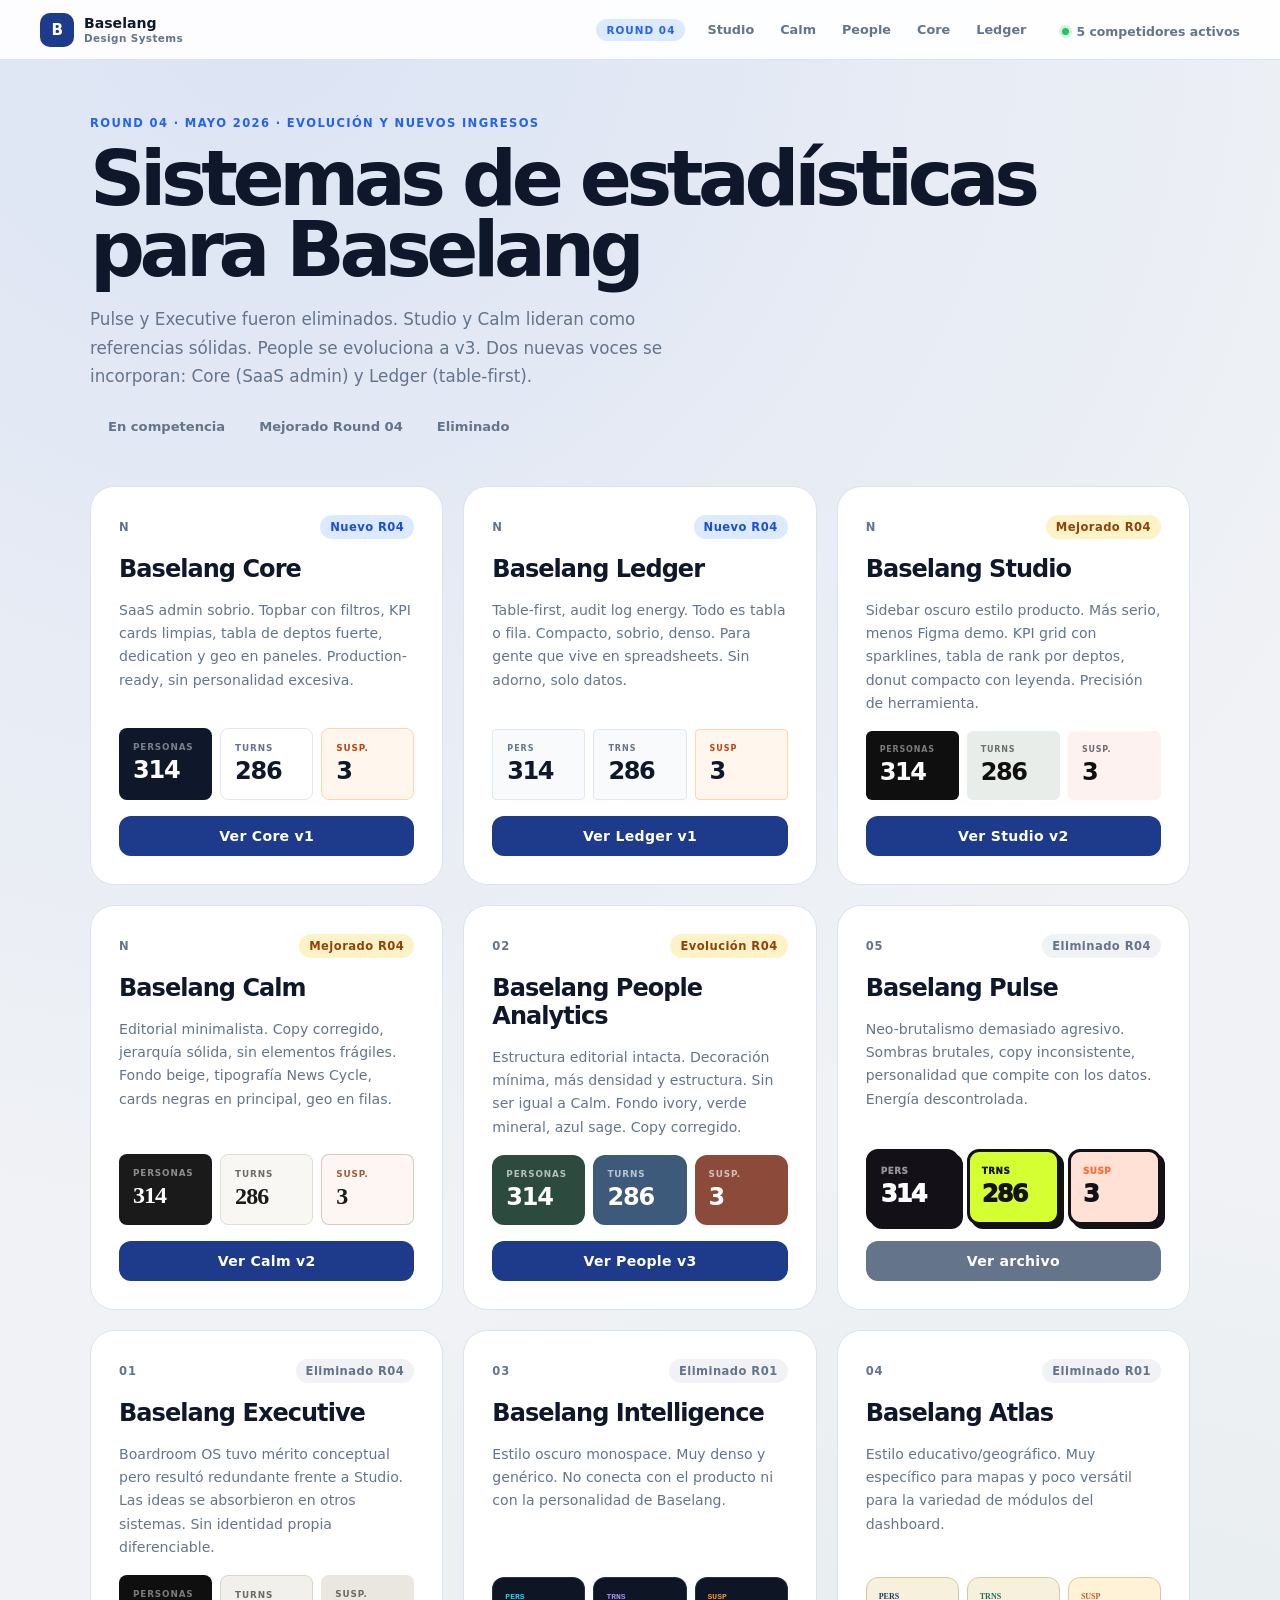
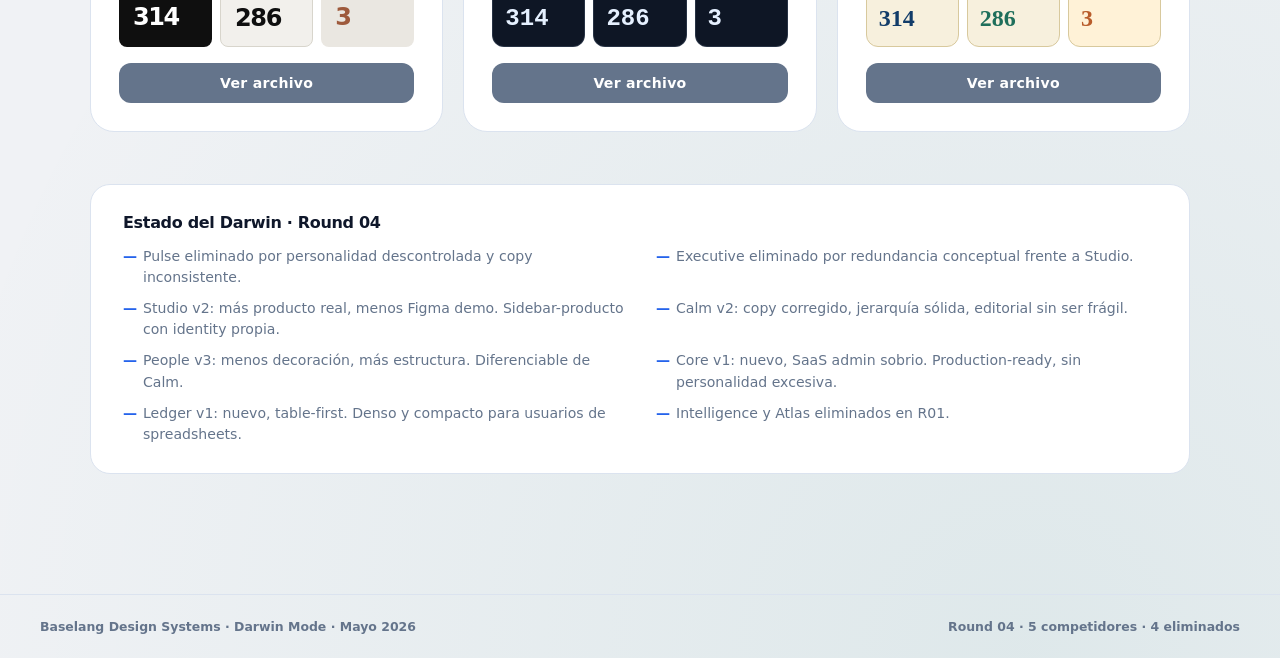
<file: index.html>
<!doctype html>
<html lang="es">
  <head>
    <meta charset="utf-8" />
    <meta name="viewport" content="width=device-width, initial-scale=1" />
    <title>Baselang Statistics — Darwin Mode</title>
    <link rel="stylesheet" href="styles/main.css" />
  </head>
  <body>
    <nav class="site-nav">
      <div class="nav-brand">
        <a href="index.html" class="nav-logo">B</a>
        <div class="nav-text">
          <span class="nav-title">Baselang</span>
          <span class="nav-sub">Design Systems</span>
        </div>
      </div>
      <div class="nav-links">
        <span class="nav-round">Round 04</span>
        <a href="studio.html" class="nav-link">Studio</a>
        <a href="calm.html" class="nav-link">Calm</a>
        <a href="people-analytics.html" class="nav-link">People</a>
        <a href="core.html" class="nav-link">Core</a>
        <a href="ledger.html" class="nav-link">Ledger</a>
      </div>
      <div class="nav-right">
        <span class="nav-status">
          <span class="nav-dot"></span>
          5 competidores activos
        </span>
      </div>
    </nav>

    <main class="site-main">
      <section class="sel-intro">
        <p class="sel-eyebrow">Round 04 · Mayo 2026 · Evolución y nuevos ingresos</p>
        <h1>Sistemas de estadísticas<br />para Baselang</h1>
        <p class="sel-lead">
          Pulse y Executive fueron eliminados. Studio y Calm lideran como referencias sólidas.
          People se evoluciona a v3. Dos nuevas voces se incorporan: Core (SaaS admin) y Ledger (table-first).
        </p>
        <div class="sel-legend">
          <span class="legend-item alive"><span class="legend-dot"></span>En competencia</span>
          <span class="legend-item imp"><span class="legend-dot"></span>Mejorado Round 04</span>
          <span class="legend-item dead"><span class="legend-dot"></span>Eliminado</span>
        </div>
      </section>

      <section class="sel-grid">
        <article class="sel-card sel-alive">
          <div class="sel-card-top">
            <span class="sel-card-num">N</span>
            <span class="sel-card-state sel-new">Nuevo R04</span>
          </div>
          <h2>Baselang Core</h2>
          <p>SaaS admin sobrio. Topbar con filtros, KPI cards limpias, tabla de deptos fuerte, dedication y geo en paneles. Production-ready, sin personalidad excesiva.</p>
          <div class="sel-card-preview">
            <div class="preview-block" style="background:#0f172a;color:white;border-radius:8px;padding:14px">
              <span style="font-size:0.55rem;font-weight:700;letter-spacing:0.1em;color:rgba(255,255,255,0.45)">PERSONAS</span>
              <strong style="font-size:1.5rem;font-weight:700;letter-spacing:-0.05em">314</strong>
            </div>
            <div class="preview-block" style="background:#ffffff;border:1px solid #e2e8f0;border-radius:8px;padding:14px">
              <span style="font-size:0.55rem;font-weight:700;letter-spacing:0.1em;color:#64748b">TURNS</span>
              <strong style="font-size:1.5rem;font-weight:700;letter-spacing:-0.05em;color:#0f172a">286</strong>
            </div>
            <div class="preview-block" style="background:#fff7ed;border:1px solid #fed7aa;border-radius:8px;padding:14px">
              <span style="font-size:0.55rem;font-weight:700;letter-spacing:0.1em;color:#c2410c">SUSP.</span>
              <strong style="font-size:1.5rem;font-weight:700;letter-spacing:-0.05em;color:#0f172a">3</strong>
            </div>
          </div>
          <a href="core.html" class="sel-card-cta">Ver Core v1</a>
        </article>

        <article class="sel-card sel-alive">
          <div class="sel-card-top">
            <span class="sel-card-num">N</span>
            <span class="sel-card-state sel-new">Nuevo R04</span>
          </div>
          <h2>Baselang Ledger</h2>
          <p>Table-first, audit log energy. Todo es tabla o fila. Compacto, sobrio, denso. Para gente que vive en spreadsheets. Sin adorno, solo datos.</p>
          <div class="sel-card-preview">
            <div class="preview-block" style="background:#f8fafc;border:1px solid #e2e8f0;border-radius:4px;padding:14px">
              <span style="font-size:0.5rem;font-weight:800;letter-spacing:0.12em;color:#64748b">PERS</span>
              <strong style="font-size:1.5rem;font-weight:800;letter-spacing:-0.06em;color:#0f172a">314</strong>
            </div>
            <div class="preview-block" style="background:#f8fafc;border:1px solid #e2e8f0;border-radius:4px;padding:14px">
              <span style="font-size:0.5rem;font-weight:800;letter-spacing:0.12em;color:#64748b">TRNS</span>
              <strong style="font-size:1.5rem;font-weight:800;letter-spacing:-0.06em;color:#0f172a">286</strong>
            </div>
            <div class="preview-block" style="background:#fff7ed;border:1px solid #fed7aa;border-radius:4px;padding:14px">
              <span style="font-size:0.5rem;font-weight:800;letter-spacing:0.12em;color:#c2410c">SUSP</span>
              <strong style="font-size:1.5rem;font-weight:800;letter-spacing:-0.06em;color:#0f172a">3</strong>
            </div>
          </div>
          <a href="ledger.html" class="sel-card-cta">Ver Ledger v1</a>
        </article>

        <article class="sel-card sel-alive sel-imp">
          <div class="sel-card-top">
            <span class="sel-card-num">N</span>
            <span class="sel-card-state sel-imp">Mejorado R04</span>
          </div>
          <h2>Baselang Studio</h2>
          <p>Sidebar oscuro estilo producto. Más serio, menos Figma demo. KPI grid con sparklines, tabla de rank por deptos, donut compacto con leyenda. Precisión de herramienta.</p>
          <div class="sel-card-preview">
            <div class="preview-block" style="background:#0f0f0f;color:white;border-radius:6px;padding:14px">
              <span style="font-size:0.5rem;font-weight:800;color:rgba(255,255,255,0.45);letter-spacing:0.1em">PERSONAS</span>
              <strong style="font-size:1.5rem;font-weight:800;letter-spacing:-0.06em">314</strong>
            </div>
            <div class="preview-block" style="background:#e8ede9;border-radius:6px;padding:14px">
              <span style="font-size:0.5rem;font-weight:800;color:#6e6e6e;letter-spacing:0.1em">TURNS</span>
              <strong style="font-size:1.5rem;font-weight:800;letter-spacing:-0.06em;color:#0f0f0f">286</strong>
            </div>
            <div class="preview-block" style="background:#fef2f0;border-radius:6px;padding:14px">
              <span style="font-size:0.5rem;font-weight:800;color:#6e6e6e;letter-spacing:0.1em">SUSP.</span>
              <strong style="font-size:1.5rem;font-weight:800;letter-spacing:-0.06em;color:#0f0f0f">3</strong>
            </div>
          </div>
          <a href="studio.html" class="sel-card-cta">Ver Studio v2</a>
        </article>

        <article class="sel-card sel-alive sel-imp">
          <div class="sel-card-top">
            <span class="sel-card-num">N</span>
            <span class="sel-card-state sel-imp">Mejorado R04</span>
          </div>
          <h2>Baselang Calm</h2>
          <p>Editorial minimalista. Copy corregido, jerarquía sólida, sin elementos frágiles. Fondo beige, tipografía News Cycle, cards negras en principal, geo en filas.</p>
          <div class="sel-card-preview">
            <div class="preview-block" style="background:#1a1a1a;color:white;border-radius:8px;padding:14px">
              <span style="font-size:0.55rem;font-weight:700;letter-spacing:0.1em;color:rgba(255,255,255,0.5)">PERSONAS</span>
              <strong style="font-size:1.5rem;font-weight:700;letter-spacing:-0.04em;font-family:Georgia,serif">314</strong>
            </div>
            <div class="preview-block" style="background:#f8f7f4;border:1px solid #e0ddd6;border-radius:8px;padding:14px">
              <span style="font-size:0.55rem;font-weight:700;letter-spacing:0.1em;color:#6b6b6b">TURNS</span>
              <strong style="font-size:1.5rem;font-weight:700;letter-spacing:-0.04em;font-family:Georgia,serif;color:#1a1a1a">286</strong>
            </div>
            <div class="preview-block" style="background:#fdf6f3;border:1px solid rgba(158,90,60,0.3);border-radius:8px;padding:14px">
              <span style="font-size:0.55rem;font-weight:700;letter-spacing:0.1em;color:#9e5a3c">SUSP.</span>
              <strong style="font-size:1.5rem;font-weight:700;letter-spacing:-0.04em;font-family:Georgia,serif;color:#1a1a1a">3</strong>
            </div>
          </div>
          <a href="calm.html" class="sel-card-cta">Ver Calm v2</a>
        </article>

        <article class="sel-card sel-alive sel-imp">
          <div class="sel-card-top">
            <span class="sel-card-num">02</span>
            <span class="sel-card-state sel-imp">Evolución R04</span>
          </div>
          <h2>Baselang People Analytics</h2>
          <p>Estructura editorial intacta. Decoración mínima, más densidad y estructura. Sin ser igual a Calm. Fondo ivory, verde mineral, azul sage. Copy corregido.</p>
          <div class="sel-card-preview">
            <div class="preview-block" style="background:#2d4a3e;color:white;border-radius:12px;padding:14px">
              <span style="font-size:0.55rem;font-weight:800;letter-spacing:0.1em;opacity:0.65">PERSONAS</span>
              <strong style="font-size:1.5rem;font-weight:700;letter-spacing:-0.05em">314</strong>
            </div>
            <div class="preview-block" style="background:#3d5a7a;color:white;border-radius:12px;padding:14px">
              <span style="font-size:0.55rem;font-weight:800;letter-spacing:0.1em;opacity:0.65">TURNS</span>
              <strong style="font-size:1.5rem;font-weight:700;letter-spacing:-0.05em">286</strong>
            </div>
            <div class="preview-block" style="background:#8b4a3a;color:white;border-radius:12px;padding:14px">
              <span style="font-size:0.55rem;font-weight:800;letter-spacing:0.1em;opacity:0.65">SUSP.</span>
              <strong style="font-size:1.5rem;font-weight:700;letter-spacing:-0.05em">3</strong>
            </div>
          </div>
          <a href="people-analytics.html" class="sel-card-cta">Ver People v3</a>
        </article>

        <article class="sel-card sel-dead">
          <div class="sel-card-top">
            <span class="sel-card-num">05</span>
            <span class="sel-card-state">Eliminado R04</span>
          </div>
          <h2>Baselang Pulse</h2>
          <p>Neo-brutalismo demasiado agresivo. Sombras brutales, copy inconsistente, personalidad que compite con los datos. Energía descontrolada.</p>
          <div class="sel-card-preview">
            <div class="preview-block" style="background:#141018;color:white;border:3px solid #141018;box-shadow:4px 4px 0 #141018">
              <span style="font-size:0.55rem;font-weight:950;letter-spacing:0.06em;color:rgba(255,255,255,0.55)">PERS</span>
              <strong style="font-size:1.5rem;font-weight:950;letter-spacing:-0.07em">314</strong>
            </div>
            <div class="preview-block" style="background:#d6ff31;border:3px solid #141018;box-shadow:4px 4px 0 #141018">
              <span style="font-size:0.55rem;font-weight:950;letter-spacing:0.06em;color:#141018">TRNS</span>
              <strong style="font-size:1.5rem;font-weight:950;letter-spacing:-0.07em;color:#141018">286</strong>
            </div>
            <div class="preview-block" style="background:#ffe2d5;border:3px solid #141018;box-shadow:4px 4px 0 #141018">
              <span style="font-size:0.55rem;font-weight:950;letter-spacing:0.06em;color:#ff6b35">SUSP</span>
              <strong style="font-size:1.5rem;font-weight:950;letter-spacing:-0.07em;color:#141018">3</strong>
            </div>
          </div>
          <a href="archived/pulse.html" class="sel-card-cta sel-card-archived">Ver archivo</a>
        </article>

        <article class="sel-card sel-dead">
          <div class="sel-card-top">
            <span class="sel-card-num">01</span>
            <span class="sel-card-state">Eliminado R04</span>
          </div>
          <h2>Baselang Executive</h2>
          <p>Boardroom OS tuvo mérito conceptual pero resultó redundante frente a Studio. Las ideas se absorbieron en otros sistemas. Sin identidad propia diferenciable.</p>
          <div class="sel-card-preview">
            <div class="preview-block" style="background:#0f0f0f;color:white;border-radius:8px;padding:14px">
              <span style="font-size:0.55rem;font-weight:800;letter-spacing:0.1em;color:rgba(255,255,255,0.45)">PERSONAS</span>
              <strong style="font-size:1.5rem;font-weight:900;letter-spacing:-0.06em">314</strong>
            </div>
            <div class="preview-block" style="background:#f2f0ec;border:1px solid #d8d5cc;border-radius:8px;padding:14px">
              <span style="font-size:0.55rem;font-weight:800;letter-spacing:0.1em;color:#6e6a62">TURNS</span>
              <strong style="font-size:1.5rem;font-weight:900;letter-spacing:-0.06em;color:#0f0f0f">286</strong>
            </div>
            <div class="preview-block" style="background:#eae7e1;border-radius:8px;padding:14px">
              <span style="font-size:0.55rem;font-weight:800;letter-spacing:0.1em;color:#6e6a62">SUSP.</span>
              <strong style="font-size:1.5rem;font-weight:900;letter-spacing:-0.06em;color:#9e5a3c">3</strong>
            </div>
          </div>
          <a href="archived/executive.html" class="sel-card-cta sel-card-archived">Ver archivo</a>
        </article>

        <article class="sel-card sel-dead">
          <div class="sel-card-top">
            <span class="sel-card-num">03</span>
            <span class="sel-card-state">Eliminado R01</span>
          </div>
          <h2>Baselang Intelligence</h2>
          <p>Estilo oscuro monospace. Muy denso y genérico. No conecta con el producto ni con la personalidad de Baselang.</p>
          <div class="sel-card-preview">
            <div class="preview-block" style="background:#0e1625;border:1px solid rgba(141,162,189,0.2)">
              <span style="font-size:0.5rem;font-weight:800;color:#22d3ee;font-family:monospace">PERS</span>
              <strong style="font-size:1.5rem;font-weight:800;color:#e5f0ff;font-family:monospace">314</strong>
            </div>
            <div class="preview-block" style="background:#0e1625;border:1px solid rgba(141,162,189,0.2)">
              <span style="font-size:0.5rem;font-weight:800;color:#a78bfa;font-family:monospace">TRNS</span>
              <strong style="font-size:1.5rem;font-weight:800;color:#e5f0ff;font-family:monospace">286</strong>
            </div>
            <div class="preview-block" style="background:#0e1625;border:1px solid rgba(141,162,189,0.2)">
              <span style="font-size:0.5rem;font-weight:800;color:#fb923c;font-family:monospace">SUSP</span>
              <strong style="font-size:1.5rem;font-weight:800;color:#e5f0ff;font-family:monospace">3</strong>
            </div>
          </div>
          <a href="archived/intelligence.html" class="sel-card-cta sel-card-archived">Ver archivo</a>
        </article>

        <article class="sel-card sel-dead">
          <div class="sel-card-top">
            <span class="sel-card-num">04</span>
            <span class="sel-card-state">Eliminado R01</span>
          </div>
          <h2>Baselang Atlas</h2>
          <p>Estilo educativo/geográfico. Muy específico para mapas y poco versátil para la variedad de módulos del dashboard.</p>
          <div class="sel-card-preview">
            <div class="preview-block" style="background:#f7f0dd;border:1px solid #d8c99d">
              <span style="font-size:0.5rem;font-weight:900;color:#123c69;font-family:serif">PERS</span>
              <strong style="font-size:1.5rem;font-weight:700;color:#123c69;font-family:serif">314</strong>
            </div>
            <div class="preview-block" style="background:#f7f0dd;border:1px solid #d8c99d">
              <span style="font-size:0.5rem;font-weight:900;color:#1f6f5b;font-family:serif">TRNS</span>
              <strong style="font-size:1.5rem;font-weight:700;color:#1f6f5b;font-family:serif">286</strong>
            </div>
            <div class="preview-block" style="background:#fff2d7;border:1px solid #d8c99d">
              <span style="font-size:0.5rem;font-weight:900;color:#b95d2b;font-family:serif">SUSP</span>
              <strong style="font-size:1.5rem;font-weight:700;color:#b95d2b;font-family:serif">3</strong>
            </div>
          </div>
          <a href="archived/atlas.html" class="sel-card-cta sel-card-archived">Ver archivo</a>
        </article>
      </section>

      <section class="sel-rules">
        <h3>Estado del Darwin · Round 04</h3>
        <ul>
          <li>Pulse eliminado por personalidad descontrolada y copy inconsistente.</li>
          <li>Executive eliminado por redundancia conceptual frente a Studio.</li>
          <li>Studio v2: más producto real, menos Figma demo. Sidebar-producto con identity propia.</li>
          <li>Calm v2: copy corregido, jerarquía sólida, editorial sin ser frágil.</li>
          <li>People v3: menos decoración, más estructura. Diferenciable de Calm.</li>
          <li>Core v1: nuevo, SaaS admin sobrio. Production-ready, sin personalidad excesiva.</li>
          <li>Ledger v1: nuevo, table-first. Denso y compacto para usuarios de spreadsheets.</li>
          <li>Intelligence y Atlas eliminados en R01.</li>
        </ul>
      </section>
    </main>

    <footer class="site-footer">
      <span>Baselang Design Systems · Darwin Mode · Mayo 2026</span>
      <span>Round 04 · 5 competidores · 4 eliminados</span>
    </footer>
  </body>
</html>
</file>
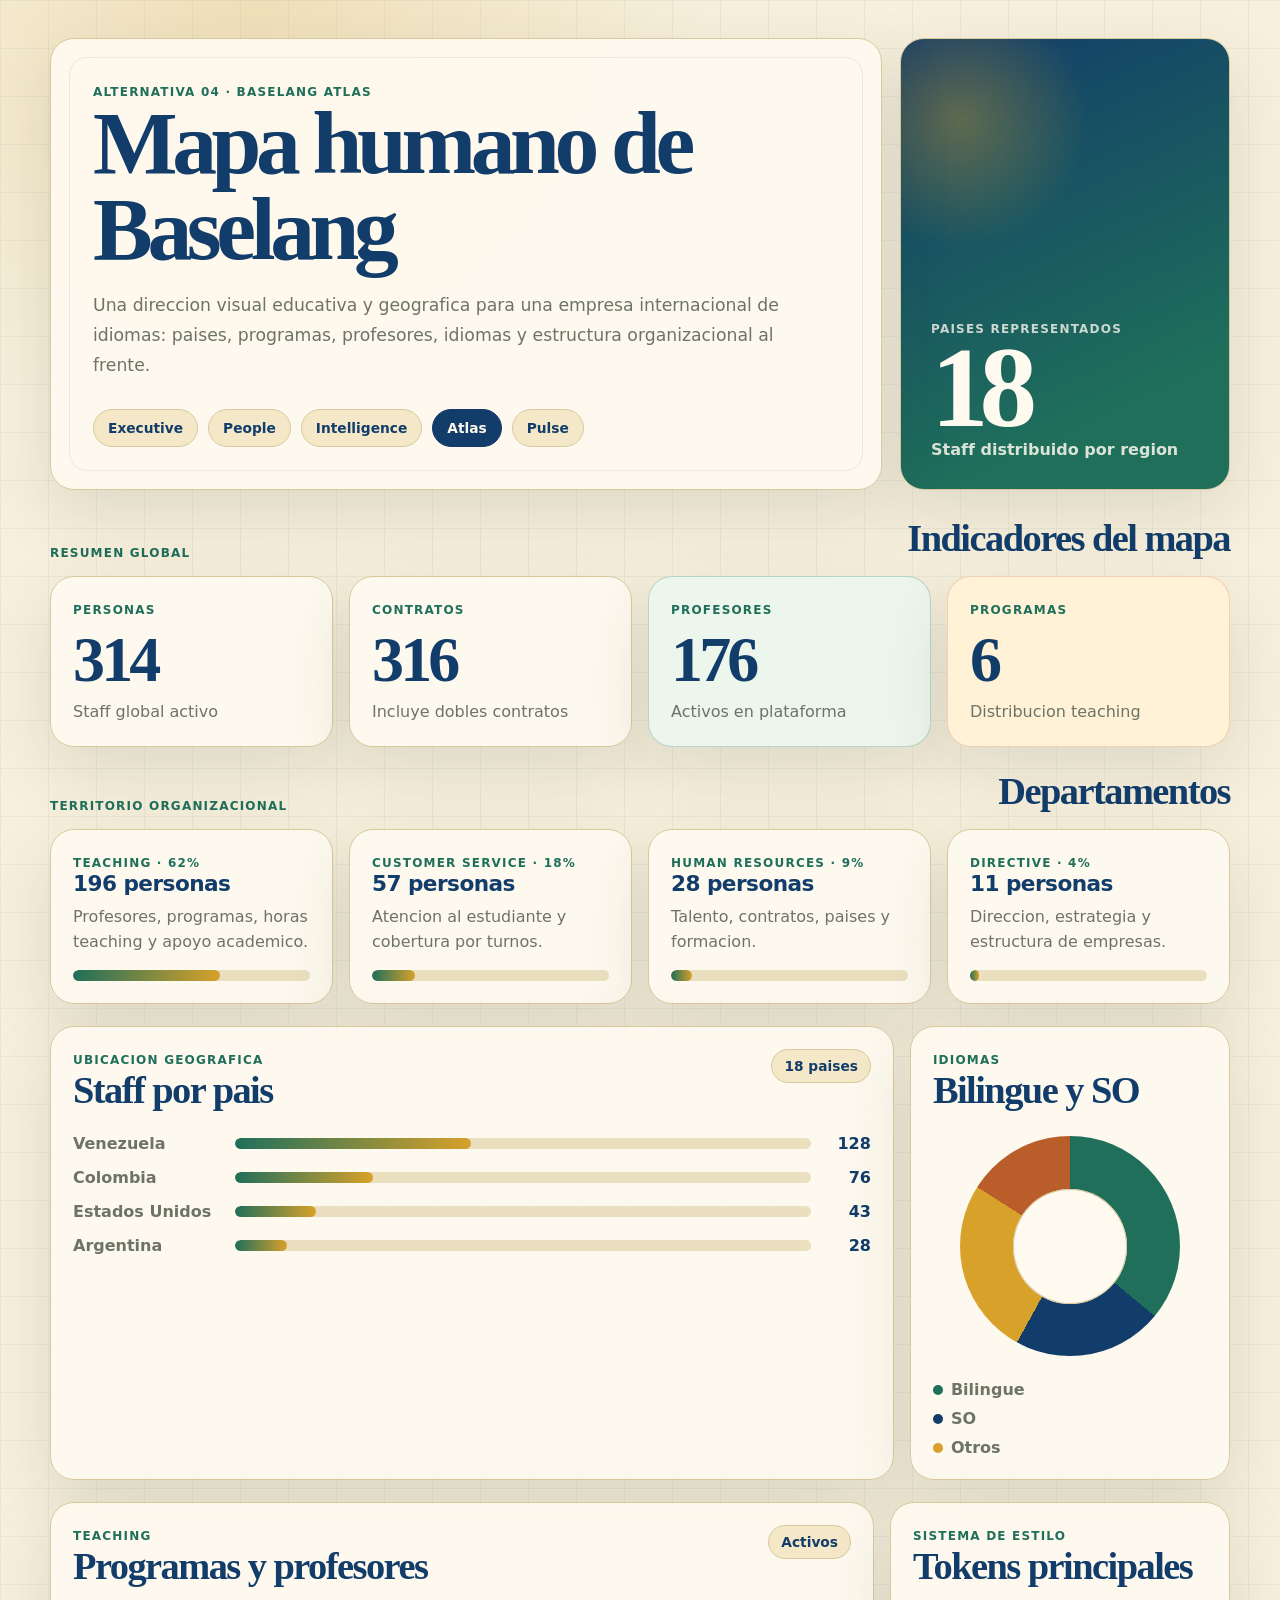
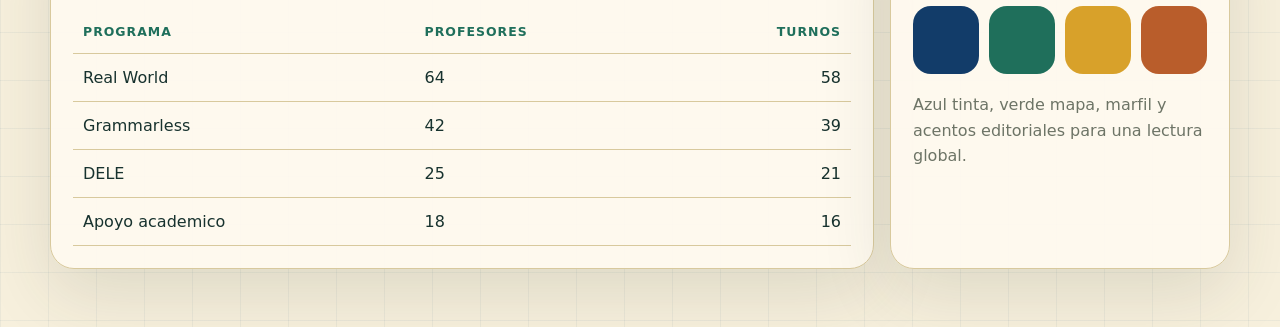
<file: atlas.html>
<!doctype html>
<html lang="es">
  <head>
    <meta charset="utf-8" />
    <meta name="viewport" content="width=device-width, initial-scale=1" />
    <title>Baselang Atlas</title>
    <link rel="stylesheet" href="styles/atlas.css" />
  </head>
  <body>
    <main class="page-shell">
      <header class="hero">
        <div class="hero-content">
          <p class="eyebrow">Alternativa 04 · Baselang Atlas</p>
          <h1>Mapa humano de Baselang</h1>
          <p class="lead">
            Una direccion visual educativa y geografica para una empresa internacional de idiomas:
            paises, programas, profesores, idiomas y estructura organizacional al frente.
          </p>
          <nav class="switcher" aria-label="Alternativas de estilo">
            <a href="executive.html">Executive</a>
            <a href="people-analytics.html">People</a>
            <a href="intelligence.html">Intelligence</a>
            <a class="active" href="atlas.html">Atlas</a>
            <a href="pulse.html">Pulse</a>
          </nav>
        </div>
        <aside class="hero-panel">
          <span class="panel-label">Paises representados</span>
          <strong class="panel-number">18</strong>
          <span class="panel-caption">Staff distribuido por region</span>
        </aside>
      </header>

      <section class="section">
        <div class="section-heading"><p class="section-kicker">Resumen global</p><h2>Indicadores del mapa</h2></div>
        <div class="grid kpi-grid">
          <article class="metric-card"><span class="metric-label">Personas</span><strong class="metric-value">314</strong><span class="metric-note">Staff global activo</span></article>
          <article class="metric-card"><span class="metric-label">Contratos</span><strong class="metric-value">316</strong><span class="metric-note">Incluye dobles contratos</span></article>
          <article class="metric-card accent"><span class="metric-label">Profesores</span><strong class="metric-value">176</strong><span class="metric-note">Activos en plataforma</span></article>
          <article class="metric-card warn"><span class="metric-label">Programas</span><strong class="metric-value">6</strong><span class="metric-note">Distribucion teaching</span></article>
        </div>
      </section>

      <section class="section">
        <div class="section-heading"><p class="section-kicker">Territorio organizacional</p><h2>Departamentos</h2></div>
        <div class="grid department-grid">
          <article class="department-card"><span class="department-meta">Teaching · 62%</span><h3>196 personas</h3><p>Profesores, programas, horas teaching y apoyo academico.</p><div class="progress"><span style="--value: 62%"></span></div></article>
          <article class="department-card"><span class="department-meta">Customer Service · 18%</span><h3>57 personas</h3><p>Atencion al estudiante y cobertura por turnos.</p><div class="progress"><span style="--value: 18%"></span></div></article>
          <article class="department-card"><span class="department-meta">Human Resources · 9%</span><h3>28 personas</h3><p>Talento, contratos, paises y formacion.</p><div class="progress"><span style="--value: 9%"></span></div></article>
          <article class="department-card"><span class="department-meta">Directive · 4%</span><h3>11 personas</h3><p>Direccion, estrategia y estructura de empresas.</p><div class="progress"><span style="--value: 4%"></span></div></article>
        </div>
      </section>

      <section class="section analytics-layout">
        <article class="chart-card wide">
          <div class="chart-header"><div><p class="section-kicker">Ubicacion geografica</p><h2>Staff por pais</h2></div><span class="badge">18 paises</span></div>
          <div class="bars">
            <div class="bar-row"><span class="bar-label">Venezuela</span><div class="bar-track"><span style="--value: 41%"></span></div><strong>128</strong></div>
            <div class="bar-row"><span class="bar-label">Colombia</span><div class="bar-track"><span style="--value: 24%"></span></div><strong>76</strong></div>
            <div class="bar-row"><span class="bar-label">Estados Unidos</span><div class="bar-track"><span style="--value: 14%"></span></div><strong>43</strong></div>
            <div class="bar-row"><span class="bar-label">Argentina</span><div class="bar-track"><span style="--value: 9%"></span></div><strong>28</strong></div>
          </div>
        </article>
        <article class="chart-card">
          <p class="section-kicker">Idiomas</p>
          <h2>Bilingue y SO</h2>
          <div class="donut" aria-label="Bilingue 36%, SO 22%, otros 42%"></div>
          <div class="donut-legend"><span><i class="dot one"></i>Bilingue</span><span><i class="dot two"></i>SO</span><span><i class="dot three"></i>Otros</span></div>
        </article>
      </section>

      <section class="section split">
        <article class="table-card">
          <div class="chart-header"><div><p class="section-kicker">Teaching</p><h2>Programas y profesores</h2></div><span class="badge">Activos</span></div>
          <table class="data-table">
            <thead><tr><th>Programa</th><th>Profesores</th><th>Turnos</th></tr></thead>
            <tbody>
              <tr><td>Real World</td><td>64</td><td>58</td></tr>
              <tr><td>Grammarless</td><td>42</td><td>39</td></tr>
              <tr><td>DELE</td><td>25</td><td>21</td></tr>
              <tr><td>Apoyo academico</td><td>18</td><td>16</td></tr>
            </tbody>
          </table>
        </article>
        <article class="chart-card">
          <p class="section-kicker">Sistema de estilo</p>
          <h2>Tokens principales</h2>
          <div class="swatches"><span class="swatch primary"></span><span class="swatch secondary"></span><span class="swatch accent-swatch"></span><span class="swatch warning-swatch"></span></div>
          <p class="token-copy">Azul tinta, verde mapa, marfil y acentos editoriales para una lectura global.</p>
        </article>
      </section>
    </main>
  </body>
</html>
</file>
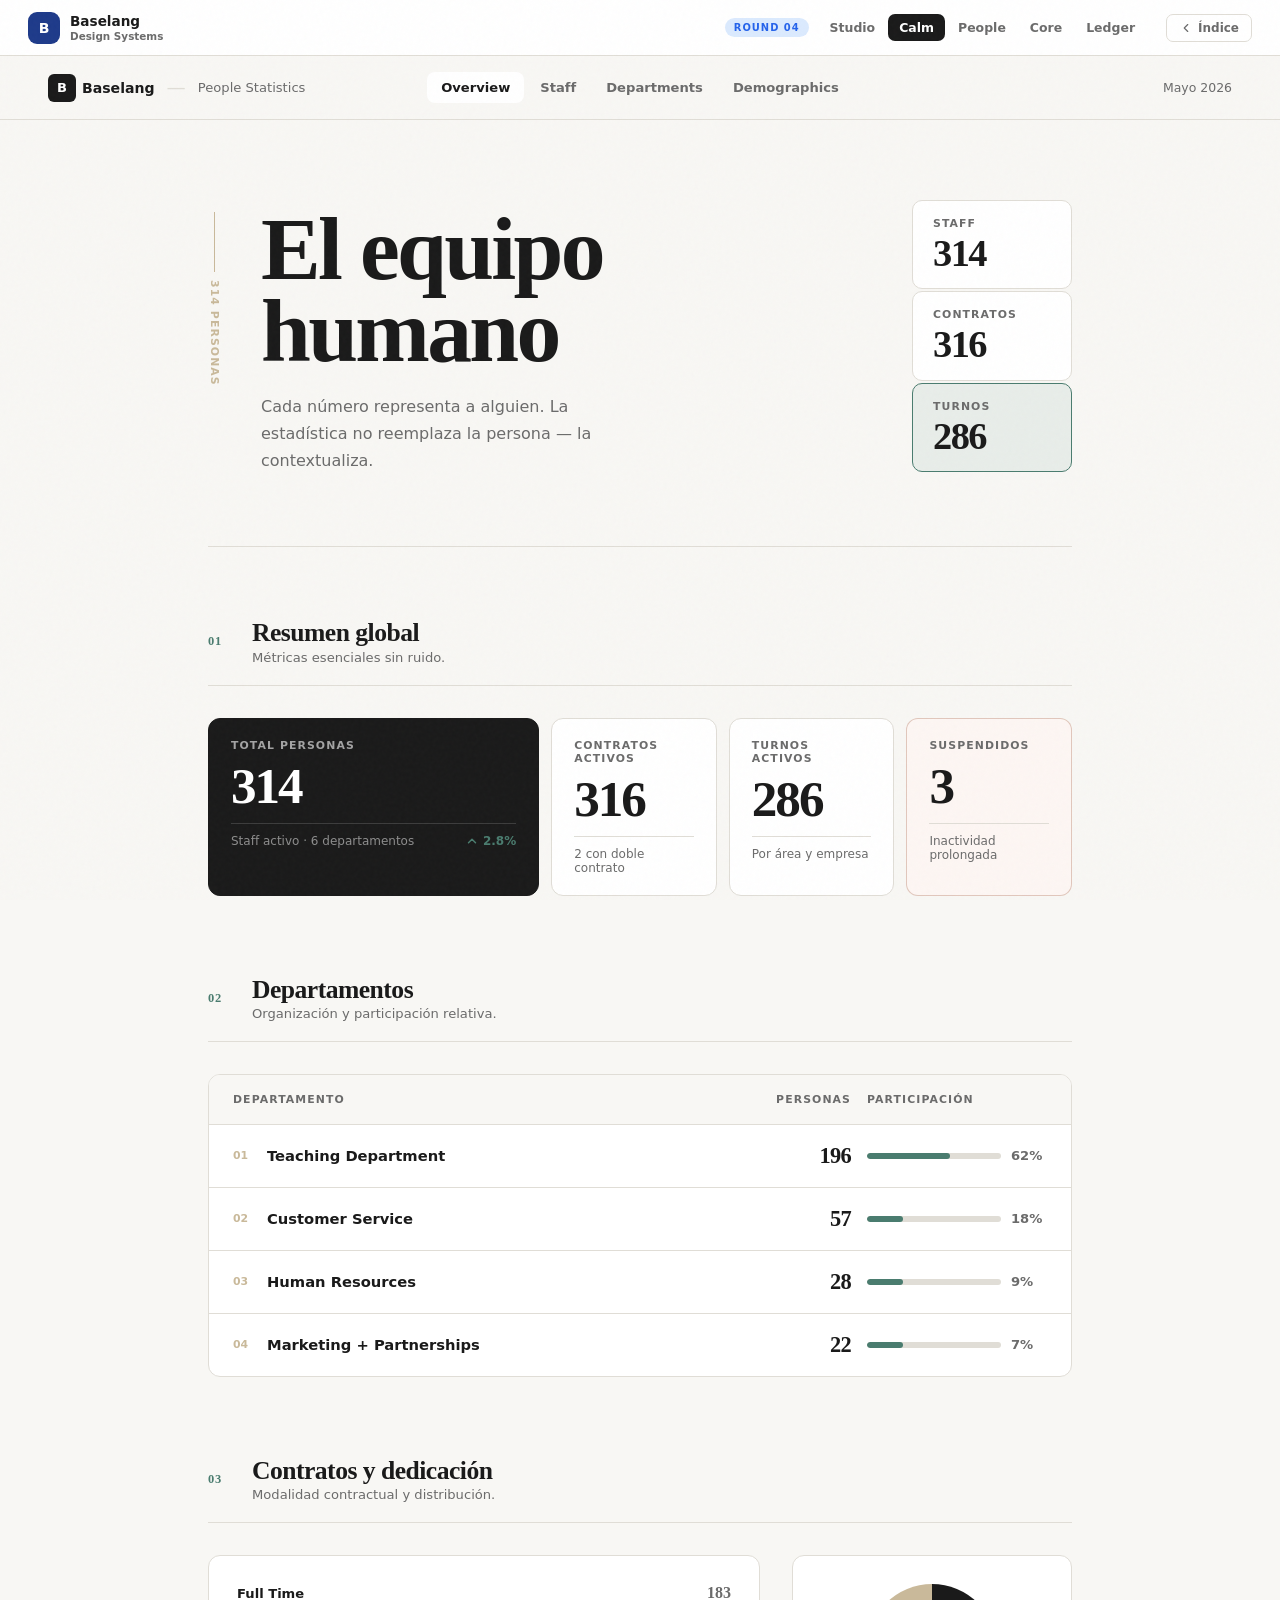
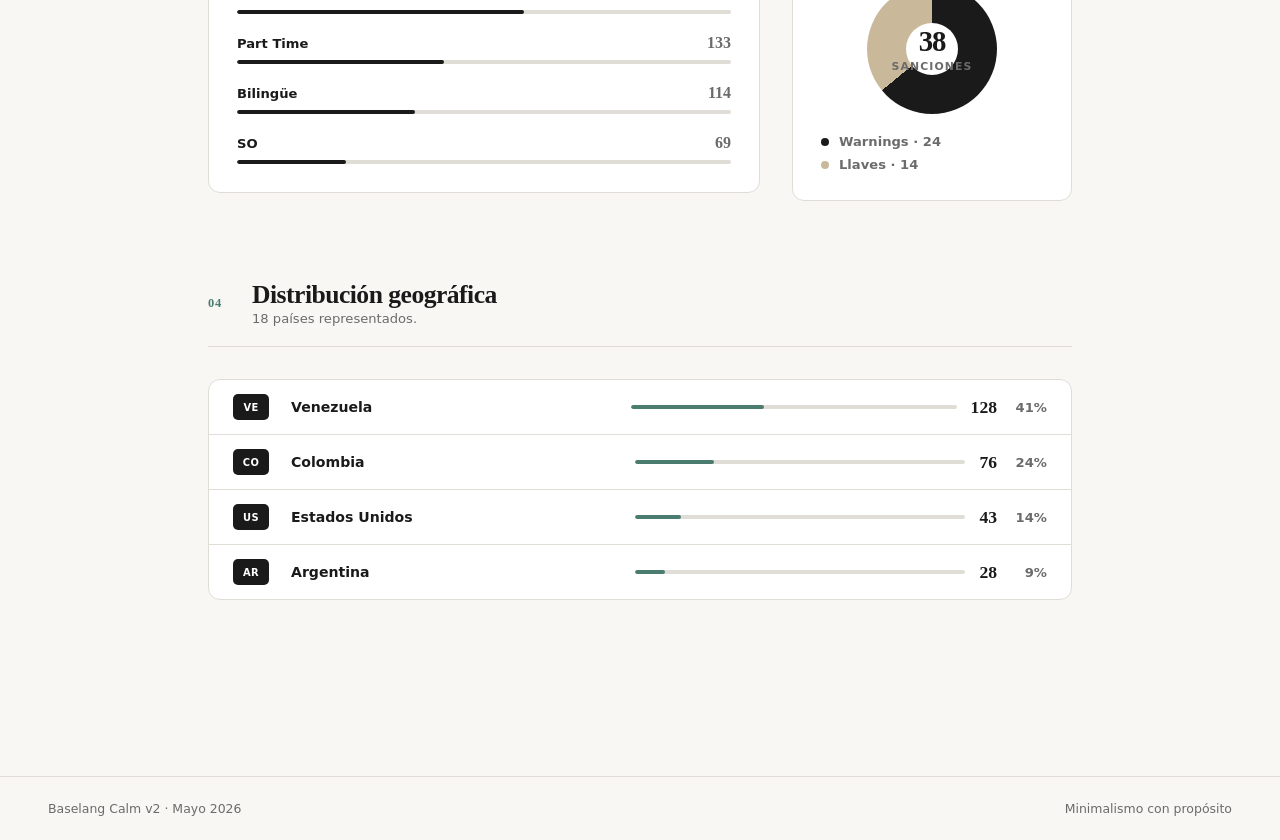
<file: calm.html>
<!doctype html>
<html lang="es">
  <head>
    <meta charset="utf-8" />
    <meta name="viewport" content="width=device-width, initial-scale=1" />
    <title>Baselang Calm</title>
    <link rel="stylesheet" href="styles/calm.css" />
  </head>
  <body>
    <div class="noise-layer"></div>

    <nav class="site-nav">
      <div class="nav-brand">
        <a href="index.html" class="nav-logo">B</a>
        <div class="nav-text">
          <span class="nav-title">Baselang</span>
          <span class="nav-sub">Design Systems</span>
        </div>
      </div>
      <div class="nav-links">
        <span class="nav-round">Round 04</span>
        <a href="studio.html" class="nav-link">Studio</a>
        <a href="calm.html" class="nav-link active">Calm</a>
        <a href="people-analytics.html" class="nav-link">People</a>
        <a href="core.html" class="nav-link">Core</a>
        <a href="ledger.html" class="nav-link">Ledger</a>
      </div>
      <div class="nav-right">
        <a href="index.html" class="nav-back">
          <svg width="14" height="14" viewBox="0 0 24 24" fill="none" stroke="currentColor" stroke-width="2" stroke-linecap="round" stroke-linejoin="round"><polyline points="15,18 9,12 15,6"/></svg>
          Índice
        </a>
      </div>
    </nav>

    <header class="masthead">
      <div class="masthead-left">
        <div class="wordmark">
          <span class="wm-b">B</span>
          <span class="wm-name">Baselang</span>
        </div>
        <span class="masthead-sep">—</span>
        <span class="masthead-sub">People Statistics</span>
      </div>
      <nav class="masthead-nav">
        <a href="#" class="mnav active">Overview</a>
        <a href="#" class="mnav">Staff</a>
        <a href="#" class="mnav">Departments</a>
        <a href="#" class="mnav">Demographics</a>
      </nav>
      <div class="masthead-right">
        <time class="masthead-time">Mayo 2026</time>
      </div>
    </header>

    <main class="viewport">
      <section class="hero-scene">
        <div class="hero-annotation">
          <span class="ha-line"></span>
          <span class="ha-label">314 personas</span>
        </div>
        <div class="hero-text">
          <h1 class="hero-title">El equipo<br />humano</h1>
          <p class="hero-sub">
            Cada número representa a alguien. La estadística no reemplaza la persona —
            la contextualiza.
          </p>
        </div>
        <div class="hero-nums">
          <div class="hn-block">
            <span class="hn-label">Staff</span>
            <strong class="hn-val">314</strong>
          </div>
          <div class="hn-block">
            <span class="hn-label">Contratos</span>
            <strong class="hn-val">316</strong>
          </div>
          <div class="hn-block hn-accent">
            <span class="hn-label">Turnos</span>
            <strong class="hn-val">286</strong>
          </div>
        </div>
      </section>

      <section class="scene">
        <div class="scene-label">
          <span class="sl-num">01</span>
          <div class="sl-text">
            <h2 class="sl-title">Resumen global</h2>
            <p class="sl-sub">Métricas esenciales sin ruido.</p>
          </div>
        </div>

        <div class="cards-calm">
          <article class="ccard ccard-main">
            <span class="ccard-kicker">Total personas</span>
            <strong class="ccard-big">314</strong>
            <div class="ccard-foot">
              <span class="ccard-meta">Staff activo · 6 departamentos</span>
              <div class="ccard-trend up">
                <svg width="14" height="14" viewBox="0 0 24 24" fill="none" stroke="currentColor" stroke-width="2.5" stroke-linecap="round" stroke-linejoin="round"><polyline points="18,15 12,9 6,15"/></svg>
                2.8%
              </div>
            </div>
          </article>

          <article class="ccard">
            <span class="ccard-kicker">Contratos activos</span>
            <strong class="ccard-big">316</strong>
            <div class="ccard-foot">
              <span class="ccard-meta">2 con doble contrato</span>
            </div>
          </article>

          <article class="ccard">
            <span class="ccard-kicker">Turnos activos</span>
            <strong class="ccard-big">286</strong>
            <div class="ccard-foot">
              <span class="ccard-meta">Por área y empresa</span>
            </div>
          </article>

          <article class="ccard ccard-warn">
            <span class="ccard-kicker">Suspendidos</span>
            <strong class="ccard-big">3</strong>
            <div class="ccard-foot">
              <span class="ccard-meta">Inactividad prolongada</span>
            </div>
          </article>
        </div>
      </section>

      <section class="scene">
        <div class="scene-label">
          <span class="sl-num">02</span>
          <div class="sl-text">
            <h2 class="sl-title">Departamentos</h2>
            <p class="sl-sub">Organización y participación relativa.</p>
          </div>
        </div>

        <div class="dept-calm">
          <div class="dc-row dc-head">
            <span>Departamento</span>
            <span>Personas</span>
            <span>Participación</span>
          </div>
          <article class="dc-row">
            <div class="dc-name">
              <span class="dc-rank">01</span>
              <span class="dc-label">Teaching Department</span>
            </div>
            <strong class="dc-val">196</strong>
            <div class="dc-pct">
              <div class="dc-bar"><span style="--w:62%"></span></div>
              <span>62%</span>
            </div>
          </article>
          <article class="dc-row">
            <div class="dc-name">
              <span class="dc-rank">02</span>
              <span class="dc-label">Customer Service</span>
            </div>
            <strong class="dc-val">57</strong>
            <div class="dc-pct">
              <div class="dc-bar"><span style="--w:18%"></span></div>
              <span>18%</span>
            </div>
          </article>
          <article class="dc-row">
            <div class="dc-name">
              <span class="dc-rank">03</span>
              <span class="dc-label">Human Resources</span>
            </div>
            <strong class="dc-val">28</strong>
            <div class="dc-pct">
              <div class="dc-bar"><span style="--w:9%"></span></div>
              <span>9%</span>
            </div>
          </article>
          <article class="dc-row">
            <div class="dc-name">
              <span class="dc-rank">04</span>
              <span class="dc-label">Marketing + Partnerships</span>
            </div>
            <strong class="dc-val">22</strong>
            <div class="dc-pct">
              <div class="dc-bar"><span style="--w:7%"></span></div>
              <span>7%</span>
            </div>
          </article>
        </div>
      </section>

      <section class="scene">
        <div class="scene-label">
          <span class="sl-num">03</span>
          <div class="sl-text">
            <h2 class="sl-title">Contratos y dedicación</h2>
            <p class="sl-sub">Modalidad contractual y distribución.</p>
          </div>
        </div>

        <div class="split-calm">
          <div class="bars-calm">
            <div class="bc-item">
              <div class="bc-head">
                <span class="bc-label">Full Time</span>
                <strong class="bc-val">183</strong>
              </div>
              <div class="bc-track"><span style="--w:58%"></span></div>
            </div>
            <div class="bc-item">
              <div class="bc-head">
                <span class="bc-label">Part Time</span>
                <strong class="bc-val">133</strong>
              </div>
              <div class="bc-track"><span style="--w:42%"></span></div>
            </div>
            <div class="bc-item">
              <div class="bc-head">
                <span class="bc-label">Bilingüe</span>
                <strong class="bc-val">114</strong>
              </div>
              <div class="bc-track"><span style="--w:36%"></span></div>
            </div>
            <div class="bc-item">
              <div class="bc-head">
                <span class="bc-label">SO</span>
                <strong class="bc-val">69</strong>
              </div>
              <div class="bc-track"><span style="--w:22%"></span></div>
            </div>
          </div>

          <div class="sancion-calm">
            <div class="sc-circle">
              <div class="sc-donut"></div>
              <div class="sc-inner">
                <strong>38</strong>
                <span>Sanciones</span>
              </div>
            </div>
            <div class="sc-legend">
              <div class="sc-l"><span class="sc-dot s-a"></span>Warnings · 24</div>
              <div class="sc-l"><span class="sc-dot s-b"></span>Llaves · 14</div>
            </div>
          </div>
        </div>
      </section>

      <section class="scene">
        <div class="scene-label">
          <span class="sl-num">04</span>
          <div class="sl-text">
            <h2 class="sl-title">Distribución geográfica</h2>
            <p class="sl-sub">18 países representados.</p>
          </div>
        </div>

        <div class="geo-list">
          <article class="gl-row">
            <span class="gl-flag">VE</span>
            <span class="gl-country">Venezuela</span>
            <div class="gl-bar"><span style="--w:41%"></span></div>
            <strong class="gl-n">128</strong>
            <span class="gl-pct">41%</span>
          </article>
          <article class="gl-row">
            <span class="gl-flag">CO</span>
            <span class="gl-country">Colombia</span>
            <div class="gl-bar"><span style="--w:24%"></span></div>
            <strong class="gl-n">76</strong>
            <span class="gl-pct">24%</span>
          </article>
          <article class="gl-row">
            <span class="gl-flag">US</span>
            <span class="gl-country">Estados Unidos</span>
            <div class="gl-bar"><span style="--w:14%"></span></div>
            <strong class="gl-n">43</strong>
            <span class="gl-pct">14%</span>
          </article>
          <article class="gl-row">
            <span class="gl-flag">AR</span>
            <span class="gl-country">Argentina</span>
            <div class="gl-bar"><span style="--w:9%"></span></div>
            <strong class="gl-n">28</strong>
            <span class="gl-pct">9%</span>
          </article>
        </div>
      </section>
    </main>

    <footer class="quiet-footer">
      <span>Baselang Calm v2 · Mayo 2026</span>
      <span>Minimalismo con propósito</span>
    </footer>
  </body>
</html>
</file>
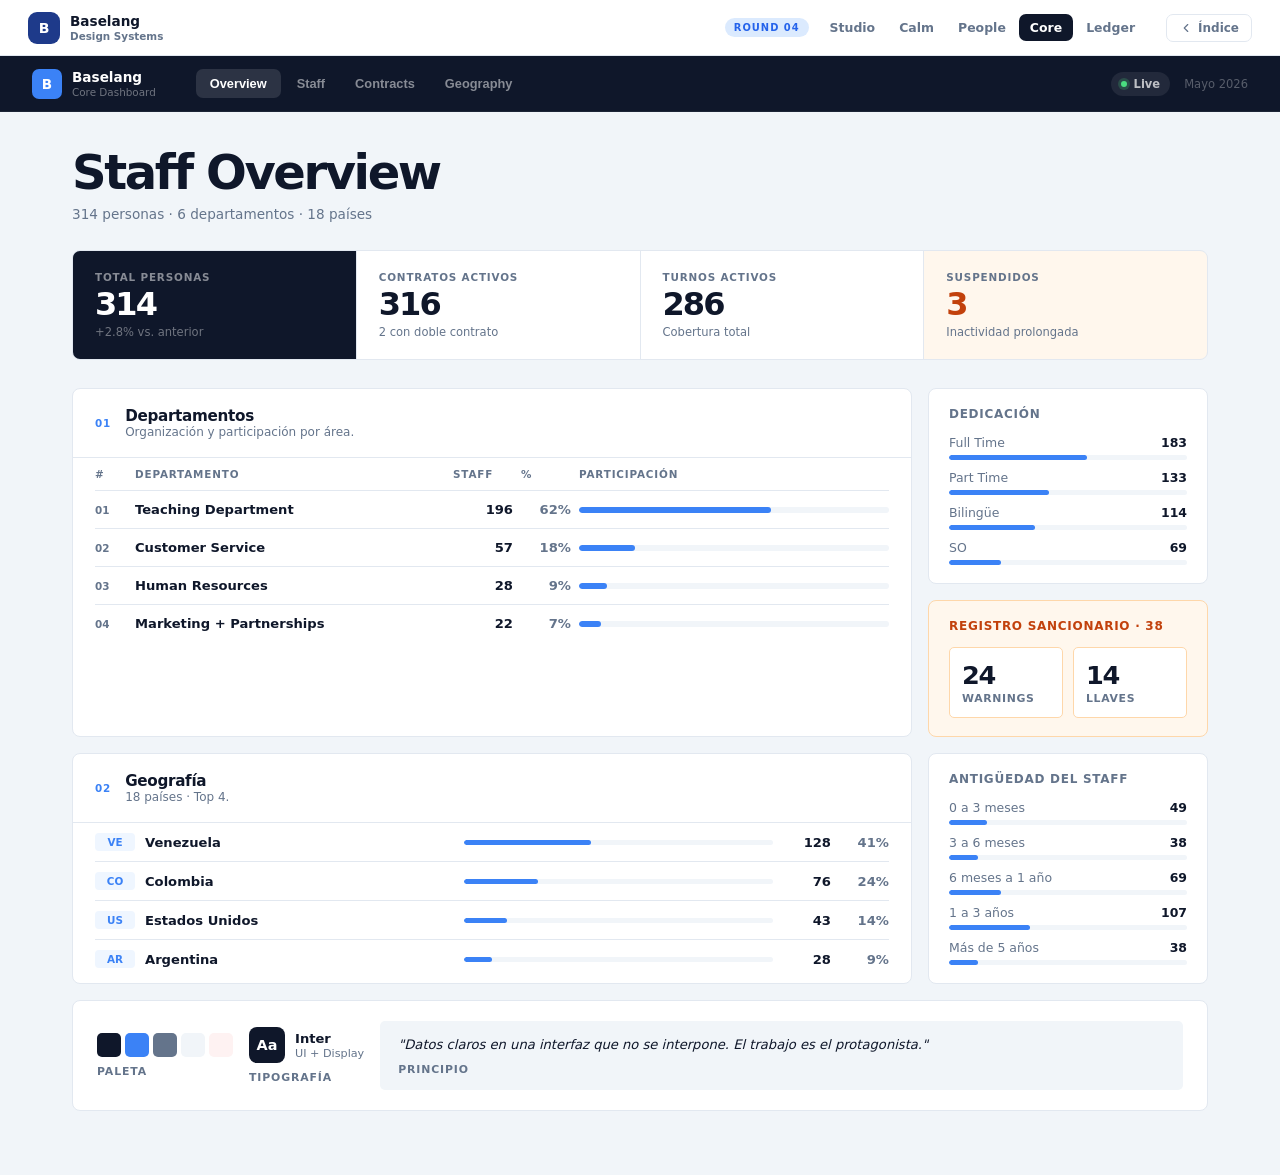
<file: core.html>
<!doctype html>
<html lang="es">
  <head>
    <meta charset="utf-8" />
    <meta name="viewport" content="width=device-width, initial-scale=1" />
    <title>Baselang Core</title>
    <link rel="stylesheet" href="styles/core.css" />
  </head>
  <body>
    <nav class="site-nav">
      <div class="nav-brand">
        <a href="index.html" class="nav-logo">B</a>
        <div class="nav-text">
          <span class="nav-title">Baselang</span>
          <span class="nav-sub">Design Systems</span>
        </div>
      </div>
      <div class="nav-links">
        <span class="nav-round">Round 04</span>
        <a href="studio.html" class="nav-link">Studio</a>
        <a href="calm.html" class="nav-link">Calm</a>
        <a href="people-analytics.html" class="nav-link">People</a>
        <a href="core.html" class="nav-link active">Core</a>
        <a href="ledger.html" class="nav-link">Ledger</a>
      </div>
      <div class="nav-right">
        <a href="index.html" class="nav-back">
          <svg width="14" height="14" viewBox="0 0 24 24" fill="none" stroke="currentColor" stroke-width="2" stroke-linecap="round" stroke-linejoin="round"><polyline points="15,18 9,12 15,6"/></svg>
          Índice
        </a>
      </div>
    </nav>

    <header class="topbar">
      <div class="tb-brand">
        <div class="tbb-logo">B</div>
        <div class="tbb-text">
          <span class="tbb-name">Baselang</span>
          <span class="tbb-sub">Core Dashboard</span>
        </div>
      </div>
      <div class="tb-filters">
        <button class="tf-btn tf-active">Overview</button>
        <button class="tf-btn">Staff</button>
        <button class="tf-btn">Contracts</button>
        <button class="tf-btn">Geography</button>
      </div>
      <div class="tb-meta">
        <span class="tbm-live">
          <span class="tbm-dot"></span>
          Live
        </span>
        <span class="tbm-date">Mayo 2026</span>
      </div>
    </header>

    <div class="page-wrap">
      <main class="core-main">
        <div class="cm-head">
          <h1 class="cm-title">Staff Overview</h1>
          <p class="cm-sub">314 personas · 6 departamentos · 18 países</p>
        </div>

        <div class="kpi-ribbon">
          <div class="kr-item kr-primary">
            <span class="kr-label">Total personas</span>
            <strong class="kr-val">314</strong>
            <span class="kr-meta">+2.8% vs. anterior</span>
          </div>
          <div class="kr-item">
            <span class="kr-label">Contratos activos</span>
            <strong class="kr-val">316</strong>
            <span class="kr-meta">2 con doble contrato</span>
          </div>
          <div class="kr-item">
            <span class="kr-label">Turnos activos</span>
            <strong class="kr-val">286</strong>
            <span class="kr-meta">Cobertura total</span>
          </div>
          <div class="kr-item kr-warn">
            <span class="kr-label">Suspendidos</span>
            <strong class="kr-val">3</strong>
            <span class="kr-meta">Inactividad prolongada</span>
          </div>
        </div>

        <div class="data-row">
          <div class="data-panel">
            <div class="dp-head">
              <span class="dp-n">01</span>
              <div class="dp-htext">
                <h2>Departamentos</h2>
                <p>Organización y participación por área.</p>
              </div>
            </div>
            <div class="dept-table">
              <div class="dt-header">
                <span>#</span>
                <span>Departamento</span>
                <span>Staff</span>
                <span>%</span>
                <span>Participación</span>
              </div>
              <div class="dt-row">
                <span class="dt-rank">01</span>
                <span class="dt-name">Teaching Department</span>
                <strong class="dt-n">196</strong>
                <span class="dt-pct">62%</span>
                <div class="dt-bar-cell">
                  <div class="dt-bar"><span style="--v:62%"></span></div>
                </div>
              </div>
              <div class="dt-row">
                <span class="dt-rank">02</span>
                <span class="dt-name">Customer Service</span>
                <strong class="dt-n">57</strong>
                <span class="dt-pct">18%</span>
                <div class="dt-bar-cell">
                  <div class="dt-bar"><span style="--v:18%"></span></div>
                </div>
              </div>
              <div class="dt-row">
                <span class="dt-rank">03</span>
                <span class="dt-name">Human Resources</span>
                <strong class="dt-n">28</strong>
                <span class="dt-pct">9%</span>
                <div class="dt-bar-cell">
                  <div class="dt-bar"><span style="--v:9%"></span></div>
                </div>
              </div>
              <div class="dt-row">
                <span class="dt-rank">04</span>
                <span class="dt-name">Marketing + Partnerships</span>
                <strong class="dt-n">22</strong>
                <span class="dt-pct">7%</span>
                <div class="dt-bar-cell">
                  <div class="dt-bar"><span style="--v:7%"></span></div>
                </div>
              </div>
            </div>
          </div>

          <div class="side-panels">
            <div class="sp-card">
              <div class="sp-title">Dedicación</div>
              <div class="sp-bars">
                <div class="spb-item">
                  <div class="spb-meta"><span>Full Time</span><strong>183</strong></div>
                  <div class="spb-track"><span style="--w:58%"></span></div>
                </div>
                <div class="spb-item">
                  <div class="spb-meta"><span>Part Time</span><strong>133</strong></div>
                  <div class="spb-track"><span style="--w:42%"></span></div>
                </div>
                <div class="spb-item">
                  <div class="spb-meta"><span>Bilingüe</span><strong>114</strong></div>
                  <div class="spb-track"><span style="--w:36%"></span></div>
                </div>
                <div class="spb-item">
                  <div class="spb-meta"><span>SO</span><strong>69</strong></div>
                  <div class="spb-track"><span style="--w:22%"></span></div>
                </div>
              </div>
            </div>

            <div class="sp-card sp-warn">
              <div class="sp-title">Registro sancionario · 38</div>
              <div class="sp-sanc">
                <div class="sps-block">
                  <strong>24</strong>
                  <span>Warnings</span>
                </div>
                <div class="sps-block">
                  <strong>14</strong>
                  <span>Llaves</span>
                </div>
              </div>
            </div>
          </div>
        </div>

        <div class="data-row">
          <div class="data-panel">
            <div class="dp-head">
              <span class="dp-n">02</span>
              <div class="dp-htext">
                <h2>Geografía</h2>
                <p>18 países · Top 4.</p>
              </div>
            </div>
            <div class="geo-table">
              <div class="gt-row">
                <span class="gt-flag">VE</span>
                <span class="gt-country">Venezuela</span>
                <div class="gt-bar"><span style="--v:41%"></span></div>
                <strong class="gt-n">128</strong>
                <span class="gt-pct">41%</span>
              </div>
              <div class="gt-row">
                <span class="gt-flag">CO</span>
                <span class="gt-country">Colombia</span>
                <div class="gt-bar"><span style="--v:24%"></span></div>
                <strong class="gt-n">76</strong>
                <span class="gt-pct">24%</span>
              </div>
              <div class="gt-row">
                <span class="gt-flag">US</span>
                <span class="gt-country">Estados Unidos</span>
                <div class="gt-bar"><span style="--v:14%"></span></div>
                <strong class="gt-n">43</strong>
                <span class="gt-pct">14%</span>
              </div>
              <div class="gt-row">
                <span class="gt-flag">AR</span>
                <span class="gt-country">Argentina</span>
                <div class="gt-bar"><span style="--v:9%"></span></div>
                <strong class="gt-n">28</strong>
                <span class="gt-pct">9%</span>
              </div>
            </div>
          </div>

          <div class="side-panels">
            <div class="sp-card sp-full">
              <div class="sp-title">Antigüedad del staff</div>
              <div class="sp-bars">
                <div class="spb-item">
                  <div class="spb-meta"><span>0 a 3 meses</span><strong>49</strong></div>
                  <div class="spb-track"><span style="--w:16%"></span></div>
                </div>
                <div class="spb-item">
                  <div class="spb-meta"><span>3 a 6 meses</span><strong>38</strong></div>
                  <div class="spb-track"><span style="--w:12%"></span></div>
                </div>
                <div class="spb-item">
                  <div class="spb-meta"><span>6 meses a 1 año</span><strong>69</strong></div>
                  <div class="spb-track"><span style="--w:22%"></span></div>
                </div>
                <div class="spb-item">
                  <div class="spb-meta"><span>1 a 3 años</span><strong>107</strong></div>
                  <div class="spb-track"><span style="--w:34%"></span></div>
                </div>
                <div class="spb-item">
                  <div class="spb-meta"><span>Más de 5 años</span><strong>38</strong></div>
                  <div class="spb-track"><span style="--w:12%"></span></div>
                </div>
              </div>
            </div>
          </div>
        </div>

        <div class="token-row-core">
          <div class="trc-block">
            <div class="trc-swatches">
              <div style="background:#0f172a"></div>
              <div style="background:#3b82f6"></div>
              <div style="background:#64748b"></div>
              <div style="background:#f1f5f9"></div>
              <div style="background:#fef2f2"></div>
            </div>
            <span class="trc-name">Paleta</span>
          </div>
          <div class="trc-block">
            <div class="trc-type">
              <span class="trc-ab">Aa</span>
              <div class="trc-tinfo">
                <strong>Inter</strong>
                <span>UI + Display</span>
              </div>
            </div>
            <span class="trc-name">Tipografía</span>
          </div>
          <div class="trc-block trc-motto">
            <p>"Datos claros en una interfaz que no se interpone. El trabajo es el protagonista."</p>
            <span class="trc-name">Principio</span>
          </div>
        </div>
      </main>
    </div>
  </body>
</html>
</file>
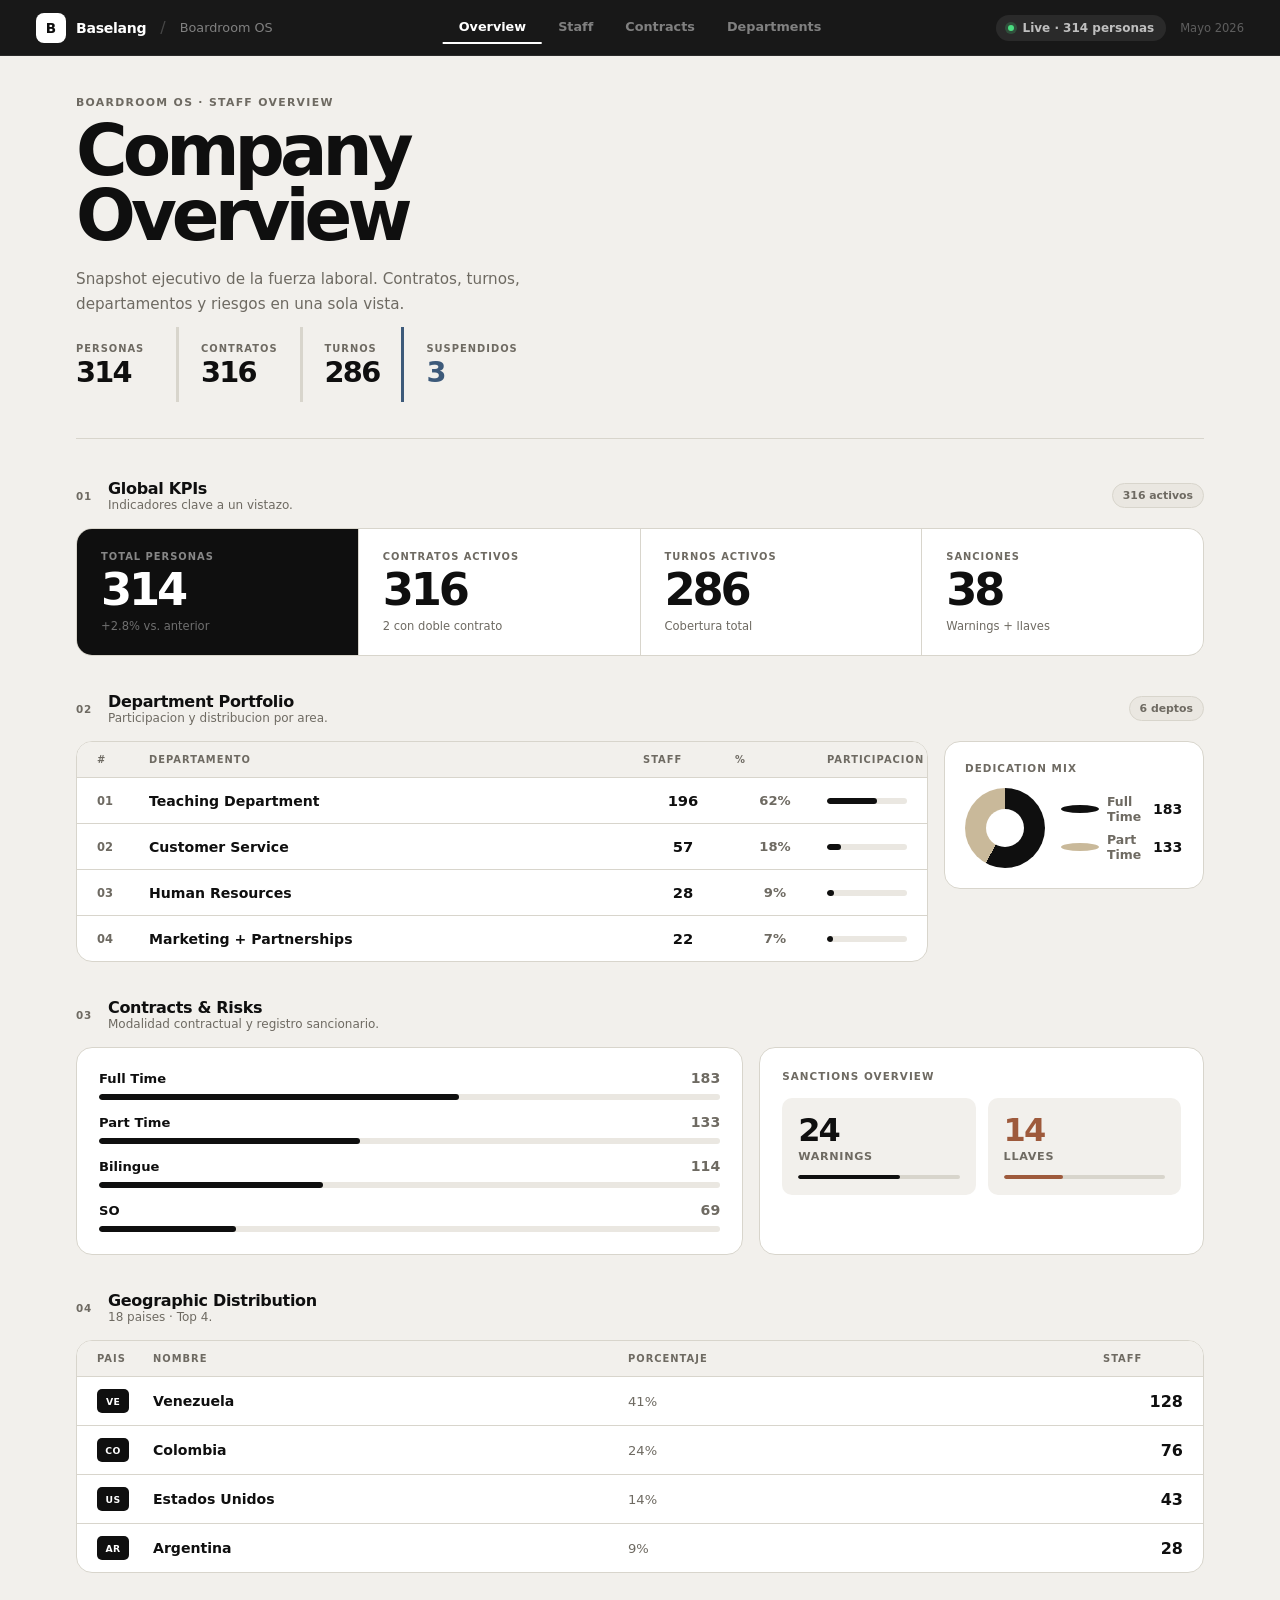
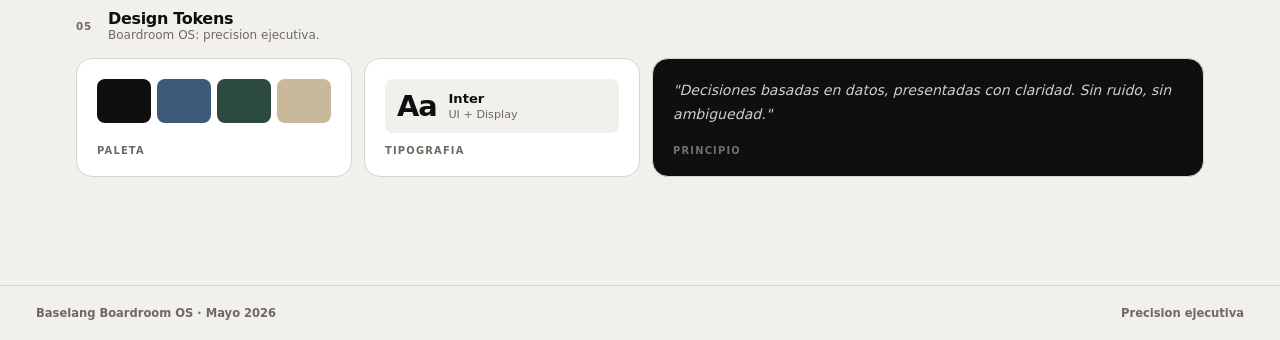
<file: executive.html>
<!doctype html>
<html lang="es">
  <head>
    <meta charset="utf-8" />
    <meta name="viewport" content="width=device-width, initial-scale=1" />
    <title>Baselang Executive</title>
    <link rel="stylesheet" href="styles/executive.css" />
  </head>
  <body>
    <header class="topbar">
      <div class="topbar-brand">
        <div class="bb-logo">B</div>
        <span class="bb-name">Baselang</span>
        <span class="bb-sep">/</span>
        <span class="bb-sub">Boardroom OS</span>
      </div>
      <nav class="topbar-nav">
        <a href="#" class="bn-item active">Overview</a>
        <a href="#" class="bn-item">Staff</a>
        <a href="#" class="bn-item">Contracts</a>
        <a href="#" class="bn-item">Departments</a>
      </nav>
      <div class="topbar-meta">
        <span class="bm-pill">
          <span class="bm-dot"></span>
          Live · 314 personas
        </span>
        <span class="bm-date">Mayo 2026</span>
      </div>
    </header>

    <main class="page-shell">
      <section class="overview-band">
        <div class="ov-left">
          <span class="ov-eyebrow">Boardroom OS · Staff Overview</span>
          <h1 class="ov-title">Company<br />Overview</h1>
          <p class="ov-lead">Snapshot ejecutivo de la fuerza laboral. Contratos, turnos, departamentos y riesgos en una sola vista.</p>
          <div class="ov-metrics">
            <div class="ov-metric">
              <span class="ov-metric-label">Personas</span>
              <strong class="ov-metric-value">314</strong>
            </div>
            <div class="ov-metric">
              <span class="ov-metric-label">Contratos</span>
              <strong class="ov-metric-value">316</strong>
            </div>
            <div class="ov-metric">
              <span class="ov-metric-label">Turnos</span>
              <strong class="ov-metric-value">286</strong>
            </div>
            <div class="ov-metric">
              <span class="ov-metric-label">Suspendidos</span>
              <strong class="ov-metric-value">3</strong>
            </div>
          </div>
        </div>
      </section>

      <section class="section">
        <div class="section-head">
          <div class="sh-left">
            <span class="sh-num">01</span>
            <div>
              <h2 class="sh-title">Global KPIs</h2>
              <p class="sh-sub">Indicadores clave a un vistazo.</p>
            </div>
          </div>
          <span class="sh-badge">316 activos</span>
        </div>
        <div class="kpi-board">
          <div class="kpi-cell kpi-cell-main">
            <span class="kc-label">Total personas</span>
            <strong class="kc-value">314</strong>
            <span class="kc-sub">+2.8% vs. anterior</span>
          </div>
          <div class="kpi-cell">
            <span class="kc-label">Contratos activos</span>
            <strong class="kc-value">316</strong>
            <span class="kc-sub">2 con doble contrato</span>
          </div>
          <div class="kpi-cell">
            <span class="kc-label">Turnos activos</span>
            <strong class="kc-value">286</strong>
            <span class="kc-sub">Cobertura total</span>
          </div>
          <div class="kpi-cell">
            <span class="kc-label">Sanciones</span>
            <strong class="kc-value">38</strong>
            <span class="kc-sub">Warnings + llaves</span>
          </div>
        </div>
      </section>

      <section class="section">
        <div class="section-head">
          <div class="sh-left">
            <span class="sh-num">02</span>
            <div>
              <h2 class="sh-title">Department Portfolio</h2>
              <p class="sh-sub">Participacion y distribucion por area.</p>
            </div>
          </div>
          <span class="sh-badge">6 deptos</span>
        </div>
        <div class="dept-rank-grid">
          <div class="rank-table">
            <div class="rt-header">
              <span>#</span>
              <span>Departamento</span>
              <span>Staff</span>
              <span>%</span>
              <span>Participacion</span>
            </div>
            <div class="rt-row">
              <span class="rt-rank">01</span>
              <span class="rt-name">Teaching Department</span>
              <strong class="rt-n">196</strong>
              <span class="rt-pct">62%</span>
              <div class="rt-bar-cell">
                <div class="rt-bar"><span style="--v:62%"></span></div>
              </div>
            </div>
            <div class="rt-row">
              <span class="rt-rank">02</span>
              <span class="rt-name">Customer Service</span>
              <strong class="rt-n">57</strong>
              <span class="rt-pct">18%</span>
              <div class="rt-bar-cell">
                <div class="rt-bar"><span style="--v:18%"></span></div>
              </div>
            </div>
            <div class="rt-row">
              <span class="rt-rank">03</span>
              <span class="rt-name">Human Resources</span>
              <strong class="rt-n">28</strong>
              <span class="rt-pct">9%</span>
              <div class="rt-bar-cell">
                <div class="rt-bar"><span style="--v:9%"></span></div>
              </div>
            </div>
            <div class="rt-row">
              <span class="rt-rank">04</span>
              <span class="rt-name">Marketing + Partnerships</span>
              <strong class="rt-n">22</strong>
              <span class="rt-pct">7%</span>
              <div class="rt-bar-cell">
                <div class="rt-bar"><span style="--v:7%"></span></div>
              </div>
            </div>
          </div>
          <div class="rank-aside">
            <div class="ra-card">
              <p class="ra-title">Dedication Mix</p>
              <div class="ra-donut-wrap">
                <div class="ra-donut"></div>
                <div class="ra-legend">
                  <div class="ra-leg-item">
                    <span class="ra-dot ra-dot-a"></span>
                    <span>Full Time</span>
                    <strong>183</strong>
                  </div>
                  <div class="ra-leg-item">
                    <span class="ra-dot ra-dot-b"></span>
                    <span>Part Time</span>
                    <strong>133</strong>
                  </div>
                </div>
              </div>
            </div>
          </div>
        </div>
      </section>

      <section class="section">
        <div class="section-head">
          <div class="sh-left">
            <span class="sh-num">03</span>
            <div>
              <h2 class="sh-title">Contracts & Risks</h2>
              <p class="sh-sub">Modalidad contractual y registro sancionario.</p>
            </div>
          </div>
        </div>
        <div class="split-row">
          <div class="bar-panel">
            <div class="bp-item">
              <div class="bp-meta"><span class="bp-label">Full Time</span><span class="bp-val">183</span></div>
              <div class="bp-track"><span style="--w:58%"></span></div>
            </div>
            <div class="bp-item">
              <div class="bp-meta"><span class="bp-label">Part Time</span><span class="bp-val">133</span></div>
              <div class="bp-track"><span style="--w:42%"></span></div>
            </div>
            <div class="bp-item">
              <div class="bp-meta"><span class="bp-label">Bilingue</span><span class="bp-val">114</span></div>
              <div class="bp-track"><span style="--w:36%"></span></div>
            </div>
            <div class="bp-item">
              <div class="bp-meta"><span class="bp-label">SO</span><span class="bp-val">69</span></div>
              <div class="bp-track"><span style="--w:22%"></span></div>
            </div>
          </div>
          <div class="sancion-panel">
            <p class="sp-title">Sanctions Overview</p>
            <div class="sp-numbers">
              <div class="sp-block">
                <strong class="sp-n">24</strong>
                <span class="sp-l">Warnings</span>
                <div class="sp-bar"><span style="--p:63%"></span></div>
              </div>
              <div class="sp-block">
                <strong class="sp-n warn">14</strong>
                <span class="sp-l">Llaves</span>
                <div class="sp-bar"><span style="--p:37%"></span></div>
              </div>
            </div>
          </div>
        </div>
      </section>

      <section class="section">
        <div class="section-head">
          <div class="sh-left">
            <span class="sh-num">04</span>
            <div>
              <h2 class="sh-title">Geographic Distribution</h2>
              <p class="sh-sub">18 paises · Top 4.</p>
            </div>
          </div>
        </div>
        <div class="geo-panel">
          <div class="gt-header">
            <span>Pais</span>
            <span>Nombre</span>
            <span>Porcentaje</span>
            <span>Staff</span>
          </div>
          <div class="gt-row">
            <span class="gt-flag">VE</span>
            <span class="gt-country">Venezuela</span>
            <span class="gt-pct">41%</span>
            <strong class="gt-n">128</strong>
          </div>
          <div class="gt-row">
            <span class="gt-flag">CO</span>
            <span class="gt-country">Colombia</span>
            <span class="gt-pct">24%</span>
            <strong class="gt-n">76</strong>
          </div>
          <div class="gt-row">
            <span class="gt-flag">US</span>
            <span class="gt-country">Estados Unidos</span>
            <span class="gt-pct">14%</span>
            <strong class="gt-n">43</strong>
          </div>
          <div class="gt-row">
            <span class="gt-flag">AR</span>
            <span class="gt-country">Argentina</span>
            <span class="gt-pct">9%</span>
            <strong class="gt-n">28</strong>
          </div>
        </div>
      </section>

      <section class="section">
        <div class="section-head">
          <div class="sh-left">
            <span class="sh-num">05</span>
            <div>
              <h2 class="sh-title">Design Tokens</h2>
              <p class="sh-sub">Boardroom OS: precision ejecutiva.</p>
            </div>
          </div>
        </div>
        <div class="token-row">
          <div class="tc-block">
            <div class="tc-swatches">
              <div style="background:#0f0f0f"></div>
              <div style="background:#3d5a7a"></div>
              <div style="background:#2d4a3e"></div>
              <div style="background:#c9b99a"></div>
            </div>
            <span class="tc-name">Paleta</span>
          </div>
          <div class="tc-block">
            <div class="tc-typebox">
              <span class="tc-ab">Aa</span>
              <div class="tc-tinfo">
                <strong>Inter</strong>
                <span>UI + Display</span>
              </div>
            </div>
            <span class="tc-name">Tipografia</span>
          </div>
          <div class="tc-block tc-motto">
            <p>"Decisiones basadas en datos, presentadas con claridad. Sin ruido, sin ambiguedad."</p>
            <span class="tc-name">Principio</span>
          </div>
        </div>
      </section>
    </main>

    <footer class="page-footer">
      <span>Baselang Boardroom OS · Mayo 2026</span>
      <span>Precision ejecutiva</span>
    </footer>
  </body>
</html>
</file>
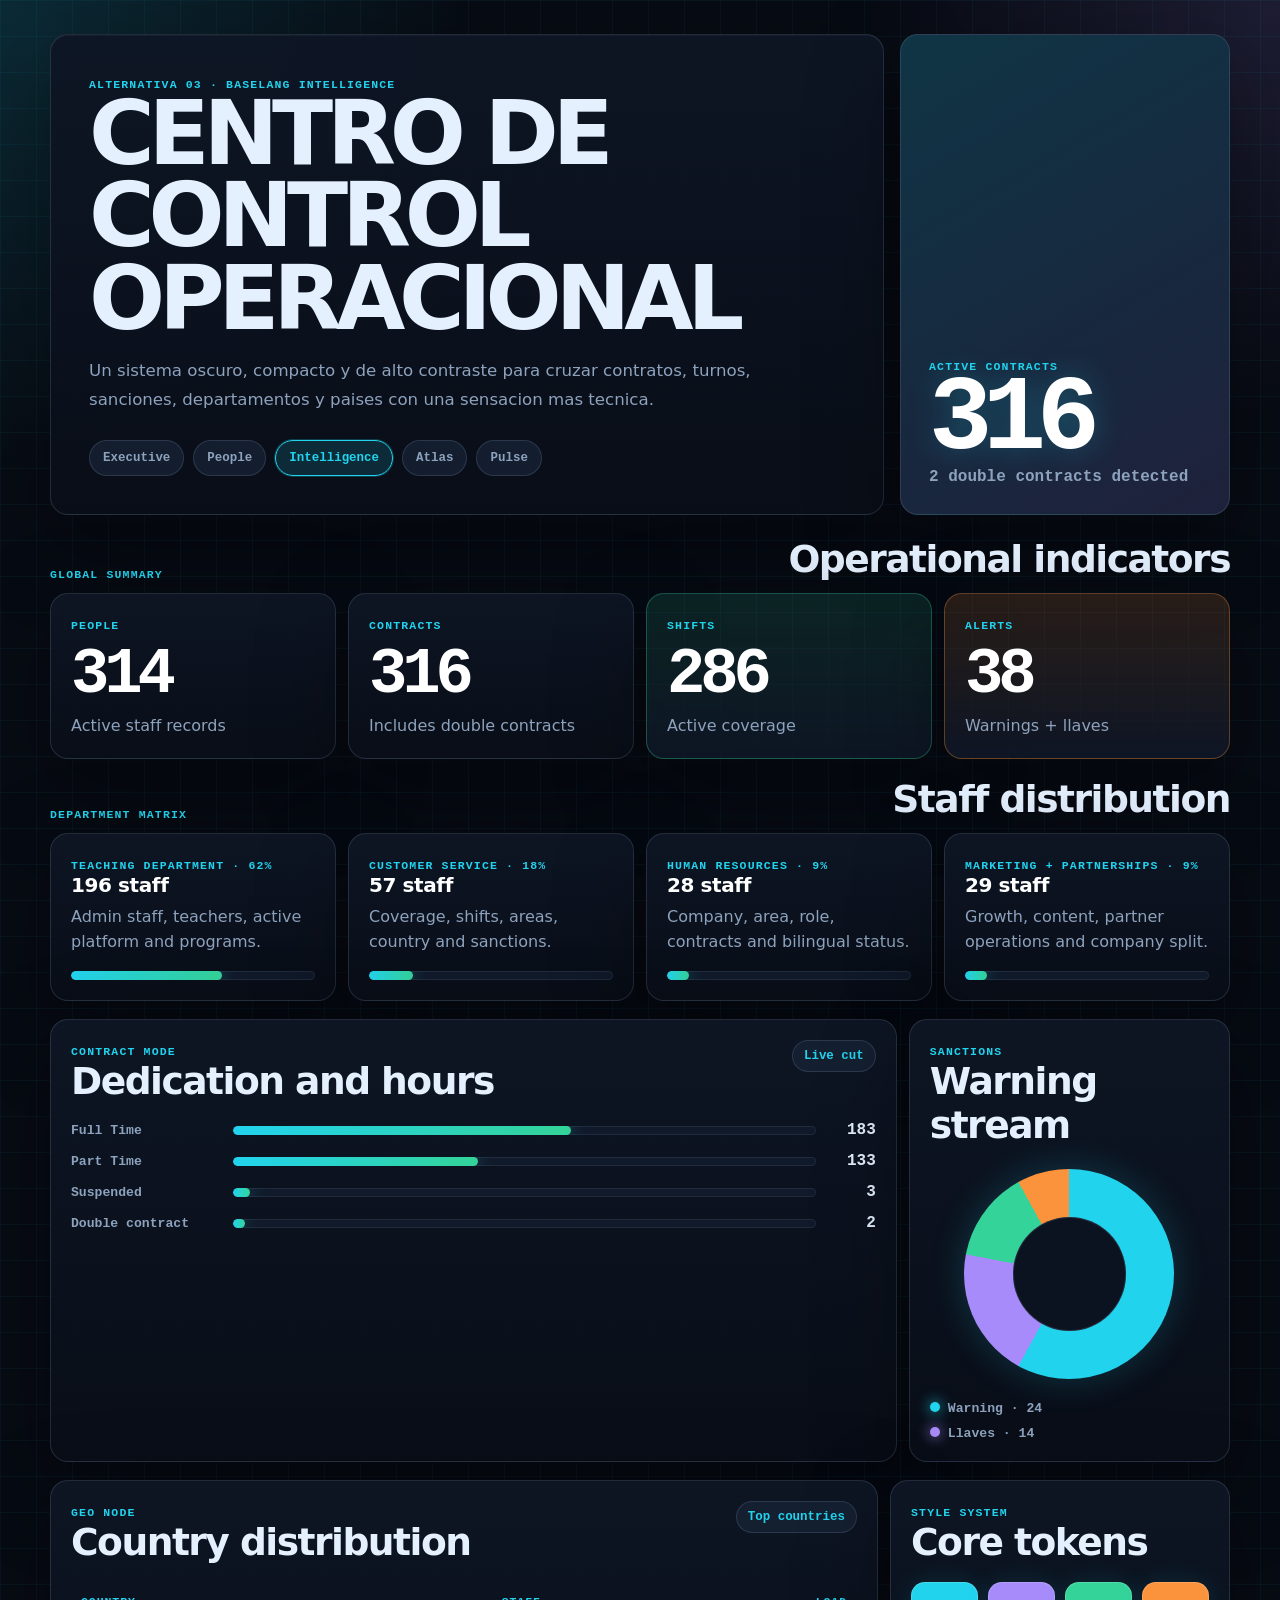
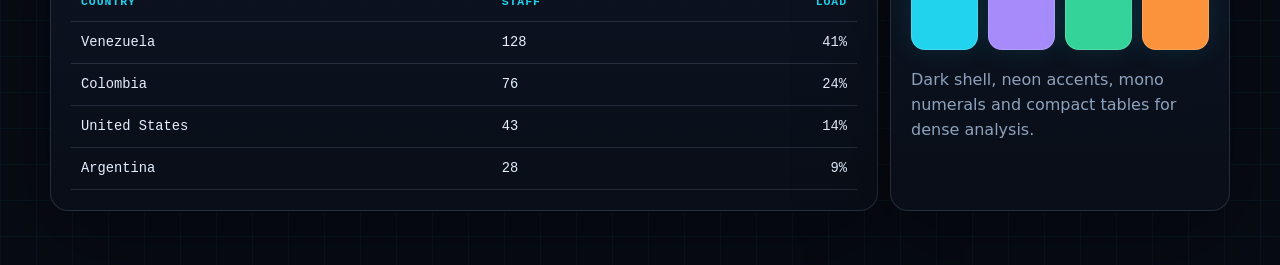
<file: intelligence.html>
<!doctype html>
<html lang="es">
  <head>
    <meta charset="utf-8" />
    <meta name="viewport" content="width=device-width, initial-scale=1" />
    <title>Baselang Intelligence</title>
    <link rel="stylesheet" href="styles/intelligence.css" />
  </head>
  <body>
    <main class="page-shell">
      <header class="hero">
        <div class="hero-content">
          <p class="eyebrow">Alternativa 03 · Baselang Intelligence</p>
          <h1>Centro de control operacional</h1>
          <p class="lead">
            Un sistema oscuro, compacto y de alto contraste para cruzar contratos, turnos,
            sanciones, departamentos y paises con una sensacion mas tecnica.
          </p>
          <nav class="switcher" aria-label="Alternativas de estilo">
            <a href="executive.html">Executive</a>
            <a href="people-analytics.html">People</a>
            <a class="active" href="intelligence.html">Intelligence</a>
            <a href="atlas.html">Atlas</a>
            <a href="pulse.html">Pulse</a>
          </nav>
        </div>
        <aside class="hero-panel">
          <span class="panel-label">Active contracts</span>
          <strong class="panel-number">316</strong>
          <span class="panel-caption">2 double contracts detected</span>
        </aside>
      </header>

      <section class="section">
        <div class="section-heading"><p class="section-kicker">Global summary</p><h2>Operational indicators</h2></div>
        <div class="grid kpi-grid">
          <article class="metric-card"><span class="metric-label">People</span><strong class="metric-value">314</strong><span class="metric-note">Active staff records</span></article>
          <article class="metric-card"><span class="metric-label">Contracts</span><strong class="metric-value">316</strong><span class="metric-note">Includes double contracts</span></article>
          <article class="metric-card accent"><span class="metric-label">Shifts</span><strong class="metric-value">286</strong><span class="metric-note">Active coverage</span></article>
          <article class="metric-card warn"><span class="metric-label">Alerts</span><strong class="metric-value">38</strong><span class="metric-note">Warnings + llaves</span></article>
        </div>
      </section>

      <section class="section">
        <div class="section-heading"><p class="section-kicker">Department matrix</p><h2>Staff distribution</h2></div>
        <div class="grid department-grid">
          <article class="department-card"><span class="department-meta">Teaching Department · 62%</span><h3>196 staff</h3><p>Admin staff, teachers, active platform and programs.</p><div class="progress"><span style="--value: 62%"></span></div></article>
          <article class="department-card"><span class="department-meta">Customer Service · 18%</span><h3>57 staff</h3><p>Coverage, shifts, areas, country and sanctions.</p><div class="progress"><span style="--value: 18%"></span></div></article>
          <article class="department-card"><span class="department-meta">Human Resources · 9%</span><h3>28 staff</h3><p>Company, area, role, contracts and bilingual status.</p><div class="progress"><span style="--value: 9%"></span></div></article>
          <article class="department-card"><span class="department-meta">Marketing + Partnerships · 9%</span><h3>29 staff</h3><p>Growth, content, partner operations and company split.</p><div class="progress"><span style="--value: 9%"></span></div></article>
        </div>
      </section>

      <section class="section analytics-layout">
        <article class="chart-card wide">
          <div class="chart-header"><div><p class="section-kicker">Contract mode</p><h2>Dedication and hours</h2></div><span class="badge">Live cut</span></div>
          <div class="bars">
            <div class="bar-row"><span class="bar-label">Full Time</span><div class="bar-track"><span style="--value: 58%"></span></div><strong>183</strong></div>
            <div class="bar-row"><span class="bar-label">Part Time</span><div class="bar-track"><span style="--value: 42%"></span></div><strong>133</strong></div>
            <div class="bar-row"><span class="bar-label">Suspended</span><div class="bar-track"><span style="--value: 3%"></span></div><strong>3</strong></div>
            <div class="bar-row"><span class="bar-label">Double contract</span><div class="bar-track"><span style="--value: 2%"></span></div><strong>2</strong></div>
          </div>
        </article>
        <article class="chart-card">
          <p class="section-kicker">Sanctions</p>
          <h2>Warning stream</h2>
          <div class="donut" aria-label="Warnings and llaves distribution"></div>
          <div class="donut-legend"><span><i class="dot one"></i>Warning · 24</span><span><i class="dot two"></i>Llaves · 14</span></div>
        </article>
      </section>

      <section class="section split">
        <article class="table-card">
          <div class="chart-header"><div><p class="section-kicker">Geo node</p><h2>Country distribution</h2></div><span class="badge">Top countries</span></div>
          <table class="data-table">
            <thead><tr><th>Country</th><th>Staff</th><th>Load</th></tr></thead>
            <tbody>
              <tr><td>Venezuela</td><td>128</td><td>41%</td></tr>
              <tr><td>Colombia</td><td>76</td><td>24%</td></tr>
              <tr><td>United States</td><td>43</td><td>14%</td></tr>
              <tr><td>Argentina</td><td>28</td><td>9%</td></tr>
            </tbody>
          </table>
        </article>
        <article class="chart-card">
          <p class="section-kicker">Style system</p>
          <h2>Core tokens</h2>
          <div class="swatches"><span class="swatch primary"></span><span class="swatch secondary"></span><span class="swatch accent-swatch"></span><span class="swatch warning-swatch"></span></div>
          <p class="token-copy">Dark shell, neon accents, mono numerals and compact tables for dense analysis.</p>
        </article>
      </section>
    </main>
  </body>
</html>
</file>
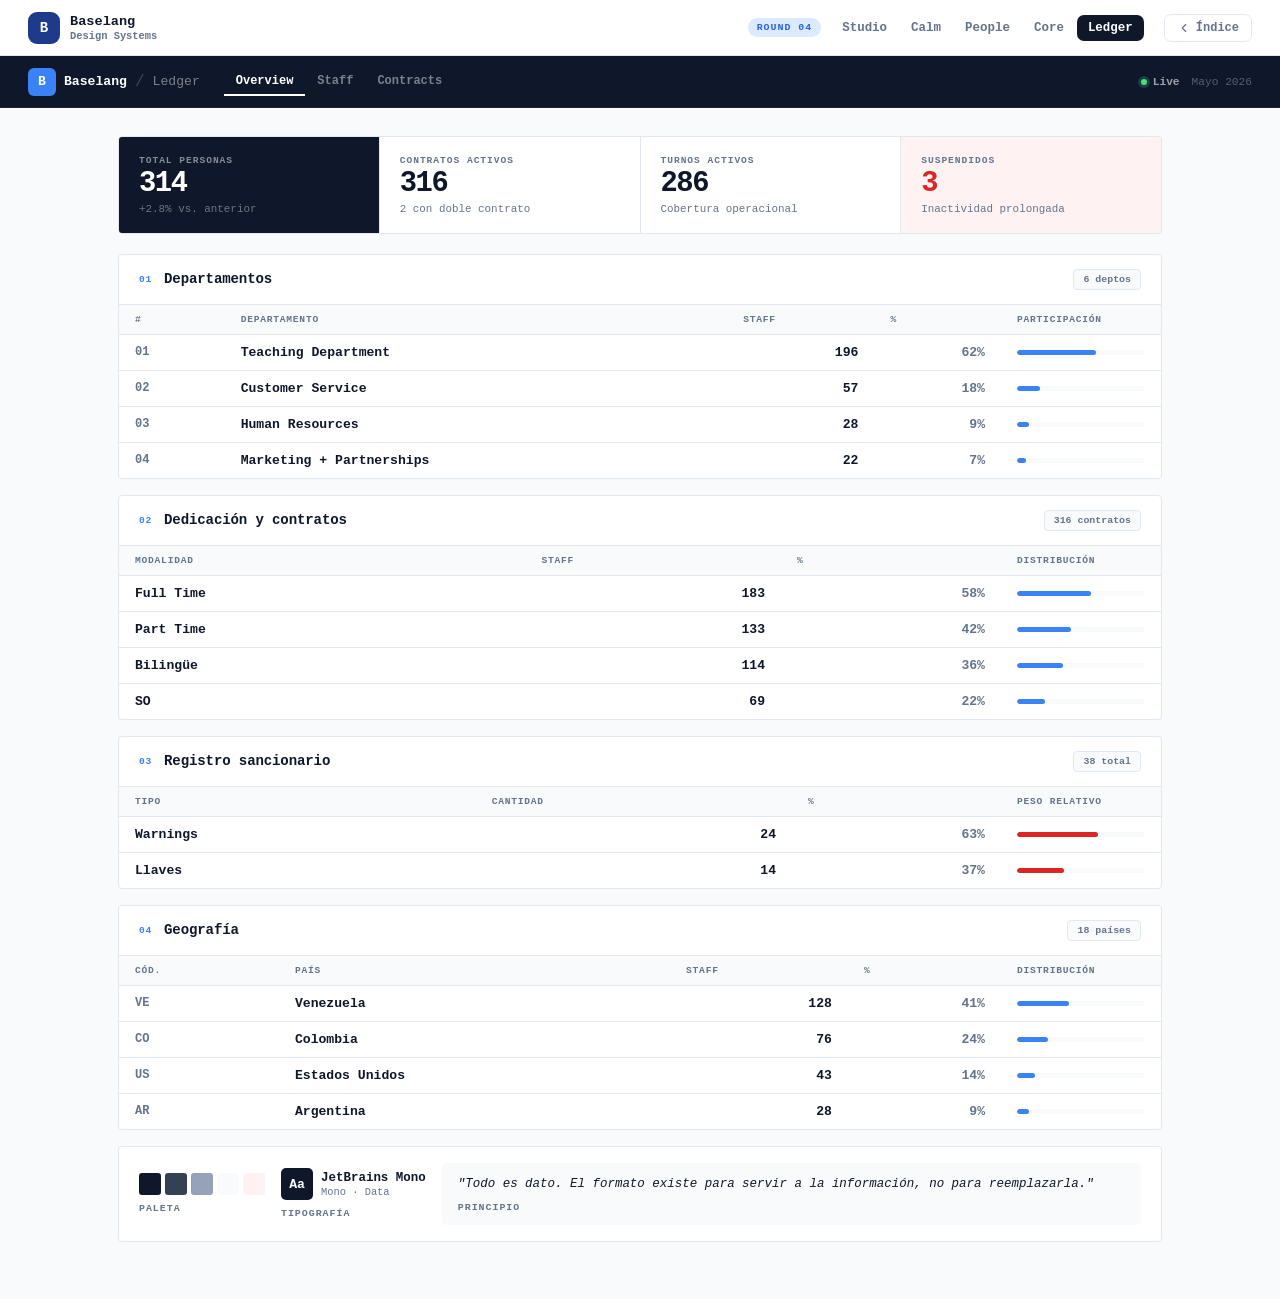
<file: ledger.html>
<!doctype html>
<html lang="es">
  <head>
    <meta charset="utf-8" />
    <meta name="viewport" content="width=device-width, initial-scale=1" />
    <title>Baselang Ledger</title>
    <link rel="stylesheet" href="styles/ledger.css" />
  </head>
  <body>
    <nav class="site-nav">
      <div class="nav-brand">
        <a href="index.html" class="nav-logo">B</a>
        <div class="nav-text">
          <span class="nav-title">Baselang</span>
          <span class="nav-sub">Design Systems</span>
        </div>
      </div>
      <div class="nav-links">
        <span class="nav-round">Round 04</span>
        <a href="studio.html" class="nav-link">Studio</a>
        <a href="calm.html" class="nav-link">Calm</a>
        <a href="people-analytics.html" class="nav-link">People</a>
        <a href="core.html" class="nav-link">Core</a>
        <a href="ledger.html" class="nav-link active">Ledger</a>
      </div>
      <div class="nav-right">
        <a href="index.html" class="nav-back">
          <svg width="14" height="14" viewBox="0 0 24 24" fill="none" stroke="currentColor" stroke-width="2" stroke-linecap="round" stroke-linejoin="round"><polyline points="15,18 9,12 15,6"/></svg>
          Índice
        </a>
      </div>
    </nav>

    <header class="ld-header">
      <div class="ld-brand">
        <div class="ldb-logo">B</div>
        <span class="ldb-name">Baselang</span>
        <span class="ldb-sep">/</span>
        <span class="ldb-title">Ledger</span>
      </div>
      <nav class="ld-nav">
        <a href="#" class="ldn active">Overview</a>
        <a href="#" class="ldn">Staff</a>
        <a href="#" class="ldn">Contracts</a>
      </nav>
      <div class="ld-meta">
        <span class="ldm-live">
          <span class="ldm-dot"></span>
          Live
        </span>
        <span class="ldm-date">Mayo 2026</span>
      </div>
    </header>

    <div class="ld-body">
      <div class="ld-summary">
        <div class="lds-card lds-main">
          <span class="lds-label">Total personas</span>
          <strong class="lds-val">314</strong>
          <span class="lds-sub">+2.8% vs. anterior</span>
        </div>
        <div class="lds-card">
          <span class="lds-label">Contratos activos</span>
          <strong class="lds-val">316</strong>
          <span class="lds-sub">2 con doble contrato</span>
        </div>
        <div class="lds-card">
          <span class="lds-label">Turnos activos</span>
          <strong class="lds-val">286</strong>
          <span class="lds-sub">Cobertura operacional</span>
        </div>
        <div class="lds-card lds-warn">
          <span class="lds-label">Suspendidos</span>
          <strong class="lds-val">3</strong>
          <span class="lds-sub">Inactividad prolongada</span>
        </div>
      </div>

      <div class="ld-panel">
        <div class="ldp-head">
          <span class="ldp-n">01</span>
          <h2>Departamentos</h2>
          <span class="ldp-badge">6 deptos</span>
        </div>
        <table class="ld-table">
          <thead>
            <tr>
              <th>#</th>
              <th>Departamento</th>
              <th>Staff</th>
              <th>%</th>
              <th>Participación</th>
            </tr>
          </thead>
          <tbody>
            <tr>
              <td class="ld-rank">01</td>
              <td class="ld-name">Teaching Department</td>
              <td class="ld-n">196</td>
              <td class="ld-pct">62%</td>
              <td class="ld-bar-cell"><div class="ld-bar"><span style="--v:62%"></span></div></td>
            </tr>
            <tr>
              <td class="ld-rank">02</td>
              <td class="ld-name">Customer Service</td>
              <td class="ld-n">57</td>
              <td class="ld-pct">18%</td>
              <td class="ld-bar-cell"><div class="ld-bar"><span style="--v:18%"></span></div></td>
            </tr>
            <tr>
              <td class="ld-rank">03</td>
              <td class="ld-name">Human Resources</td>
              <td class="ld-n">28</td>
              <td class="ld-pct">9%</td>
              <td class="ld-bar-cell"><div class="ld-bar"><span style="--v:9%"></span></div></td>
            </tr>
            <tr>
              <td class="ld-rank">04</td>
              <td class="ld-name">Marketing + Partnerships</td>
              <td class="ld-n">22</td>
              <td class="ld-pct">7%</td>
              <td class="ld-bar-cell"><div class="ld-bar"><span style="--v:7%"></span></div></td>
            </tr>
          </tbody>
        </table>
      </div>

      <div class="ld-panel">
        <div class="ldp-head">
          <span class="ldp-n">02</span>
          <h2>Dedicación y contratos</h2>
          <span class="ldp-badge">316 contratos</span>
        </div>
        <table class="ld-table">
          <thead>
            <tr>
              <th>Modalidad</th>
              <th>Staff</th>
              <th>%</th>
              <th>Distribución</th>
            </tr>
          </thead>
          <tbody>
            <tr>
              <td class="ld-name">Full Time</td>
              <td class="ld-n">183</td>
              <td class="ld-pct">58%</td>
              <td class="ld-bar-cell"><div class="ld-bar"><span style="--v:58%"></span></div></td>
            </tr>
            <tr>
              <td class="ld-name">Part Time</td>
              <td class="ld-n">133</td>
              <td class="ld-pct">42%</td>
              <td class="ld-bar-cell"><div class="ld-bar"><span style="--v:42%"></span></div></td>
            </tr>
            <tr>
              <td class="ld-name">Bilingüe</td>
              <td class="ld-n">114</td>
              <td class="ld-pct">36%</td>
              <td class="ld-bar-cell"><div class="ld-bar"><span style="--v:36%"></span></div></td>
            </tr>
            <tr>
              <td class="ld-name">SO</td>
              <td class="ld-n">69</td>
              <td class="ld-pct">22%</td>
              <td class="ld-bar-cell"><div class="ld-bar"><span style="--v:22%"></span></div></td>
            </tr>
          </tbody>
        </table>
      </div>

      <div class="ld-panel">
        <div class="ldp-head">
          <span class="ldp-n">03</span>
          <h2>Registro sancionario</h2>
          <span class="ldp-badge">38 total</span>
        </div>
        <table class="ld-table">
          <thead>
            <tr>
              <th>Tipo</th>
              <th>Cantidad</th>
              <th>%</th>
              <th>Peso relativo</th>
            </tr>
          </thead>
          <tbody>
            <tr>
              <td class="ld-name">Warnings</td>
              <td class="ld-n">24</td>
              <td class="ld-pct">63%</td>
              <td class="ld-bar-cell"><div class="ld-bar ld-bar-warn"><span style="--v:63%"></span></div></td>
            </tr>
            <tr>
              <td class="ld-name">Llaves</td>
              <td class="ld-n">14</td>
              <td class="ld-pct">37%</td>
              <td class="ld-bar-cell"><div class="ld-bar ld-bar-warn"><span style="--v:37%"></span></div></td>
            </tr>
          </tbody>
        </table>
      </div>

      <div class="ld-panel">
        <div class="ldp-head">
          <span class="ldp-n">04</span>
          <h2>Geografía</h2>
          <span class="ldp-badge">18 países</span>
        </div>
        <table class="ld-table">
          <thead>
            <tr>
              <th>Cód.</th>
              <th>País</th>
              <th>Staff</th>
              <th>%</th>
              <th>Distribución</th>
            </tr>
          </thead>
          <tbody>
            <tr>
              <td class="ld-rank">VE</td>
              <td class="ld-name">Venezuela</td>
              <td class="ld-n">128</td>
              <td class="ld-pct">41%</td>
              <td class="ld-bar-cell"><div class="ld-bar"><span style="--v:41%"></span></div></td>
            </tr>
            <tr>
              <td class="ld-rank">CO</td>
              <td class="ld-name">Colombia</td>
              <td class="ld-n">76</td>
              <td class="ld-pct">24%</td>
              <td class="ld-bar-cell"><div class="ld-bar"><span style="--v:24%"></span></div></td>
            </tr>
            <tr>
              <td class="ld-rank">US</td>
              <td class="ld-name">Estados Unidos</td>
              <td class="ld-n">43</td>
              <td class="ld-pct">14%</td>
              <td class="ld-bar-cell"><div class="ld-bar"><span style="--v:14%"></span></div></td>
            </tr>
            <tr>
              <td class="ld-rank">AR</td>
              <td class="ld-name">Argentina</td>
              <td class="ld-n">28</td>
              <td class="ld-pct">9%</td>
              <td class="ld-bar-cell"><div class="ld-bar"><span style="--v:9%"></span></div></td>
            </tr>
          </tbody>
        </table>
      </div>

      <div class="ld-tokens">
        <div class="ldt-block">
          <div class="ldt-swatches">
            <div style="background:#0f172a"></div>
            <div style="background:#334155"></div>
            <div style="background:#94a3b8"></div>
            <div style="background:#f8fafc"></div>
            <div style="background:#fef2f2"></div>
          </div>
          <span class="ldt-name">Paleta</span>
        </div>
        <div class="ldt-block">
          <div class="ldt-type">
            <span class="ldt-ab">Aa</span>
            <div class="ldt-tinfo">
              <strong>JetBrains Mono</strong>
              <span>Mono · Data</span>
            </div>
          </div>
          <span class="ldt-name">Tipografía</span>
        </div>
        <div class="ldt-block ldt-motto">
          <p>"Todo es dato. El formato existe para servir a la información, no para reemplazarla."</p>
          <span class="ldt-name">Principio</span>
        </div>
      </div>
    </div>
  </body>
</html>
</file>
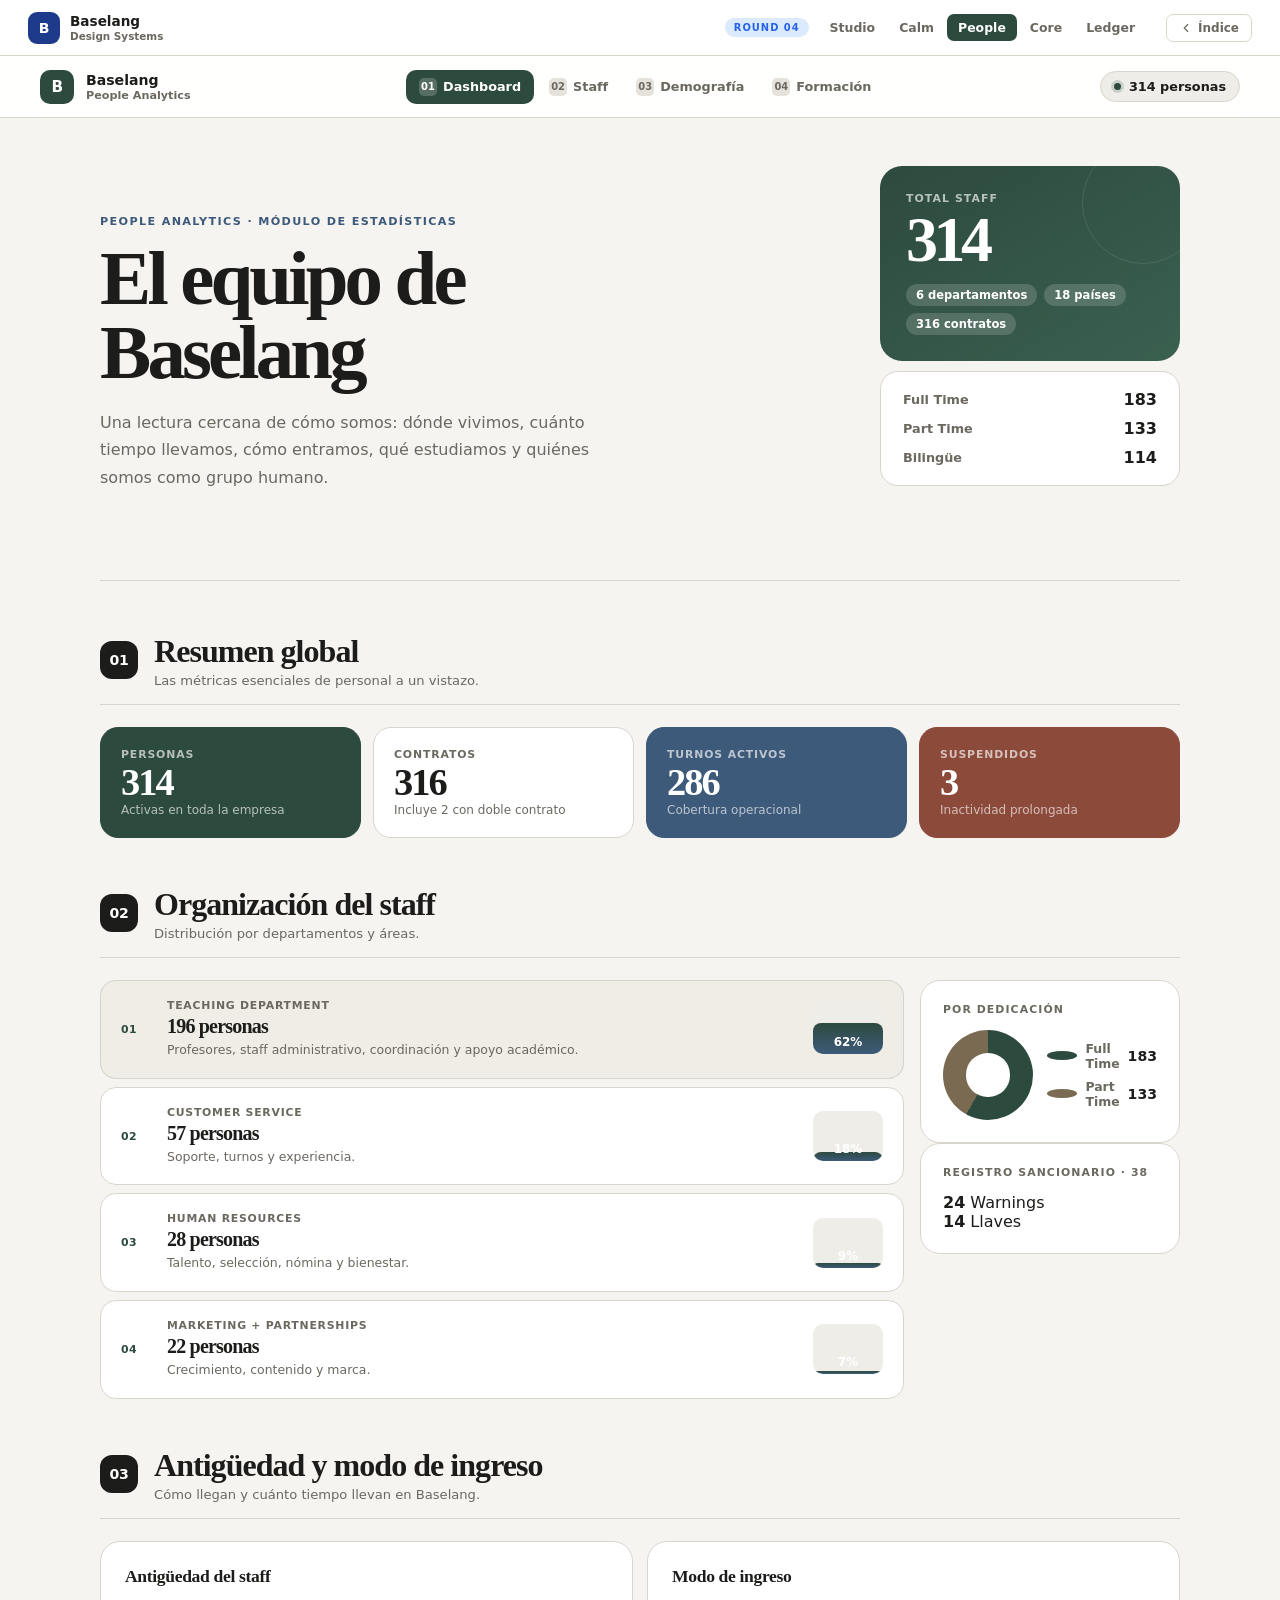
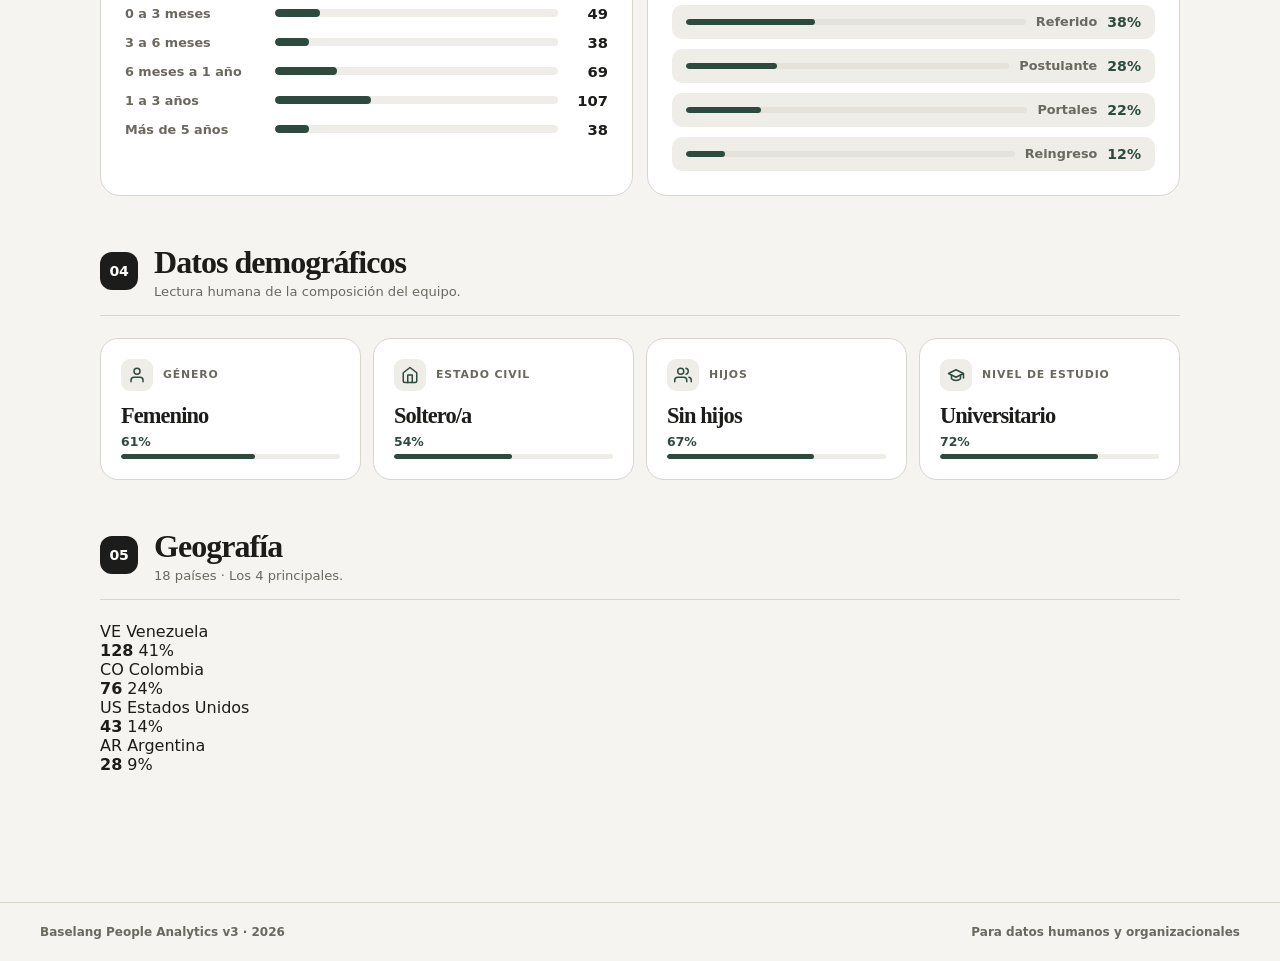
<file: people-analytics.html>
<!doctype html>
<html lang="es">
  <head>
    <meta charset="utf-8" />
    <meta name="viewport" content="width=device-width, initial-scale=1" />
    <title>Baselang People Analytics</title>
    <link rel="stylesheet" href="styles/people-analytics.css" />
  </head>
  <body>
    <nav class="site-nav">
      <div class="nav-brand">
        <a href="index.html" class="nav-logo">B</a>
        <div class="nav-text">
          <span class="nav-title">Baselang</span>
          <span class="nav-sub">Design Systems</span>
        </div>
      </div>
      <div class="nav-links">
        <span class="nav-round">Round 04</span>
        <a href="studio.html" class="nav-link">Studio</a>
        <a href="calm.html" class="nav-link">Calm</a>
        <a href="people-analytics.html" class="nav-link active">People</a>
        <a href="core.html" class="nav-link">Core</a>
        <a href="ledger.html" class="nav-link">Ledger</a>
      </div>
      <div class="nav-right">
        <a href="index.html" class="nav-back">
          <svg width="14" height="14" viewBox="0 0 24 24" fill="none" stroke="currentColor" stroke-width="2" stroke-linecap="round" stroke-linejoin="round"><polyline points="15,18 9,12 15,6"/></svg>
          Índice
        </a>
      </div>
    </nav>

    <header class="topbar">
      <div class="topbar-brand">
        <div class="brand-avatar">B</div>
        <div class="brand-text">
          <span class="brand-name">Baselang</span>
          <span class="brand-sub">People Analytics</span>
        </div>
      </div>
      <nav class="topbar-tabs">
        <a href="#" class="tab active">
          <span class="tab-num">01</span> Dashboard
        </a>
        <a href="#" class="tab">
          <span class="tab-num">02</span> Staff
        </a>
        <a href="#" class="tab">
          <span class="tab-num">03</span> Demografía
        </a>
        <a href="#" class="tab">
          <span class="tab-num">04</span> Formación
        </a>
      </nav>
      <div class="topbar-right">
        <span class="meta-pill">
          <span class="pulse-dot"></span>
          314 personas
        </span>
      </div>
    </header>

    <main class="page-shell">
      <section class="editorial-hero">
        <div class="hero-content">
          <p class="hero-series">People Analytics · Módulo de estadísticas</p>
          <h1>El equipo de<br />Baselang</h1>
          <p class="hero-lead">
            Una lectura cercana de cómo somos: dónde vivimos, cuánto tiempo llevamos,
            cómo entramos, qué estudiamos y quiénes somos como grupo humano.
          </p>
        </div>
        <aside class="hero-sidebar">
          <div class="summary-card">
            <span class="sc-label">Total staff</span>
            <strong class="sc-num">314</strong>
            <div class="sc-tags">
              <span class="sc-tag">6 departamentos</span>
              <span class="sc-tag">18 países</span>
              <span class="sc-tag">316 contratos</span>
            </div>
          </div>
          <div class="quick-facts">
            <div class="fact-row"><span class="fact-label">Full Time</span><strong>183</strong></div>
            <div class="fact-row"><span class="fact-label">Part Time</span><strong>133</strong></div>
            <div class="fact-row"><span class="fact-label">Bilingüe</span><strong>114</strong></div>
          </div>
        </aside>
      </section>

      <section class="section">
        <div class="section-label">
          <span class="section-num">01</span>
          <div class="section-text">
            <h2>Resumen global</h2>
            <p>Las métricas esenciales de personal a un vistazo.</p>
          </div>
        </div>
        <div class="kpi-row">
          <div class="kpi-block kpi-primary">
            <div class="kpi-inner">
              <span class="kpi-tag">Personas</span>
              <strong class="kpi-big">314</strong>
              <span class="kpi-desc">Activas en toda la empresa</span>
            </div>
          </div>
          <div class="kpi-block">
            <div class="kpi-inner">
              <span class="kpi-tag">Contratos</span>
              <strong class="kpi-big">316</strong>
              <span class="kpi-desc">Incluye 2 con doble contrato</span>
            </div>
          </div>
          <div class="kpi-block kpi-teal">
            <div class="kpi-inner">
              <span class="kpi-tag">Turnos activos</span>
              <strong class="kpi-big">286</strong>
              <span class="kpi-desc">Cobertura operacional</span>
            </div>
          </div>
          <div class="kpi-block kpi-warn">
            <div class="kpi-inner">
              <span class="kpi-tag">Suspendidos</span>
              <strong class="kpi-big">3</strong>
              <span class="kpi-desc">Inactividad prolongada</span>
            </div>
          </div>
        </div>
      </section>

      <section class="section">
        <div class="section-label">
          <span class="section-num">02</span>
          <div class="section-text">
            <h2>Organización del staff</h2>
            <p>Distribución por departamentos y áreas.</p>
          </div>
        </div>
        <div class="org-layout">
          <div class="dept-list">
            <article class="dept-item dept-large">
              <div class="dept-rank">01</div>
              <div class="dept-info">
                <span class="dept-label">Teaching Department</span>
                <strong class="dept-big">196 personas</strong>
                <p>Profesores, staff administrativo, coordinación y apoyo académico.</p>
              </div>
              <div class="dept-graf">
                <div class="graf-bar" style="--h:62%"><span>62%</span></div>
              </div>
            </article>
            <article class="dept-item">
              <div class="dept-rank">02</div>
              <div class="dept-info">
                <span class="dept-label">Customer Service</span>
                <strong class="dept-big">57 personas</strong>
                <p>Soporte, turnos y experiencia.</p>
              </div>
              <div class="dept-graf">
                <div class="graf-bar" style="--h:18%"><span>18%</span></div>
              </div>
            </article>
            <article class="dept-item">
              <div class="dept-rank">03</div>
              <div class="dept-info">
                <span class="dept-label">Human Resources</span>
                <strong class="dept-big">28 personas</strong>
                <p>Talento, selección, nómina y bienestar.</p>
              </div>
              <div class="dept-graf">
                <div class="graf-bar" style="--h:9%"><span>9%</span></div>
              </div>
            </article>
            <article class="dept-item">
              <div class="dept-rank">04</div>
              <div class="dept-info">
                <span class="dept-label">Marketing + Partnerships</span>
                <strong class="dept-big">22 personas</strong>
                <p>Crecimiento, contenido y marca.</p>
              </div>
              <div class="dept-graf">
                <div class="graf-bar" style="--h:7%"><span>7%</span></div>
              </div>
            </article>
          </div>
          <div class="dept-aside">
            <div class="aside-card">
              <p class="aside-label">Por dedicación</p>
              <div class="donut-mix">
                <div class="donut-donut"></div>
                <div class="donut-legendary">
                  <div class="leg-item"><span class="leg-dot l-a"></span><span>Full Time</span><strong>183</strong></div>
                  <div class="leg-item"><span class="leg-dot l-b"></span><span>Part Time</span><strong>133</strong></div>
                </div>
              </div>
            </div>
            <div class="aside-card aside-warn">
              <p class="aside-label">Registro sancionario · 38</p>
              <div class="sanc-split">
                <div class="ss-block">
                  <strong>24</strong>
                  <span>Warnings</span>
                </div>
                <div class="ss-block">
                  <strong>14</strong>
                  <span>Llaves</span>
                </div>
              </div>
            </div>
          </div>
        </div>
      </section>

      <section class="section">
        <div class="section-label">
          <span class="section-num">03</span>
          <div class="section-text">
            <h2>Antigüedad y modo de ingreso</h2>
            <p>Cómo llegan y cuánto tiempo llevan en Baselang.</p>
          </div>
        </div>
        <div class="analytics-row">
          <div class="chart-card">
            <h3>Antigüedad del staff</h3>
            <div class="bars-art">
              <div class="art-bar">
                <span class="art-label">0 a 3 meses</span>
                <div class="art-track"><span style="--p:16%"></span></div>
                <strong>49</strong>
              </div>
              <div class="art-bar">
                <span class="art-label">3 a 6 meses</span>
                <div class="art-track"><span style="--p:12%"></span></div>
                <strong>38</strong>
              </div>
              <div class="art-bar">
                <span class="art-label">6 meses a 1 año</span>
                <div class="art-track"><span style="--p:22%"></span></div>
                <strong>69</strong>
              </div>
              <div class="art-bar">
                <span class="art-label">1 a 3 años</span>
                <div class="art-track"><span style="--p:34%"></span></div>
                <strong>107</strong>
              </div>
              <div class="art-bar">
                <span class="art-label">Más de 5 años</span>
                <div class="art-track"><span style="--p:12%"></span></div>
                <strong>38</strong>
              </div>
            </div>
          </div>
          <div class="chart-card">
            <h3>Modo de ingreso</h3>
            <div class="source-blocks">
              <div class="source-item">
                <div class="source-bar" style="--p:38%"></div>
                <span class="source-name">Referido</span>
                <strong>38%</strong>
              </div>
              <div class="source-item">
                <div class="source-bar" style="--p:28%"></div>
                <span class="source-name">Postulante</span>
                <strong>28%</strong>
              </div>
              <div class="source-item">
                <div class="source-bar" style="--p:22%"></div>
                <span class="source-name">Portales</span>
                <strong>22%</strong>
              </div>
              <div class="source-item">
                <div class="source-bar" style="--p:12%"></div>
                <span class="source-name">Reingreso</span>
                <strong>12%</strong>
              </div>
            </div>
          </div>
        </div>
      </section>

      <section class="section">
        <div class="section-label">
          <span class="section-num">04</span>
          <div class="section-text">
            <h2>Datos demográficos</h2>
            <p>Lectura humana de la composición del equipo.</p>
          </div>
        </div>
        <div class="demo-grid">
          <article class="demo-card">
            <div class="demo-header">
              <span class="demo-icon">
                <svg width="18" height="18" viewBox="0 0 24 24" fill="none" stroke="currentColor" stroke-width="2" stroke-linecap="round" stroke-linejoin="round"><path d="M20 21v-2a4 4 0 0 0-4-4H8a4 4 0 0 0-4 4v2"/><circle cx="12" cy="7" r="4"/></svg>
              </span>
              <span class="demo-label">Género</span>
            </div>
            <div class="demo-content">
              <strong class="demo-big">Femenino</strong>
              <span class="demo-pct">61%</span>
              <div class="demo-bar"><span style="--p:61%"></span></div>
            </div>
          </article>
          <article class="demo-card">
            <div class="demo-header">
              <span class="demo-icon">
                <svg width="18" height="18" viewBox="0 0 24 24" fill="none" stroke="currentColor" stroke-width="2" stroke-linecap="round" stroke-linejoin="round"><path d="M3 9l9-7 9 7v11a2 2 0 0 1-2 2H5a2 2 0 0 1-2-2z"/><polyline points="9,22 9,12 15,12 15,22"/></svg>
              </span>
              <span class="demo-label">Estado civil</span>
            </div>
            <div class="demo-content">
              <strong class="demo-big">Soltero/a</strong>
              <span class="demo-pct">54%</span>
              <div class="demo-bar"><span style="--p:54%"></span></div>
            </div>
          </article>
          <article class="demo-card">
            <div class="demo-header">
              <span class="demo-icon">
                <svg width="18" height="18" viewBox="0 0 24 24" fill="none" stroke="currentColor" stroke-width="2" stroke-linecap="round" stroke-linejoin="round"><path d="M17 21v-2a4 4 0 0 0-4-4H5a4 4 0 0 0-4 4v2"/><circle cx="9" cy="7" r="4"/><path d="M23 21v-2a4 4 0 0 0-3-3.87"/><path d="M16 3.13a4 4 0 0 1 0 7.75"/></svg>
              </span>
              <span class="demo-label">Hijos</span>
            </div>
            <div class="demo-content">
              <strong class="demo-big">Sin hijos</strong>
              <span class="demo-pct">67%</span>
              <div class="demo-bar"><span style="--p:67%"></span></div>
            </div>
          </article>
          <article class="demo-card">
            <div class="demo-header">
              <span class="demo-icon">
                <svg width="18" height="18" viewBox="0 0 24 24" fill="none" stroke="currentColor" stroke-width="2" stroke-linecap="round" stroke-linejoin="round"><path d="M22 10v6M2 10l10-5 10 5-10 5z"/><path d="M6 12v5c3 3 9 3 12 0v-5"/></svg>
              </span>
              <span class="demo-label">Nivel de estudio</span>
            </div>
            <div class="demo-content">
              <strong class="demo-big">Universitario</strong>
              <span class="demo-pct">72%</span>
              <div class="demo-bar"><span style="--p:72%"></span></div>
            </div>
          </article>
        </div>
      </section>

      <section class="section">
        <div class="section-label">
          <span class="section-num">05</span>
          <div class="section-text">
            <h2>Geografía</h2>
            <p>18 países · Los 4 principales.</p>
          </div>
        </div>
        <div class="geo-section">
          <div class="geo-rows">
            <div class="gr-item">
              <span class="gr-flag">VE</span>
              <span class="gr-country">Venezuela</span>
              <div class="gr-bar"><span style="--p:41%"></span></div>
              <strong class="gr-n">128</strong>
              <span class="gr-pct">41%</span>
            </div>
            <div class="gr-item">
              <span class="gr-flag">CO</span>
              <span class="gr-country">Colombia</span>
              <div class="gr-bar"><span style="--p:24%"></span></div>
              <strong class="gr-n">76</strong>
              <span class="gr-pct">24%</span>
            </div>
            <div class="gr-item">
              <span class="gr-flag">US</span>
              <span class="gr-country">Estados Unidos</span>
              <div class="gr-bar"><span style="--p:14%"></span></div>
              <strong class="gr-n">43</strong>
              <span class="gr-pct">14%</span>
            </div>
            <div class="gr-item">
              <span class="gr-flag">AR</span>
              <span class="gr-country">Argentina</span>
              <div class="gr-bar"><span style="--p:9%"></span></div>
              <strong class="gr-n">28</strong>
              <span class="gr-pct">9%</span>
            </div>
          </div>
        </div>
      </section>
    </main>

    <footer class="page-footer">
      <span>Baselang People Analytics v3 · 2026</span>
      <span>Para datos humanos y organizacionales</span>
    </footer>
  </body>
</html>
</file>
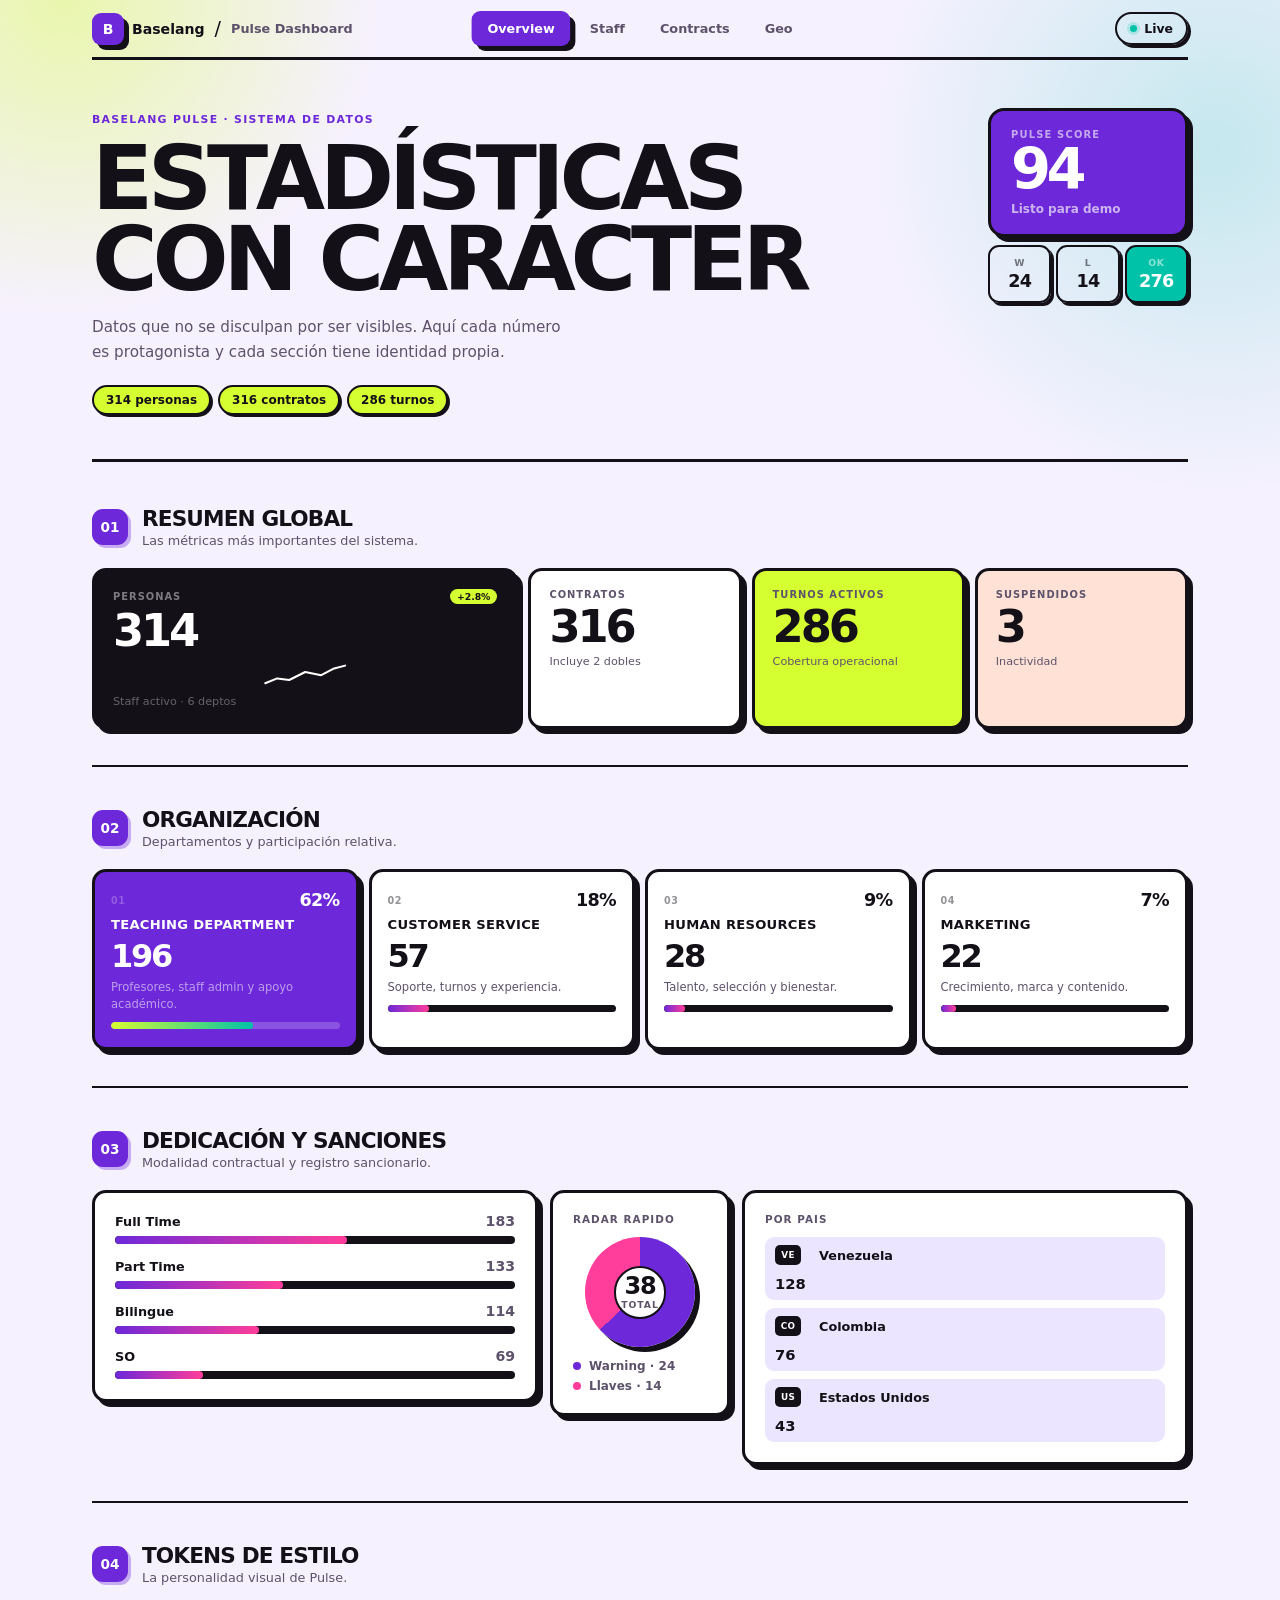
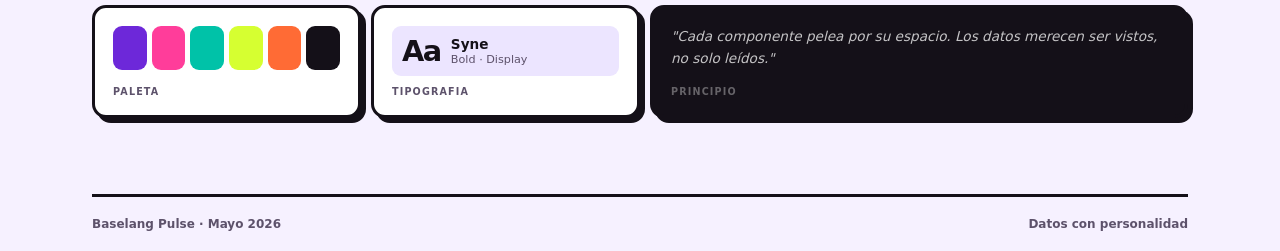
<file: pulse.html>
<!doctype html>
<html lang="es">
  <head>
    <meta charset="utf-8" />
    <meta name="viewport" content="width=device-width, initial-scale=1" />
    <title>Baselang Pulse</title>
    <link rel="stylesheet" href="styles/pulse.css" />
  </head>
  <body>
    <div class="pulse-shell">
      <header class="p-header">
        <div class="ph-left">
          <div class="ph-logo">
            <span class="ph-l">B</span>
            <span class="ph-name">Baselang</span>
          </div>
          <span class="ph-sep">/</span>
          <span class="ph-page">Pulse Dashboard</span>
        </div>
        <nav class="ph-nav">
          <a href="#" class="phn active">Overview</a>
          <a href="#" class="phn">Staff</a>
          <a href="#" class="phn">Contracts</a>
          <a href="#" class="phn">Geo</a>
        </nav>
        <div class="ph-right">
          <span class="ph-live">
            <span class="ph-live-dot"></span>
            Live
          </span>
        </div>
      </header>

      <main class="p-main">
        <section class="p-hero">
          <div class="p-hero-text">
            <p class="p-eyebrow">Baselang Pulse · Sistema de datos</p>
            <h1 class="p-title">Estadísticas<br />con carácter</h1>
            <p class="p-lead">
              Datos que no se disculpan por ser visibles.
              Aquí cada número es protagonista y cada sección tiene identidad propia.
            </p>
            <div class="p-tags">
              <span class="ptag">314 personas</span>
              <span class="ptag">316 contratos</span>
              <span class="ptag">286 turnos</span>
            </div>
          </div>
          <aside class="p-hero-score">
            <div class="p-score-block p-score-primary">
              <span class="ps-label">Pulse score</span>
              <strong class="ps-num">94</strong>
              <span class="ps-sub">Listo para demo</span>
            </div>
            <div class="p-score-minis">
              <div class="psm"><span class="psm-l">W</span><strong>24</strong></div>
              <div class="psm"><span class="psm-l">L</span><strong>14</strong></div>
              <div class="psm psm-green"><span class="psm-l">OK</span><strong>276</strong></div>
            </div>
          </aside>
        </section>

        <section class="p-section">
          <div class="ps-head">
            <span class="ps-n">01</span>
            <div class="ps-htext">
              <h2>Resumen global</h2>
              <p>Las métricas más importantes del sistema.</p>
            </div>
          </div>
          <div class="p-kpi-row">
            <div class="p-kpi p-kpi-main">
              <div class="p-kpi-head">
                <span class="p-kpi-l">Personas</span>
                <span class="p-kpi-badge">+2.8%</span>
              </div>
              <strong class="p-kpi-v">314</strong>
              <div class="p-kpi-spark">
                <svg viewBox="0 0 100 30" fill="none" xmlns="http://www.w3.org/2000/svg">
                  <polyline points="0,24 15,18 30,20 50,10 70,14 85,6 100,2" stroke="white" stroke-width="2.5" stroke-linecap="round" stroke-linejoin="round"/>
                </svg>
              </div>
              <span class="p-kpi-f">Staff activo · 6 deptos</span>
            </div>
            <div class="p-kpi">
              <span class="p-kpi-l">Contratos</span>
              <strong class="p-kpi-v">316</strong>
              <span class="p-kpi-f">Incluye 2 dobles</span>
            </div>
            <div class="p-kpi p-kpi-accent">
              <span class="p-kpi-l">Turnos activos</span>
              <strong class="p-kpi-v">286</strong>
              <span class="p-kpi-f">Cobertura operacional</span>
            </div>
            <div class="p-kpi p-kpi-warn">
              <span class="p-kpi-l">Suspendidos</span>
              <strong class="p-kpi-v">3</strong>
              <span class="p-kpi-f">Inactividad</span>
            </div>
          </div>
        </section>

        <section class="p-section">
          <div class="ps-head">
            <span class="ps-n">02</span>
            <div class="ps-htext">
              <h2>Organización</h2>
              <p>Departamentos y participación relativa.</p>
            </div>
          </div>
          <div class="p-dept-row">
            <div class="p-dept-card p-dept-big">
              <div class="pdc-top">
                <span class="pdc-rank">01</span>
                <span class="pdc-pct">62%</span>
              </div>
              <h3 class="pdc-name">Teaching Department</h3>
              <strong class="pdc-n">196</strong>
              <p class="pdc-desc">Profesores, staff admin y apoyo académico.</p>
              <div class="pdc-bar"><span style="--v:62%"></span></div>
            </div>
            <div class="p-dept-card">
              <div class="pdc-top">
                <span class="pdc-rank">02</span>
                <span class="pdc-pct">18%</span>
              </div>
              <h3 class="pdc-name">Customer Service</h3>
              <strong class="pdc-n">57</strong>
              <p class="pdc-desc">Soporte, turnos y experiencia.</p>
              <div class="pdc-bar"><span style="--v:18%"></span></div>
            </div>
            <div class="p-dept-card">
              <div class="pdc-top">
                <span class="pdc-rank">03</span>
                <span class="pdc-pct">9%</span>
              </div>
              <h3 class="pdc-name">Human Resources</h3>
              <strong class="pdc-n">28</strong>
              <p class="pdc-desc">Talento, selección y bienestar.</p>
              <div class="pdc-bar"><span style="--v:9%"></span></div>
            </div>
            <div class="p-dept-card">
              <div class="pdc-top">
                <span class="pdc-rank">04</span>
                <span class="pdc-pct">7%</span>
              </div>
              <h3 class="pdc-name">Marketing</h3>
              <strong class="pdc-n">22</strong>
              <p class="pdc-desc">Crecimiento, marca y contenido.</p>
              <div class="pdc-bar"><span style="--v:7%"></span></div>
            </div>
          </div>
        </section>

        <section class="p-section">
          <div class="ps-head">
            <span class="ps-n">03</span>
            <div class="ps-htext">
              <h2>Dedicación y sanciones</h2>
              <p>Modalidad contractual y registro sancionario.</p>
            </div>
          </div>
          <div class="p-analytics">
            <div class="p-bars-block">
              <div class="pb-item">
                <div class="pb-meta">
                  <span class="pb-l">Full Time</span>
                  <strong class="pb-v">183</strong>
                </div>
                <div class="pb-track"><span style="--w:58%"></span></div>
              </div>
              <div class="pb-item">
                <div class="pb-meta">
                  <span class="pb-l">Part Time</span>
                  <strong class="pb-v">133</strong>
                </div>
                <div class="pb-track"><span style="--w:42%"></span></div>
              </div>
              <div class="pb-item">
                <div class="pb-meta">
                  <span class="pb-l">Bilingue</span>
                  <strong class="pb-v">114</strong>
                </div>
                <div class="pb-track"><span style="--w:36%"></span></div>
              </div>
              <div class="pb-item">
                <div class="pb-meta">
                  <span class="pb-l">SO</span>
                  <strong class="pb-v">69</strong>
                </div>
                <div class="pb-track"><span style="--w:22%"></span></div>
              </div>
            </div>

            <div class="p-radar">
              <div class="pr-title">Radar rapido</div>
              <div class="pr-donut-wrap">
                <div class="pr-donut"></div>
                <div class="pr-inner">
                  <strong>38</strong>
                  <span>Total</span>
                </div>
              </div>
              <div class="pr-legend">
                <div class="prl"><span class="prl-d prl-a"></span>Warning · 24</div>
                <div class="prl"><span class="prl-d prl-b"></span>Llaves · 14</div>
              </div>
            </div>

            <div class="p-geo-block">
              <div class="pg-title">Por pais</div>
              <div class="pg-list">
                <div class="pg-row">
                  <span class="pg-f">VE</span>
                  <span class="pg-c">Venezuela</span>
                  <div class="pg-bar"><span style="--p:41%"></span></div>
                  <strong class="pg-n">128</strong>
                </div>
                <div class="pg-row">
                  <span class="pg-f">CO</span>
                  <span class="pg-c">Colombia</span>
                  <div class="pg-bar"><span style="--p:24%"></span></div>
                  <strong class="pg-n">76</strong>
                </div>
                <div class="pg-row">
                  <span class="pg-f">US</span>
                  <span class="pg-c">Estados Unidos</span>
                  <div class="pg-bar"><span style="--p:14%"></span></div>
                  <strong class="pg-n">43</strong>
                </div>
              </div>
            </div>
          </div>
        </section>

        <section class="p-section p-tokens-section">
          <div class="ps-head">
            <span class="ps-n">04</span>
            <div class="ps-htext">
              <h2>Tokens de estilo</h2>
              <p>La personalidad visual de Pulse.</p>
            </div>
          </div>
          <div class="p-tokens">
            <div class="pt-card pt-colors">
              <div class="pt-swatches">
                <div style="background:#6d28d9"></div>
                <div style="background:#ff3d9a"></div>
                <div style="background:#00c2a8"></div>
                <div style="background:#d6ff31"></div>
                <div style="background:#ff6b35"></div>
                <div style="background:#141018"></div>
              </div>
              <span class="pt-name">Paleta</span>
            </div>
            <div class="pt-card pt-type">
              <div class="pt-typebox">
                <span class="pt-ab">Aa</span>
                <div class="pt-tinfo">
                  <strong>Syne</strong>
                  <span>Bold · Display</span>
                </div>
              </div>
              <span class="pt-name">Tipografia</span>
            </div>
            <div class="pt-card pt-big">
              <p>"Cada componente pelea por su espacio. Los datos merecen ser vistos, no solo leídos."</p>
              <span class="pt-name">Principio</span>
            </div>
          </div>
        </section>
      </main>

      <footer class="p-footer">
        <span>Baselang Pulse · Mayo 2026</span>
        <span>Datos con personalidad</span>
      </footer>
    </div>
  </body>
</html>
</file>
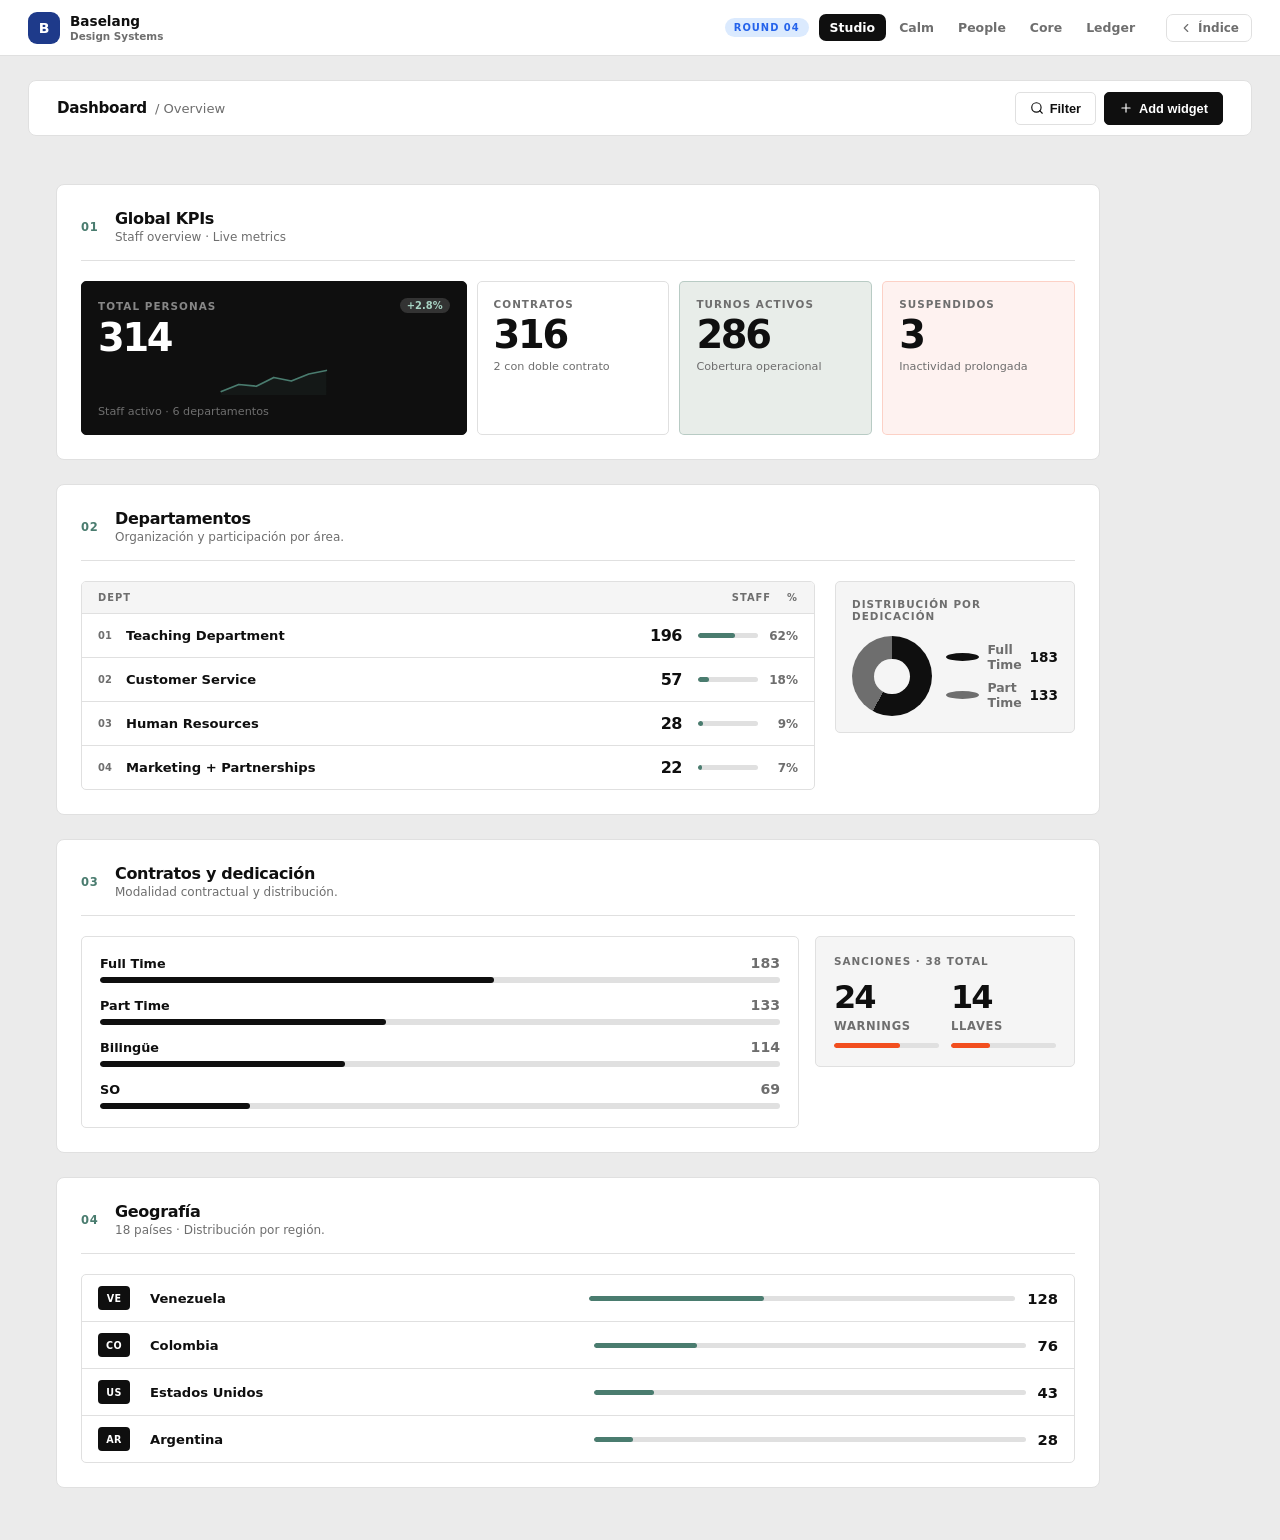
<file: studio.html>
<!doctype html>
<html lang="es">
  <head>
    <meta charset="utf-8" />
    <meta name="viewport" content="width=device-width, initial-scale=1" />
    <title>Baselang Studio</title>
    <link rel="stylesheet" href="styles/studio.css" />
  </head>
  <body>
    <nav class="site-nav">
      <div class="nav-brand">
        <a href="index.html" class="nav-logo">B</a>
        <div class="nav-text">
          <span class="nav-title">Baselang</span>
          <span class="nav-sub">Design Systems</span>
        </div>
      </div>
      <div class="nav-links">
        <span class="nav-round">Round 04</span>
        <a href="studio.html" class="nav-link active">Studio</a>
        <a href="calm.html" class="nav-link">Calm</a>
        <a href="people-analytics.html" class="nav-link">People</a>
        <a href="core.html" class="nav-link">Core</a>
        <a href="ledger.html" class="nav-link">Ledger</a>
      </div>
      <div class="nav-right">
        <a href="index.html" class="nav-back">
          <svg width="14" height="14" viewBox="0 0 24 24" fill="none" stroke="currentColor" stroke-width="2" stroke-linecap="round" stroke-linejoin="round"><polyline points="15,18 9,12 15,6"/></svg>
          Índice
        </a>
      </div>
    </nav>

    <div class="canvas">
      <header class="canvas-topbar">
        <div class="ct-left">
          <h1 class="ct-title">Dashboard</h1>
          <span class="ct-breadcrumb">/ Overview</span>
        </div>
        <div class="ct-right">
          <button class="ct-btn">
            <svg width="14" height="14" viewBox="0 0 24 24" fill="none" stroke="currentColor" stroke-width="2" stroke-linecap="round" stroke-linejoin="round"><circle cx="11" cy="11" r="8"/><line x1="21" y1="21" x2="16.65" y2="16.65"/></svg>
            Filter
          </button>
          <button class="ct-btn ct-primary">
            <svg width="14" height="14" viewBox="0 0 24 24" fill="none" stroke="currentColor" stroke-width="2" stroke-linecap="round" stroke-linejoin="round"><line x1="12" y1="5" x2="12" y2="19"/><line x1="5" y1="12" x2="19" y2="12"/></svg>
            Add widget
          </button>
        </div>
      </header>

      <main class="canvas-body">
        <div class="section-block">
          <div class="sb-label">
            <span class="sb-n">01</span>
            <div class="sb-t">
              <h2>Global KPIs</h2>
              <p>Staff overview · Live metrics</p>
            </div>
          </div>

          <div class="kpi-studio-grid">
            <div class="ks-item ks-main">
              <div class="ks-header">
                <span class="ks-lbl">Total personas</span>
                <span class="ks-badge ks-green">+2.8%</span>
              </div>
              <strong class="ks-val">314</strong>
              <div class="ks-spark">
                <svg viewBox="0 0 120 32" fill="none" xmlns="http://www.w3.org/2000/svg">
                  <polyline points="0,28 20,20 40,22 60,12 80,16 100,8 120,4" stroke="#4a7c6f" stroke-width="2" stroke-linecap="round" stroke-linejoin="round"/>
                  <polyline points="0,28 20,20 40,22 60,12 80,16 100,8 120,4 120,32 0,32" fill="#4a7c6f" fill-opacity="0.08"/>
                </svg>
              </div>
              <div class="ks-footer">Staff activo · 6 departamentos</div>
            </div>

            <div class="ks-item">
              <div class="ks-header">
                <span class="ks-lbl">Contratos</span>
              </div>
              <strong class="ks-val">316</strong>
              <div class="ks-footer">2 con doble contrato</div>
            </div>

            <div class="ks-item ks-accent">
              <div class="ks-header">
                <span class="ks-lbl">Turnos activos</span>
              </div>
              <strong class="ks-val">286</strong>
              <div class="ks-footer">Cobertura operacional</div>
            </div>

            <div class="ks-item ks-warn">
              <div class="ks-header">
                <span class="ks-lbl">Suspendidos</span>
              </div>
              <strong class="ks-val">3</strong>
              <div class="ks-footer">Inactividad prolongada</div>
            </div>
          </div>
        </div>

        <div class="section-block">
          <div class="sb-label">
            <span class="sb-n">02</span>
            <div class="sb-t">
              <h2>Departamentos</h2>
              <p>Organización y participación por área.</p>
            </div>
          </div>

          <div class="dept-studio">
            <div class="ds-col">
              <div class="ds-header-row">
                <span>Dept</span>
                <span>Staff</span>
                <span>%</span>
              </div>
              <div class="ds-rows">
                <div class="ds-row">
                  <div class="ds-name">
                    <span class="ds-rank">01</span>
                    <span class="ds-label">Teaching Department</span>
                  </div>
                  <strong class="ds-n">196</strong>
                  <div class="ds-pct">
                    <div class="ds-bar"><span style="--v:62%"></span></div>
                    <span class="ds-p">62%</span>
                  </div>
                </div>
                <div class="ds-row">
                  <div class="ds-name">
                    <span class="ds-rank">02</span>
                    <span class="ds-label">Customer Service</span>
                  </div>
                  <strong class="ds-n">57</strong>
                  <div class="ds-pct">
                    <div class="ds-bar"><span style="--v:18%"></span></div>
                    <span class="ds-p">18%</span>
                  </div>
                </div>
                <div class="ds-row">
                  <div class="ds-name">
                    <span class="ds-rank">03</span>
                    <span class="ds-label">Human Resources</span>
                  </div>
                  <strong class="ds-n">28</strong>
                  <div class="ds-pct">
                    <div class="ds-bar"><span style="--v:9%"></span></div>
                    <span class="ds-p">9%</span>
                  </div>
                </div>
                <div class="ds-row">
                  <div class="ds-name">
                    <span class="ds-rank">04</span>
                    <span class="ds-label">Marketing + Partnerships</span>
                  </div>
                  <strong class="ds-n">22</strong>
                  <div class="ds-pct">
                    <div class="ds-bar"><span style="--v:7%"></span></div>
                    <span class="ds-p">7%</span>
                  </div>
                </div>
              </div>
            </div>

            <div class="ds-aside">
              <div class="ds-chart-label">Distribución por dedicación</div>
              <div class="ds-donut-wrap">
                <div class="ds-donut"></div>
                <div class="ds-donut-leg">
                  <div class="dsl-item"><span class="dsl-dot da"></span><span>Full Time</span><strong>183</strong></div>
                  <div class="dsl-item"><span class="dsl-dot db"></span><span>Part Time</span><strong>133</strong></div>
                </div>
              </div>
            </div>
          </div>
        </div>

        <div class="section-block">
          <div class="sb-label">
            <span class="sb-n">03</span>
            <div class="sb-t">
              <h2>Contratos y dedicación</h2>
              <p>Modalidad contractual y distribución.</p>
            </div>
          </div>

          <div class="contracts-studio">
            <div class="cs-bars">
              <div class="cs-item">
                <div class="cs-meta">
                  <span class="cs-lbl">Full Time</span>
                  <span class="cs-v">183</span>
                </div>
                <div class="cs-track"><span style="--p:58%"></span></div>
              </div>
              <div class="cs-item">
                <div class="cs-meta">
                  <span class="cs-lbl">Part Time</span>
                  <span class="cs-v">133</span>
                </div>
                <div class="cs-track"><span style="--p:42%"></span></div>
              </div>
              <div class="cs-item">
                <div class="cs-meta">
                  <span class="cs-lbl">Bilingüe</span>
                  <span class="cs-v">114</span>
                </div>
                <div class="cs-track"><span style="--p:36%"></span></div>
              </div>
              <div class="cs-item">
                <div class="cs-meta">
                  <span class="cs-lbl">SO</span>
                  <span class="cs-v">69</span>
                </div>
                <div class="cs-track"><span style="--p:22%"></span></div>
              </div>
            </div>

            <div class="cs-sancion">
              <div class="cs-sanc-header">Sanciones · 38 total</div>
              <div class="cs-sanc-row">
                <div class="cs-sanc-block">
                  <span class="cs-sanc-n">24</span>
                  <span class="cs-sanc-l">Warnings</span>
                  <div class="cs-sanc-bar"><span style="--p:63%"></span></div>
                </div>
                <div class="cs-sanc-block">
                  <span class="cs-sanc-n">14</span>
                  <span class="cs-sanc-l">Llaves</span>
                  <div class="cs-sanc-bar"><span style="--p:37%"></span></div>
                </div>
              </div>
            </div>
          </div>
        </div>

        <div class="section-block">
          <div class="sb-label">
            <span class="sb-n">04</span>
            <div class="sb-t">
              <h2>Geografía</h2>
              <p>18 países · Distribución por región.</p>
            </div>
          </div>

          <div class="geo-studio">
            <div class="gs-list">
              <div class="gs-item">
                <span class="gs-flag">VE</span>
                <span class="gs-country">Venezuela</span>
                <div class="gs-bar"><span style="--p:41%"></span></div>
                <strong class="gs-n">128</strong>
              </div>
              <div class="gs-item">
                <span class="gs-flag">CO</span>
                <span class="gs-country">Colombia</span>
                <div class="gs-bar"><span style="--p:24%"></span></div>
                <strong class="gs-n">76</strong>
              </div>
              <div class="gs-item">
                <span class="gs-flag">US</span>
                <span class="gs-country">Estados Unidos</span>
                <div class="gs-bar"><span style="--p:14%"></span></div>
                <strong class="gs-n">43</strong>
              </div>
              <div class="gs-item">
                <span class="gs-flag">AR</span>
                <span class="gs-country">Argentina</span>
                <div class="gs-bar"><span style="--p:9%"></span></div>
                <strong class="gs-n">28</strong>
              </div>
            </div>
          </div>
        </div>
      </main>
    </div>
  </body>
</html>
</file>
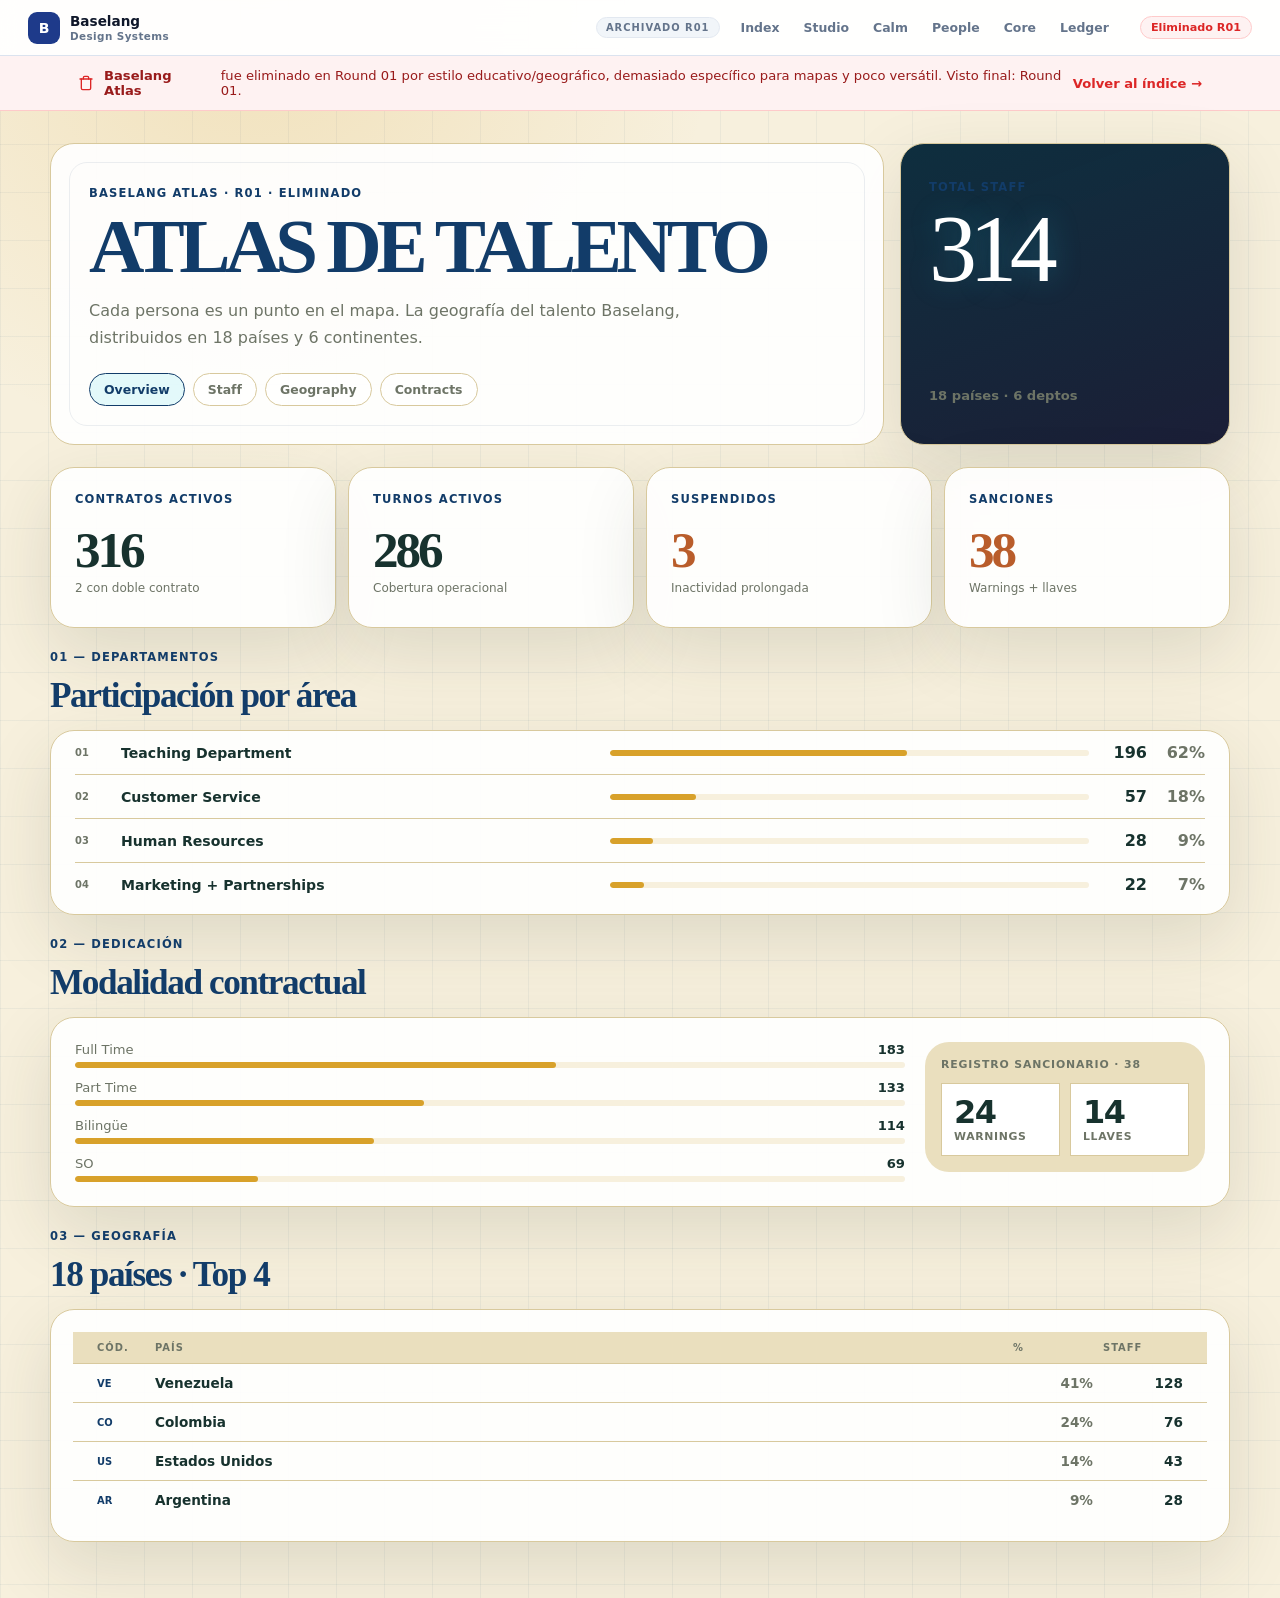
<file: archived/atlas.html>
<!doctype html>
<html lang="es">
  <head>
    <meta charset="utf-8" />
    <meta name="viewport" content="width=device-width, initial-scale=1" />
    <title>Baselang Atlas — Archivado R01</title>
    <link rel="stylesheet" href="../styles/atlas.css" />
    <link rel="stylesheet" href="../styles/archived.css" />
  </head>
  <body>
    <nav class="arch-nav">
      <div class="arch-brand">
        <a href="../index.html" class="arch-logo">B</a>
        <div class="arch-text">
          <span class="arch-name">Baselang</span>
          <span class="arch-sub">Design Systems</span>
        </div>
      </div>
      <div class="arch-links">
        <span class="arch-round">Archivado R01</span>
        <a href="../index.html" class="arch-link">Index</a>
        <a href="../studio.html" class="arch-link">Studio</a>
        <a href="../calm.html" class="arch-link">Calm</a>
        <a href="../people-analytics.html" class="arch-link">People</a>
        <a href="../core.html" class="arch-link">Core</a>
        <a href="../ledger.html" class="arch-link">Ledger</a>
      </div>
      <div class="arch-right">
        <span class="arch-status elim">Eliminado R01</span>
      </div>
    </nav>

    <div class="arch-banner">
      <div class="arch-banner-inner">
        <svg width="16" height="16" viewBox="0 0 24 24" fill="none" stroke="currentColor" stroke-width="2" stroke-linecap="round" stroke-linejoin="round"><path d="M3 6h18"/><path d="M19 6v14a2 2 0 0 1-2 2H7a2 2 0 0 1-2-2V6m3 0V4a2 2 0 0 1 2-2h4a2 2 0 0 1 2 2v2"/></svg>
        <strong>Baselang Atlas</strong> fue eliminado en Round 01 por estilo educativo/geográfico, demasiado específico para mapas y poco versátil.
        Visto final: Round 01.
        <a href="../index.html">Volver al índice →</a>
      </div>
    </div>

    <div class="page-shell">
      <div class="hero">
        <div class="hero-content">
          <p class="eyebrow">Baselang Atlas · R01 · Eliminado</p>
          <h1>Atlas de talento</h1>
          <p class="lead">Cada persona es un punto en el mapa. La geografía del talento Baselang, distribuidos en 18 países y 6 continentes.</p>
          <div class="switcher">
            <a href="#" class="active">Overview</a>
            <a href="#">Staff</a>
            <a href="#">Geography</a>
            <a href="#">Contracts</a>
          </div>
        </div>
        <div class="hero-panel">
          <p class="panel-label">Total staff</p>
          <p class="panel-number">314</p>
          <p class="panel-caption">18 países · 6 deptos</p>
        </div>
      </div>

      <div class="metrics-grid">
        <div class="metric-card">
          <p class="metric-label">Contratos activos</p>
          <p class="metric-value">316</p>
          <p class="metric-sub">2 con doble contrato</p>
        </div>
        <div class="metric-card">
          <p class="metric-label">Turnos activos</p>
          <p class="metric-value">286</p>
          <p class="metric-sub">Cobertura operacional</p>
        </div>
        <div class="metric-card">
          <p class="metric-label">Suspendidos</p>
          <p class="metric-value" style="color:var(--warning)">3</p>
          <p class="metric-sub">Inactividad prolongada</p>
        </div>
        <div class="metric-card">
          <p class="metric-label">Sanciones</p>
          <p class="metric-value" style="color:var(--warning)">38</p>
          <p class="metric-sub">Warnings + llaves</p>
        </div>
      </div>

      <div class="section">
        <div class="section-header">
          <p class="section-kicker">01 — Departamentos</p>
          <h2>Participación por área</h2>
        </div>
        <div class="department-card">
          <div class="dept-row-int">
            <span class="di-rank">01</span>
            <span class="di-name">Teaching Department</span>
            <div class="di-bar"><span style="--v:62%"></span></div>
            <strong class="di-n">196</strong>
            <span class="di-pct">62%</span>
          </div>
          <div class="dept-row-int">
            <span class="di-rank">02</span>
            <span class="di-name">Customer Service</span>
            <div class="di-bar"><span style="--v:18%"></span></div>
            <strong class="di-n">57</strong>
            <span class="di-pct">18%</span>
          </div>
          <div class="dept-row-int">
            <span class="di-rank">03</span>
            <span class="di-name">Human Resources</span>
            <div class="di-bar"><span style="--v:9%"></span></div>
            <strong class="di-n">28</strong>
            <span class="di-pct">9%</span>
          </div>
          <div class="dept-row-int">
            <span class="di-rank">04</span>
            <span class="di-name">Marketing + Partnerships</span>
            <div class="di-bar"><span style="--v:7%"></span></div>
            <strong class="di-n">22</strong>
            <span class="di-pct">7%</span>
          </div>
        </div>
      </div>

      <div class="section">
        <div class="section-header">
          <p class="section-kicker">02 — Dedicación</p>
          <h2>Modalidad contractual</h2>
        </div>
        <div class="chart-card">
          <div class="bars-int">
            <div class="bi-row">
              <div class="bi-meta"><span>Full Time</span><strong>183</strong></div>
              <div class="bi-track"><span style="--v:58%"></span></div>
            </div>
            <div class="bi-row">
              <div class="bi-meta"><span>Part Time</span><strong>133</strong></div>
              <div class="bi-track"><span style="--v:42%"></span></div>
            </div>
            <div class="bi-row">
              <div class="bi-meta"><span>Bilingüe</span><strong>114</strong></div>
              <div class="bi-track"><span style="--v:36%"></span></div>
            </div>
            <div class="bi-row">
              <div class="bi-meta"><span>SO</span><strong>69</strong></div>
              <div class="bi-track"><span style="--v:22%"></span></div>
            </div>
          </div>
          <div class="sancion-int">
            <p class="sanc-label">Registro sancionario · 38</p>
            <div class="sanc-blocks">
              <div class="sanc-b">
                <strong>24</strong>
                <span>Warnings</span>
              </div>
              <div class="sanc-b">
                <strong>14</strong>
                <span>Llaves</span>
              </div>
            </div>
          </div>
        </div>
      </div>

      <div class="section">
        <div class="section-header">
          <p class="section-kicker">03 — Geografía</p>
          <h2>18 países · Top 4</h2>
        </div>
        <div class="table-card">
          <div class="t-header">
            <span>Cód.</span>
            <span>País</span>
            <span>%</span>
            <span>Staff</span>
          </div>
          <div class="t-row">
            <span class="t-flag">VE</span>
            <span class="t-country">Venezuela</span>
            <span class="t-pct">41%</span>
            <strong class="t-n">128</strong>
          </div>
          <div class="t-row">
            <span class="t-flag">CO</span>
            <span class="t-country">Colombia</span>
            <span class="t-pct">24%</span>
            <strong class="t-n">76</strong>
          </div>
          <div class="t-row">
            <span class="t-flag">US</span>
            <span class="t-country">Estados Unidos</span>
            <span class="t-pct">14%</span>
            <strong class="t-n">43</strong>
          </div>
          <div class="t-row">
            <span class="t-flag">AR</span>
            <span class="t-country">Argentina</span>
            <span class="t-pct">9%</span>
            <strong class="t-n">28</strong>
          </div>
        </div>
      </div>
    </div>
  </body>
</html>
</file>
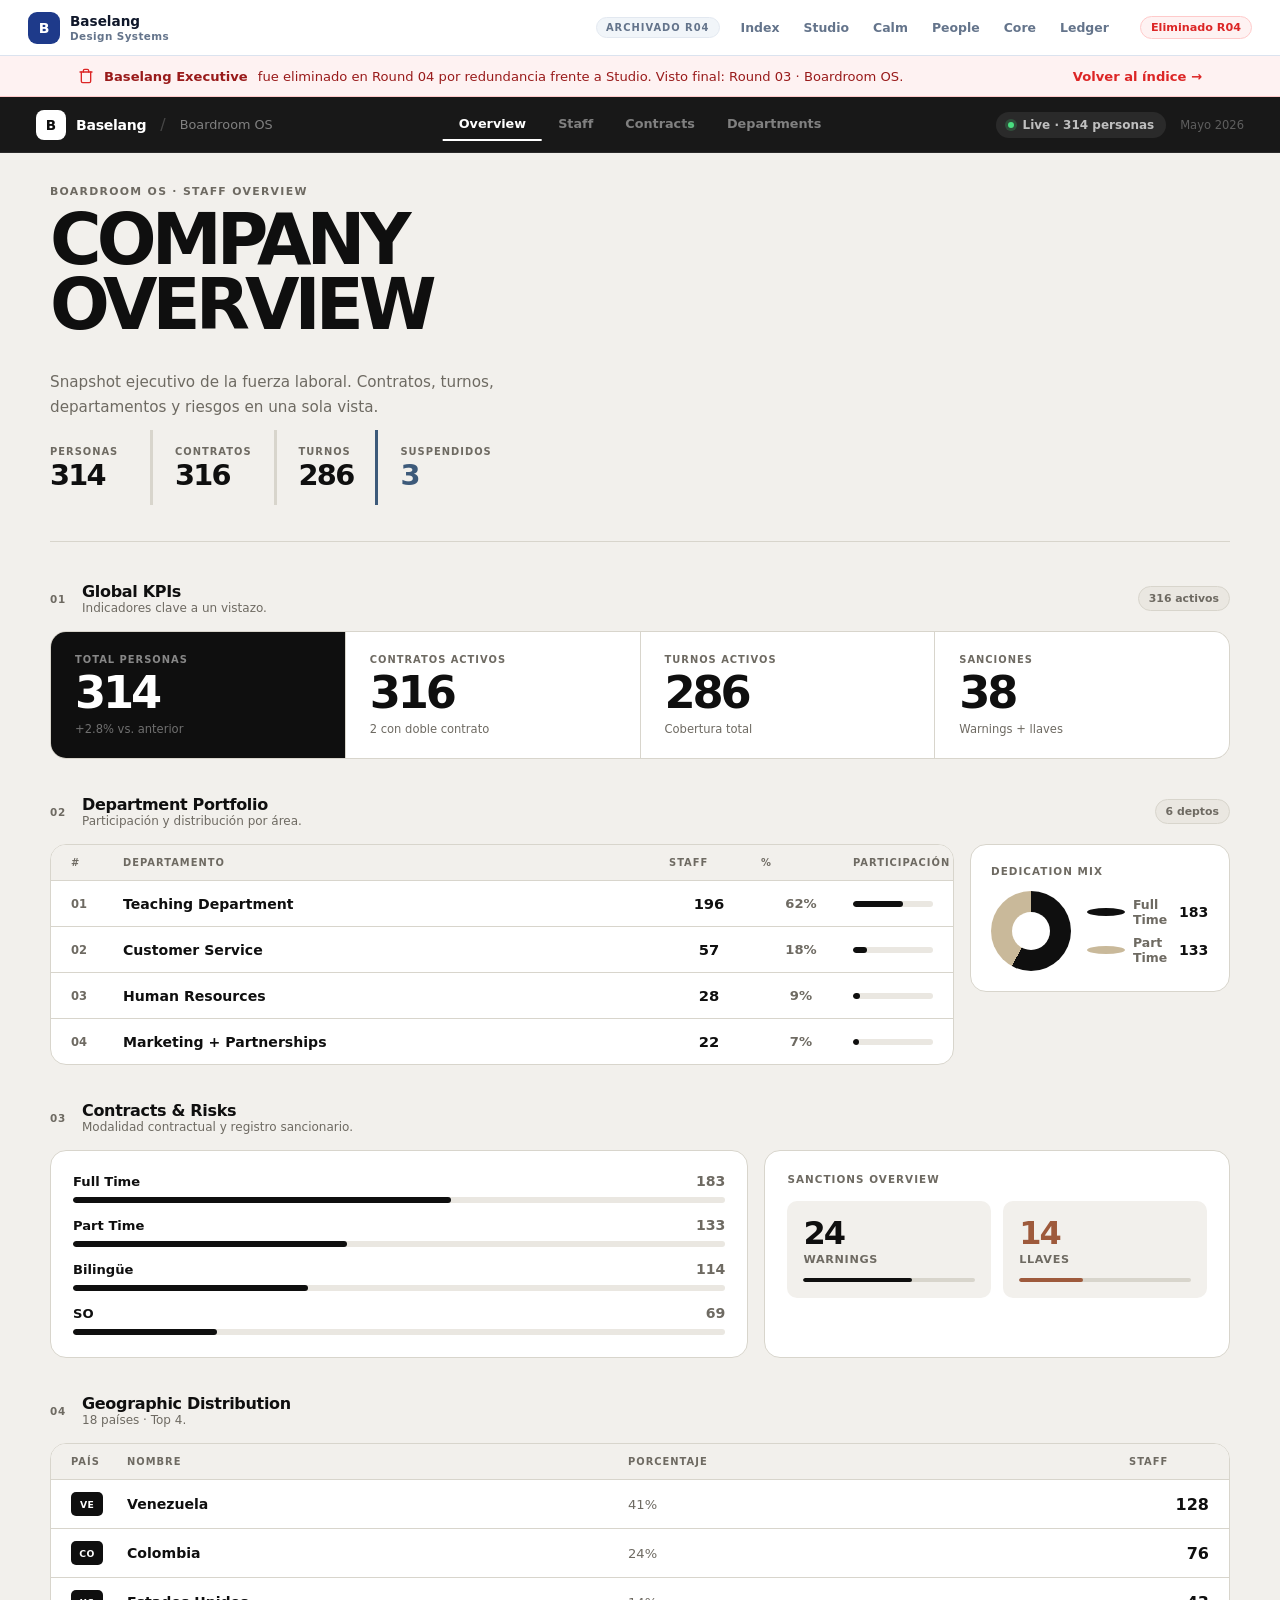
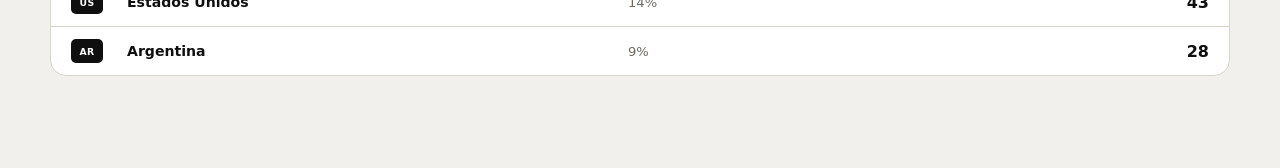
<file: archived/executive.html>
<!doctype html>
<html lang="es">
  <head>
    <meta charset="utf-8" />
    <meta name="viewport" content="width=device-width, initial-scale=1" />
    <title>Baselang Executive — Archivado R04</title>
    <link rel="stylesheet" href="../styles/executive.css" />
    <link rel="stylesheet" href="../styles/archived.css" />
  </head>
  <body>
    <nav class="arch-nav">
      <div class="arch-brand">
        <a href="../index.html" class="arch-logo">B</a>
        <div class="arch-text">
          <span class="arch-name">Baselang</span>
          <span class="arch-sub">Design Systems</span>
        </div>
      </div>
      <div class="arch-links">
        <span class="arch-round">Archivado R04</span>
        <a href="../index.html" class="arch-link">Index</a>
        <a href="../studio.html" class="arch-link">Studio</a>
        <a href="../calm.html" class="arch-link">Calm</a>
        <a href="../people-analytics.html" class="arch-link">People</a>
        <a href="../core.html" class="arch-link">Core</a>
        <a href="../ledger.html" class="arch-link">Ledger</a>
      </div>
      <div class="arch-right">
        <span class="arch-status elim">Eliminado R04</span>
      </div>
    </nav>

    <div class="arch-banner">
      <div class="arch-banner-inner">
        <svg width="16" height="16" viewBox="0 0 24 24" fill="none" stroke="currentColor" stroke-width="2" stroke-linecap="round" stroke-linejoin="round"><path d="M3 6h18"/><path d="M19 6v14a2 2 0 0 1-2 2H7a2 2 0 0 1-2-2V6m3 0V4a2 2 0 0 1 2-2h4a2 2 0 0 1 2 2v2"/></svg>
        <strong>Baselang Executive</strong> fue eliminado en Round 04 por redundancia frente a Studio.
        Visto final: Round 03 · Boardroom OS.
        <a href="../index.html">Volver al índice →</a>
      </div>
    </div>

    <header class="topbar">
      <div class="topbar-brand">
        <div class="bb-logo">B</div>
        <span class="bb-name">Baselang</span>
        <span class="bb-sep">/</span>
        <span class="bb-sub">Boardroom OS</span>
      </div>
      <nav class="topbar-nav">
        <a href="#" class="bn-item active">Overview</a>
        <a href="#" class="bn-item">Staff</a>
        <a href="#" class="bn-item">Contracts</a>
        <a href="#" class="bn-item">Departments</a>
      </nav>
      <div class="topbar-meta">
        <span class="bm-pill">
          <span class="bm-dot"></span>
          Live · 314 personas
        </span>
        <span class="bm-date">Mayo 2026</span>
      </div>
    </header>

    <main class="page-shell">
      <section class="overview-band">
        <div class="ov-left">
          <span class="ov-eyebrow">Boardroom OS · Staff Overview</span>
          <h1 class="ov-title">Company<br />Overview</h1>
          <p class="ov-lead">Snapshot ejecutivo de la fuerza laboral. Contratos, turnos, departamentos y riesgos en una sola vista.</p>
          <div class="ov-metrics">
            <div class="ov-metric">
              <span class="ov-metric-label">Personas</span>
              <strong class="ov-metric-value">314</strong>
            </div>
            <div class="ov-metric">
              <span class="ov-metric-label">Contratos</span>
              <strong class="ov-metric-value">316</strong>
            </div>
            <div class="ov-metric">
              <span class="ov-metric-label">Turnos</span>
              <strong class="ov-metric-value">286</strong>
            </div>
            <div class="ov-metric">
              <span class="ov-metric-label">Suspendidos</span>
              <strong class="ov-metric-value">3</strong>
            </div>
          </div>
        </div>
      </section>

      <section class="section">
        <div class="section-head">
          <div class="sh-left">
            <span class="sh-num">01</span>
            <div>
              <h2 class="sh-title">Global KPIs</h2>
              <p class="sh-sub">Indicadores clave a un vistazo.</p>
            </div>
          </div>
          <span class="sh-badge">316 activos</span>
        </div>
        <div class="kpi-board">
          <div class="kpi-cell kpi-cell-main">
            <span class="kc-label">Total personas</span>
            <strong class="kc-value">314</strong>
            <span class="kc-sub">+2.8% vs. anterior</span>
          </div>
          <div class="kpi-cell">
            <span class="kc-label">Contratos activos</span>
            <strong class="kc-value">316</strong>
            <span class="kc-sub">2 con doble contrato</span>
          </div>
          <div class="kpi-cell">
            <span class="kc-label">Turnos activos</span>
            <strong class="kc-value">286</strong>
            <span class="kc-sub">Cobertura total</span>
          </div>
          <div class="kpi-cell">
            <span class="kc-label">Sanciones</span>
            <strong class="kc-value">38</strong>
            <span class="kc-sub">Warnings + llaves</span>
          </div>
        </div>
      </section>

      <section class="section">
        <div class="section-head">
          <div class="sh-left">
            <span class="sh-num">02</span>
            <div>
              <h2 class="sh-title">Department Portfolio</h2>
              <p class="sh-sub">Participación y distribución por área.</p>
            </div>
          </div>
          <span class="sh-badge">6 deptos</span>
        </div>
        <div class="dept-rank-grid">
          <div class="rank-table">
            <div class="rt-header">
              <span>#</span>
              <span>Departamento</span>
              <span>Staff</span>
              <span>%</span>
              <span>Participación</span>
            </div>
            <div class="rt-row">
              <span class="rt-rank">01</span>
              <span class="rt-name">Teaching Department</span>
              <strong class="rt-n">196</strong>
              <span class="rt-pct">62%</span>
              <div class="rt-bar-cell">
                <div class="rt-bar"><span style="--v:62%"></span></div>
              </div>
            </div>
            <div class="rt-row">
              <span class="rt-rank">02</span>
              <span class="rt-name">Customer Service</span>
              <strong class="rt-n">57</strong>
              <span class="rt-pct">18%</span>
              <div class="rt-bar-cell">
                <div class="rt-bar"><span style="--v:18%"></span></div>
              </div>
            </div>
            <div class="rt-row">
              <span class="rt-rank">03</span>
              <span class="rt-name">Human Resources</span>
              <strong class="rt-n">28</strong>
              <span class="rt-pct">9%</span>
              <div class="rt-bar-cell">
                <div class="rt-bar"><span style="--v:9%"></span></div>
              </div>
            </div>
            <div class="rt-row">
              <span class="rt-rank">04</span>
              <span class="rt-name">Marketing + Partnerships</span>
              <strong class="rt-n">22</strong>
              <span class="rt-pct">7%</span>
              <div class="rt-bar-cell">
                <div class="rt-bar"><span style="--v:7%"></span></div>
              </div>
            </div>
          </div>
          <div class="rank-aside">
            <div class="ra-card">
              <p class="ra-title">Dedication Mix</p>
              <div class="ra-donut-wrap">
                <div class="ra-donut"></div>
                <div class="ra-legend">
                  <div class="ra-leg-item">
                    <span class="ra-dot ra-dot-a"></span>
                    <span>Full Time</span>
                    <strong>183</strong>
                  </div>
                  <div class="ra-leg-item">
                    <span class="ra-dot ra-dot-b"></span>
                    <span>Part Time</span>
                    <strong>133</strong>
                  </div>
                </div>
              </div>
            </div>
          </div>
        </div>
      </section>

      <section class="section">
        <div class="section-head">
          <div class="sh-left">
            <span class="sh-num">03</span>
            <div>
              <h2 class="sh-title">Contracts & Risks</h2>
              <p class="sh-sub">Modalidad contractual y registro sancionario.</p>
            </div>
          </div>
        </div>
        <div class="split-row">
          <div class="bar-panel">
            <div class="bp-item">
              <div class="bp-meta"><span class="bp-label">Full Time</span><span class="bp-val">183</span></div>
              <div class="bp-track"><span style="--w:58%"></span></div>
            </div>
            <div class="bp-item">
              <div class="bp-meta"><span class="bp-label">Part Time</span><span class="bp-val">133</span></div>
              <div class="bp-track"><span style="--w:42%"></span></div>
            </div>
            <div class="bp-item">
              <div class="bp-meta"><span class="bp-label">Bilingüe</span><span class="bp-val">114</span></div>
              <div class="bp-track"><span style="--w:36%"></span></div>
            </div>
            <div class="bp-item">
              <div class="bp-meta"><span class="bp-label">SO</span><span class="bp-val">69</span></div>
              <div class="bp-track"><span style="--w:22%"></span></div>
            </div>
          </div>
          <div class="sancion-panel">
            <p class="sp-title">Sanctions Overview</p>
            <div class="sp-numbers">
              <div class="sp-block">
                <strong class="sp-n">24</strong>
                <span class="sp-l">Warnings</span>
                <div class="sp-bar"><span style="--p:63%"></span></div>
              </div>
              <div class="sp-block">
                <strong class="sp-n warn">14</strong>
                <span class="sp-l">Llaves</span>
                <div class="sp-bar"><span style="--p:37%"></span></div>
              </div>
            </div>
          </div>
        </div>
      </section>

      <section class="section">
        <div class="section-head">
          <div class="sh-left">
            <span class="sh-num">04</span>
            <div>
              <h2 class="sh-title">Geographic Distribution</h2>
              <p class="sh-sub">18 países · Top 4.</p>
            </div>
          </div>
        </div>
        <div class="geo-panel">
          <div class="gt-header">
            <span>País</span>
            <span>Nombre</span>
            <span>Porcentaje</span>
            <span>Staff</span>
          </div>
          <div class="gt-row">
            <span class="gt-flag">VE</span>
            <span class="gt-country">Venezuela</span>
            <span class="gt-pct">41%</span>
            <strong class="gt-n">128</strong>
          </div>
          <div class="gt-row">
            <span class="gt-flag">CO</span>
            <span class="gt-country">Colombia</span>
            <span class="gt-pct">24%</span>
            <strong class="gt-n">76</strong>
          </div>
          <div class="gt-row">
            <span class="gt-flag">US</span>
            <span class="gt-country">Estados Unidos</span>
            <span class="gt-pct">14%</span>
            <strong class="gt-n">43</strong>
          </div>
          <div class="gt-row">
            <span class="gt-flag">AR</span>
            <span class="gt-country">Argentina</span>
            <span class="gt-pct">9%</span>
            <strong class="gt-n">28</strong>
          </div>
        </div>
      </section>
    </main>
  </body>
</html>
</file>
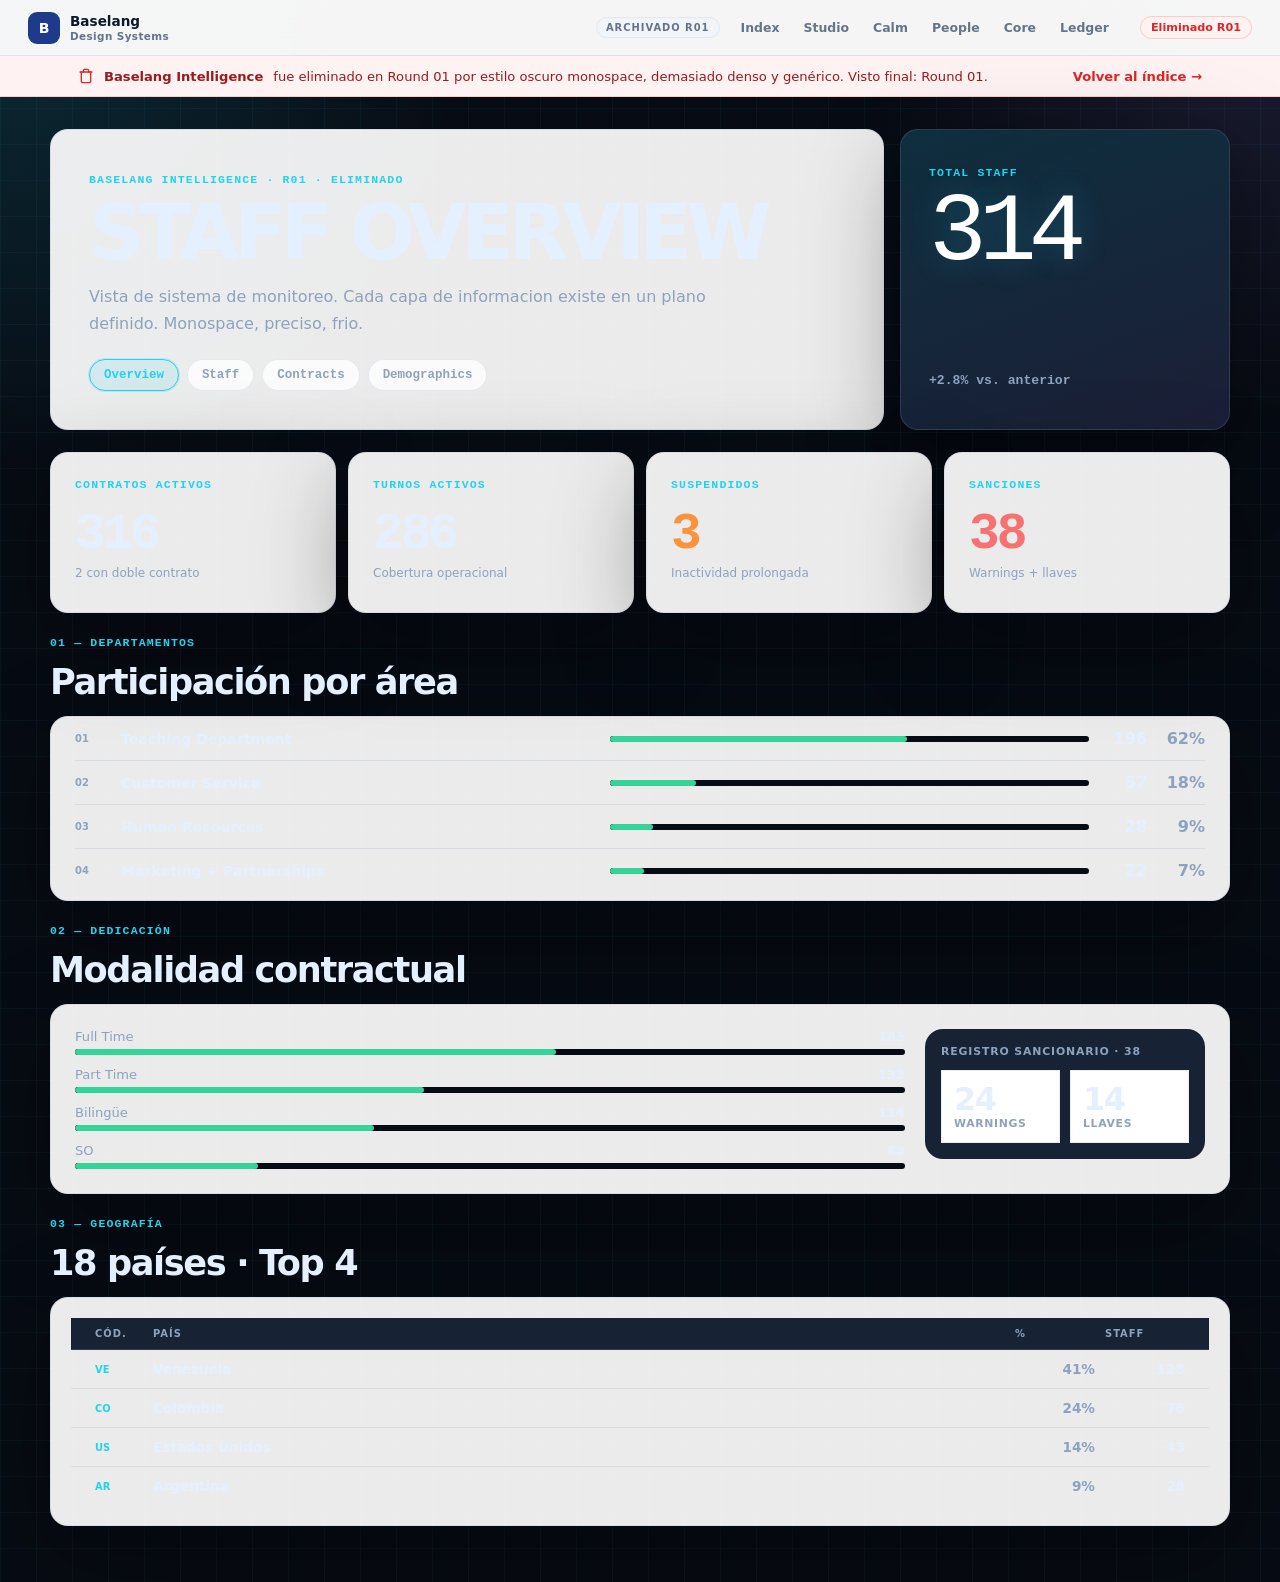
<file: archived/intelligence.html>
<!doctype html>
<html lang="es">
  <head>
    <meta charset="utf-8" />
    <meta name="viewport" content="width=device-width, initial-scale=1" />
    <title>Baselang Intelligence — Archivado R01</title>
    <link rel="stylesheet" href="../styles/intelligence.css" />
    <link rel="stylesheet" href="../styles/archived.css" />
  </head>
  <body>
    <nav class="arch-nav">
      <div class="arch-brand">
        <a href="../index.html" class="arch-logo">B</a>
        <div class="arch-text">
          <span class="arch-name">Baselang</span>
          <span class="arch-sub">Design Systems</span>
        </div>
      </div>
      <div class="arch-links">
        <span class="arch-round">Archivado R01</span>
        <a href="../index.html" class="arch-link">Index</a>
        <a href="../studio.html" class="arch-link">Studio</a>
        <a href="../calm.html" class="arch-link">Calm</a>
        <a href="../people-analytics.html" class="arch-link">People</a>
        <a href="../core.html" class="arch-link">Core</a>
        <a href="../ledger.html" class="arch-link">Ledger</a>
      </div>
      <div class="arch-right">
        <span class="arch-status elim">Eliminado R01</span>
      </div>
    </nav>

    <div class="arch-banner">
      <div class="arch-banner-inner">
        <svg width="16" height="16" viewBox="0 0 24 24" fill="none" stroke="currentColor" stroke-width="2" stroke-linecap="round" stroke-linejoin="round"><path d="M3 6h18"/><path d="M19 6v14a2 2 0 0 1-2 2H7a2 2 0 0 1-2-2V6m3 0V4a2 2 0 0 1 2-2h4a2 2 0 0 1 2 2v2"/></svg>
        <strong>Baselang Intelligence</strong> fue eliminado en Round 01 por estilo oscuro monospace, demasiado denso y genérico.
        Visto final: Round 01.
        <a href="../index.html">Volver al índice →</a>
      </div>
    </div>

    <div class="page-shell">
      <div class="hero">
        <div class="hero-content">
          <p class="eyebrow">Baselang Intelligence · R01 · Eliminado</p>
          <h1>Staff Overview</h1>
          <p class="lead">Vista de sistema de monitoreo. Cada capa de informacion existe en un plano definido. Monospace, preciso, frio.</p>
          <div class="switcher">
            <a href="#" class="active">Overview</a>
            <a href="#">Staff</a>
            <a href="#">Contracts</a>
            <a href="#">Demographics</a>
          </div>
        </div>
        <div class="hero-panel">
          <p class="panel-label">Total staff</p>
          <p class="panel-number">314</p>
          <p class="panel-caption">+2.8% vs. anterior</p>
        </div>
      </div>

      <div class="metrics-grid">
        <div class="metric-card">
          <p class="metric-label">Contratos activos</p>
          <p class="metric-value">316</p>
          <p class="metric-sub">2 con doble contrato</p>
        </div>
        <div class="metric-card">
          <p class="metric-label">Turnos activos</p>
          <p class="metric-value">286</p>
          <p class="metric-sub">Cobertura operacional</p>
        </div>
        <div class="metric-card">
          <p class="metric-label">Suspendidos</p>
          <p class="metric-value" style="color:var(--warning)">3</p>
          <p class="metric-sub">Inactividad prolongada</p>
        </div>
        <div class="metric-card">
          <p class="metric-label">Sanciones</p>
          <p class="metric-value" style="color:var(--danger)">38</p>
          <p class="metric-sub">Warnings + llaves</p>
        </div>
      </div>

      <div class="section">
        <div class="section-header">
          <p class="section-kicker">01 — Departamentos</p>
          <h2>Participación por área</h2>
        </div>
        <div class="department-card">
          <div class="dept-row-int">
            <span class="di-rank">01</span>
            <span class="di-name">Teaching Department</span>
            <div class="di-bar"><span style="--v:62%"></span></div>
            <strong class="di-n">196</strong>
            <span class="di-pct">62%</span>
          </div>
          <div class="dept-row-int">
            <span class="di-rank">02</span>
            <span class="di-name">Customer Service</span>
            <div class="di-bar"><span style="--v:18%"></span></div>
            <strong class="di-n">57</strong>
            <span class="di-pct">18%</span>
          </div>
          <div class="dept-row-int">
            <span class="di-rank">03</span>
            <span class="di-name">Human Resources</span>
            <div class="di-bar"><span style="--v:9%"></span></div>
            <strong class="di-n">28</strong>
            <span class="di-pct">9%</span>
          </div>
          <div class="dept-row-int">
            <span class="di-rank">04</span>
            <span class="di-name">Marketing + Partnerships</span>
            <div class="di-bar"><span style="--v:7%"></span></div>
            <strong class="di-n">22</strong>
            <span class="di-pct">7%</span>
          </div>
        </div>
      </div>

      <div class="section">
        <div class="section-header">
          <p class="section-kicker">02 — Dedicación</p>
          <h2>Modalidad contractual</h2>
        </div>
        <div class="chart-card">
          <div class="bars-int">
            <div class="bi-row">
              <div class="bi-meta"><span>Full Time</span><strong>183</strong></div>
              <div class="bi-track"><span style="--v:58%"></span></div>
            </div>
            <div class="bi-row">
              <div class="bi-meta"><span>Part Time</span><strong>133</strong></div>
              <div class="bi-track"><span style="--v:42%"></span></div>
            </div>
            <div class="bi-row">
              <div class="bi-meta"><span>Bilingüe</span><strong>114</strong></div>
              <div class="bi-track"><span style="--v:36%"></span></div>
            </div>
            <div class="bi-row">
              <div class="bi-meta"><span>SO</span><strong>69</strong></div>
              <div class="bi-track"><span style="--v:22%"></span></div>
            </div>
          </div>
          <div class="sancion-int">
            <p class="sanc-label">Registro sancionario · 38</p>
            <div class="sanc-blocks">
              <div class="sanc-b">
                <strong>24</strong>
                <span>Warnings</span>
              </div>
              <div class="sanc-b">
                <strong>14</strong>
                <span>Llaves</span>
              </div>
            </div>
          </div>
        </div>
      </div>

      <div class="section">
        <div class="section-header">
          <p class="section-kicker">03 — Geografía</p>
          <h2>18 países · Top 4</h2>
        </div>
        <div class="table-card">
          <div class="t-header">
            <span>Cód.</span>
            <span>País</span>
            <span>%</span>
            <span>Staff</span>
          </div>
          <div class="t-row">
            <span class="t-flag">VE</span>
            <span class="t-country">Venezuela</span>
            <span class="t-pct">41%</span>
            <strong class="t-n">128</strong>
          </div>
          <div class="t-row">
            <span class="t-flag">CO</span>
            <span class="t-country">Colombia</span>
            <span class="t-pct">24%</span>
            <strong class="t-n">76</strong>
          </div>
          <div class="t-row">
            <span class="t-flag">US</span>
            <span class="t-country">Estados Unidos</span>
            <span class="t-pct">14%</span>
            <strong class="t-n">43</strong>
          </div>
          <div class="t-row">
            <span class="t-flag">AR</span>
            <span class="t-country">Argentina</span>
            <span class="t-pct">9%</span>
            <strong class="t-n">28</strong>
          </div>
        </div>
      </div>
    </div>
  </body>
</html>
</file>
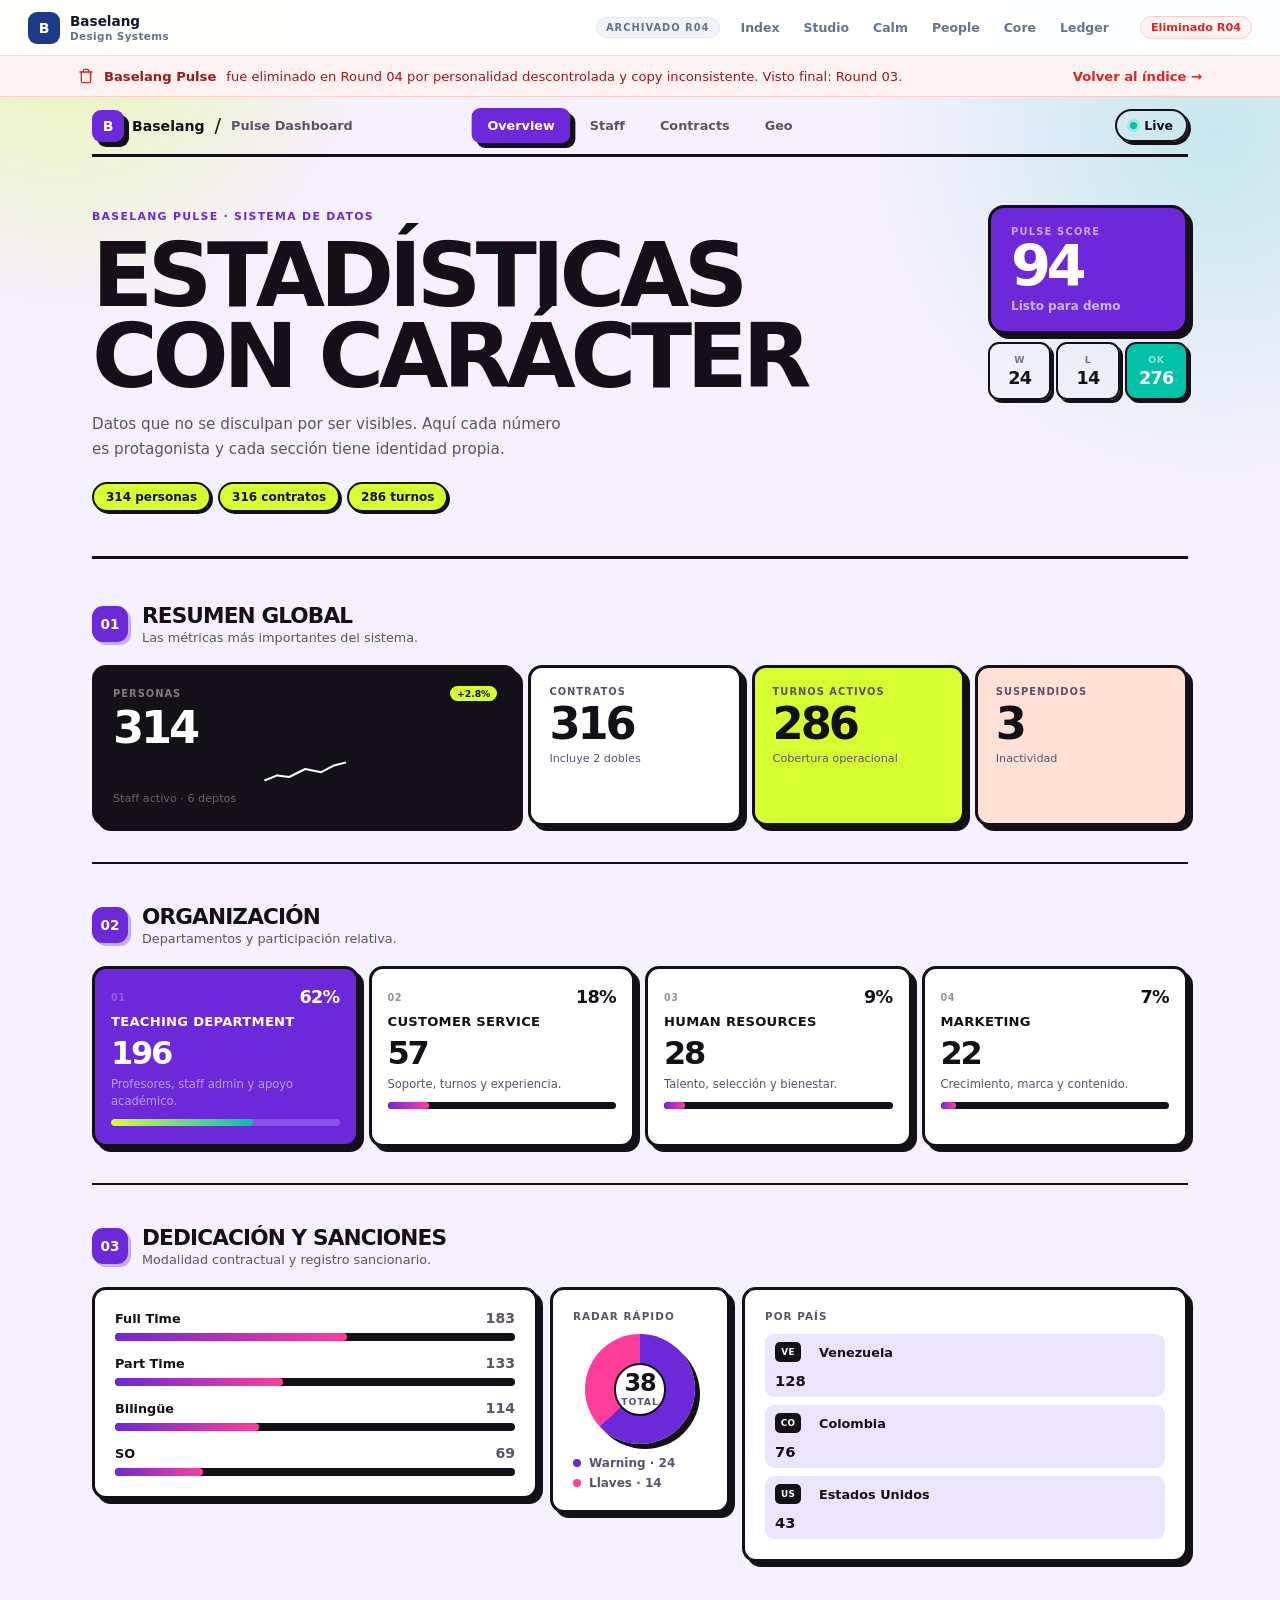
<file: archived/pulse.html>
<!doctype html>
<html lang="es">
  <head>
    <meta charset="utf-8" />
    <meta name="viewport" content="width=device-width, initial-scale=1" />
    <title>Baselang Pulse — Archivado R04</title>
    <link rel="stylesheet" href="../styles/pulse.css" />
    <link rel="stylesheet" href="../styles/archived.css" />
  </head>
  <body>
    <nav class="arch-nav">
      <div class="arch-brand">
        <a href="../index.html" class="arch-logo">B</a>
        <div class="arch-text">
          <span class="arch-name">Baselang</span>
          <span class="arch-sub">Design Systems</span>
        </div>
      </div>
      <div class="arch-links">
        <span class="arch-round">Archivado R04</span>
        <a href="../index.html" class="arch-link">Index</a>
        <a href="../studio.html" class="arch-link">Studio</a>
        <a href="../calm.html" class="arch-link">Calm</a>
        <a href="../people-analytics.html" class="arch-link">People</a>
        <a href="../core.html" class="arch-link">Core</a>
        <a href="../ledger.html" class="arch-link">Ledger</a>
      </div>
      <div class="arch-right">
        <span class="arch-status elim">Eliminado R04</span>
      </div>
    </nav>

    <div class="arch-banner">
      <div class="arch-banner-inner">
        <svg width="16" height="16" viewBox="0 0 24 24" fill="none" stroke="currentColor" stroke-width="2" stroke-linecap="round" stroke-linejoin="round"><path d="M3 6h18"/><path d="M19 6v14a2 2 0 0 1-2 2H7a2 2 0 0 1-2-2V6m3 0V4a2 2 0 0 1 2-2h4a2 2 0 0 1 2 2v2"/></svg>
        <strong>Baselang Pulse</strong> fue eliminado en Round 04 por personalidad descontrolada y copy inconsistente.
        Visto final: Round 03.
        <a href="../index.html">Volver al índice →</a>
      </div>
    </div>

    <div class="pulse-shell">
      <header class="p-header">
        <div class="ph-left">
          <div class="ph-logo">
            <span class="ph-l">B</span>
            <span class="ph-name">Baselang</span>
          </div>
          <span class="ph-sep">/</span>
          <span class="ph-page">Pulse Dashboard</span>
        </div>
        <nav class="ph-nav">
          <a href="#" class="phn active">Overview</a>
          <a href="#" class="phn">Staff</a>
          <a href="#" class="phn">Contracts</a>
          <a href="#" class="phn">Geo</a>
        </nav>
        <div class="ph-right">
          <span class="ph-live">
            <span class="ph-live-dot"></span>
            Live
          </span>
        </div>
      </header>

      <main class="p-main">
        <section class="p-hero">
          <div class="p-hero-text">
            <p class="p-eyebrow">Baselang Pulse · Sistema de datos</p>
            <h1 class="p-title">Estadísticas<br />con carácter</h1>
            <p class="p-lead">
              Datos que no se disculpan por ser visibles.
              Aquí cada número es protagonista y cada sección tiene identidad propia.
            </p>
            <div class="p-tags">
              <span class="ptag">314 personas</span>
              <span class="ptag">316 contratos</span>
              <span class="ptag">286 turnos</span>
            </div>
          </div>
          <aside class="p-hero-score">
            <div class="p-score-block p-score-primary">
              <span class="ps-label">Pulse score</span>
              <strong class="ps-num">94</strong>
              <span class="ps-sub">Listo para demo</span>
            </div>
            <div class="p-score-minis">
              <div class="psm"><span class="psm-l">W</span><strong>24</strong></div>
              <div class="psm"><span class="psm-l">L</span><strong>14</strong></div>
              <div class="psm psm-green"><span class="psm-l">OK</span><strong>276</strong></div>
            </div>
          </aside>
        </section>

        <section class="p-section">
          <div class="ps-head">
            <span class="ps-n">01</span>
            <div class="ps-htext">
              <h2>Resumen global</h2>
              <p>Las métricas más importantes del sistema.</p>
            </div>
          </div>
          <div class="p-kpi-row">
            <div class="p-kpi p-kpi-main">
              <div class="p-kpi-head">
                <span class="p-kpi-l">Personas</span>
                <span class="p-kpi-badge">+2.8%</span>
              </div>
              <strong class="p-kpi-v">314</strong>
              <div class="p-kpi-spark">
                <svg viewBox="0 0 100 30" fill="none" xmlns="http://www.w3.org/2000/svg">
                  <polyline points="0,24 15,18 30,20 50,10 70,14 85,6 100,2" stroke="white" stroke-width="2.5" stroke-linecap="round" stroke-linejoin="round"/>
                </svg>
              </div>
              <span class="p-kpi-f">Staff activo · 6 deptos</span>
            </div>
            <div class="p-kpi">
              <span class="p-kpi-l">Contratos</span>
              <strong class="p-kpi-v">316</strong>
              <span class="p-kpi-f">Incluye 2 dobles</span>
            </div>
            <div class="p-kpi p-kpi-accent">
              <span class="p-kpi-l">Turnos activos</span>
              <strong class="p-kpi-v">286</strong>
              <span class="p-kpi-f">Cobertura operacional</span>
            </div>
            <div class="p-kpi p-kpi-warn">
              <span class="p-kpi-l">Suspendidos</span>
              <strong class="p-kpi-v">3</strong>
              <span class="p-kpi-f">Inactividad</span>
            </div>
          </div>
        </section>

        <section class="p-section">
          <div class="ps-head">
            <span class="ps-n">02</span>
            <div class="ps-htext">
              <h2>Organización</h2>
              <p>Departamentos y participación relativa.</p>
            </div>
          </div>
          <div class="p-dept-row">
            <div class="p-dept-card p-dept-big">
              <div class="pdc-top">
                <span class="pdc-rank">01</span>
                <span class="pdc-pct">62%</span>
              </div>
              <h3 class="pdc-name">Teaching Department</h3>
              <strong class="pdc-n">196</strong>
              <p class="pdc-desc">Profesores, staff admin y apoyo académico.</p>
              <div class="pdc-bar"><span style="--v:62%"></span></div>
            </div>
            <div class="p-dept-card">
              <div class="pdc-top">
                <span class="pdc-rank">02</span>
                <span class="pdc-pct">18%</span>
              </div>
              <h3 class="pdc-name">Customer Service</h3>
              <strong class="pdc-n">57</strong>
              <p class="pdc-desc">Soporte, turnos y experiencia.</p>
              <div class="pdc-bar"><span style="--v:18%"></span></div>
            </div>
            <div class="p-dept-card">
              <div class="pdc-top">
                <span class="pdc-rank">03</span>
                <span class="pdc-pct">9%</span>
              </div>
              <h3 class="pdc-name">Human Resources</h3>
              <strong class="pdc-n">28</strong>
              <p class="pdc-desc">Talento, selección y bienestar.</p>
              <div class="pdc-bar"><span style="--v:9%"></span></div>
            </div>
            <div class="p-dept-card">
              <div class="pdc-top">
                <span class="pdc-rank">04</span>
                <span class="pdc-pct">7%</span>
              </div>
              <h3 class="pdc-name">Marketing</h3>
              <strong class="pdc-n">22</strong>
              <p class="pdc-desc">Crecimiento, marca y contenido.</p>
              <div class="pdc-bar"><span style="--v:7%"></span></div>
            </div>
          </div>
        </section>

        <section class="p-section">
          <div class="ps-head">
            <span class="ps-n">03</span>
            <div class="ps-htext">
              <h2>Dedicación y sanciones</h2>
              <p>Modalidad contractual y registro sancionario.</p>
            </div>
          </div>
          <div class="p-analytics">
            <div class="p-bars-block">
              <div class="pb-item">
                <div class="pb-meta">
                  <span class="pb-l">Full Time</span>
                  <strong class="pb-v">183</strong>
                </div>
                <div class="pb-track"><span style="--w:58%"></span></div>
              </div>
              <div class="pb-item">
                <div class="pb-meta">
                  <span class="pb-l">Part Time</span>
                  <strong class="pb-v">133</strong>
                </div>
                <div class="pb-track"><span style="--w:42%"></span></div>
              </div>
              <div class="pb-item">
                <div class="pb-meta">
                  <span class="pb-l">Bilingüe</span>
                  <strong class="pb-v">114</strong>
                </div>
                <div class="pb-track"><span style="--w:36%"></span></div>
              </div>
              <div class="pb-item">
                <div class="pb-meta">
                  <span class="pb-l">SO</span>
                  <strong class="pb-v">69</strong>
                </div>
                <div class="pb-track"><span style="--w:22%"></span></div>
              </div>
            </div>

            <div class="p-radar">
              <div class="pr-title">Radar rápido</div>
              <div class="pr-donut-wrap">
                <div class="pr-donut"></div>
                <div class="pr-inner">
                  <strong>38</strong>
                  <span>Total</span>
                </div>
              </div>
              <div class="pr-legend">
                <div class="prl"><span class="prl-d prl-a"></span>Warning · 24</div>
                <div class="prl"><span class="prl-d prl-b"></span>Llaves · 14</div>
              </div>
            </div>

            <div class="p-geo-block">
              <div class="pg-title">Por país</div>
              <div class="pg-list">
                <div class="pg-row">
                  <span class="pg-f">VE</span>
                  <span class="pg-c">Venezuela</span>
                  <div class="pg-bar"><span style="--p:41%"></span></div>
                  <strong class="pg-n">128</strong>
                </div>
                <div class="pg-row">
                  <span class="pg-f">CO</span>
                  <span class="pg-c">Colombia</span>
                  <div class="pg-bar"><span style="--p:24%"></span></div>
                  <strong class="pg-n">76</strong>
                </div>
                <div class="pg-row">
                  <span class="pg-f">US</span>
                  <span class="pg-c">Estados Unidos</span>
                  <div class="pg-bar"><span style="--p:14%"></span></div>
                  <strong class="pg-n">43</strong>
                </div>
              </div>
            </div>
          </div>
        </section>
      </main>
    </div>
  </body>
</html>
</file>
<file: styles/main.css>
:root {
  --bg: #f0f2f5;
  --surface: #ffffff;
  --text: #0f172a;
  --muted: #64748b;
  --line: #dbe3ef;
  --primary: #1e3a8a;
  --accent: #2563eb;
  --teal: #0f766e;
  --amber: #d97706;
}

* { box-sizing: border-box; margin: 0; padding: 0; }

body {
  font-family: Inter, ui-sans-serif, system-ui, -apple-system, BlinkMacSystemFont, "Segoe UI", sans-serif;
  background:
    radial-gradient(circle at 20% 0%, rgba(37, 99, 235, 0.1) 0%, transparent 50%),
    radial-gradient(circle at 80% 100%, rgba(15, 118, 110, 0.08) 0%, transparent 45%),
    var(--bg);
  color: var(--text);
  min-height: 100vh;
}

/* SITE NAV */
.site-nav {
  display: flex;
  align-items: center;
  gap: 0;
  padding: 0 40px;
  height: 60px;
  background: rgba(255, 255, 255, 0.92);
  backdrop-filter: blur(20px);
  border-bottom: 1px solid var(--line);
  position: sticky;
  top: 0;
  z-index: 200;
}

.nav-brand { display: flex; align-items: center; gap: 10px; margin-right: auto; }

.nav-logo {
  width: 34px;
  height: 34px;
  background: var(--primary);
  color: white;
  border-radius: 10px;
  display: flex;
  align-items: center;
  justify-content: center;
  font-weight: 900;
  font-size: 0.95rem;
  text-decoration: none;
  letter-spacing: -0.03em;
  transition: transform 0.15s ease;
}

.nav-logo:hover { transform: scale(1.05); }

.nav-text { display: flex; flex-direction: column; gap: 1px; }
.nav-title { font-weight: 800; font-size: 0.88rem; color: var(--text); }
.nav-sub { font-size: 0.65rem; color: var(--muted); font-weight: 600; letter-spacing: 0.04em; }

.nav-links { display: flex; align-items: center; gap: 2px; }

.nav-round {
  font-size: 0.65rem;
  font-weight: 900;
  letter-spacing: 0.1em;
  text-transform: uppercase;
  color: var(--accent);
  padding: 5px 10px;
  margin-right: 8px;
  background: #dbeafe;
  border-radius: 999px;
}

.nav-link {
  padding: 7px 12px;
  border-radius: 8px;
  font-size: 0.8rem;
  font-weight: 700;
  color: var(--muted);
  text-decoration: none;
  transition: all 0.15s ease;
}

.nav-link:hover { background: var(--surface); color: var(--text); }

.nav-right { margin-left: 24px; }

.nav-status {
  display: inline-flex;
  align-items: center;
  gap: 7px;
  font-size: 0.78rem;
  font-weight: 700;
  color: var(--muted);
}

.nav-dot {
  width: 7px;
  height: 7px;
  border-radius: 50%;
  background: #22c55e;
  box-shadow: 0 0 0 3px rgba(34, 197, 94, 0.2);
  animation: nav-pulse 2s infinite;
}

@keyframes nav-pulse {
  0%, 100% { box-shadow: 0 0 0 3px rgba(34, 197, 94, 0.2); }
  50% { box-shadow: 0 0 0 6px rgba(34, 197, 94, 0.08); }
}

/* SITE MAIN */
.site-main {
  max-width: 1180px;
  margin: 0 auto;
  padding: 0 40px 60px;
}

/* INTRO */
.sel-intro { margin-bottom: 52px; padding-top: 52px; }

.sel-eyebrow {
  display: inline-block;
  font-size: 0.72rem;
  font-weight: 900;
  letter-spacing: 0.12em;
  text-transform: uppercase;
  color: var(--accent);
  margin-bottom: 14px;
}

.sel-intro h1 {
  font-size: clamp(2.8rem, 6vw, 5.4rem);
  line-height: 0.92;
  letter-spacing: -0.07em;
  font-weight: 900;
  margin-bottom: 20px;
}

.sel-lead {
  max-width: 580px;
  font-size: 1.05rem;
  color: var(--muted);
  line-height: 1.7;
  margin-bottom: 28px;
}

.sel-legend { display: flex; flex-wrap: wrap; gap: 16px; }

.legend-item {
  display: inline-flex;
  align-items: center;
  gap: 8px;
  font-size: 0.82rem;
  font-weight: 700;
  color: var(--muted);
}

.legend-dot {
  width: 10px;
  height: 10px;
  border-radius: 50%;
}

.sel-alive .legend-dot { background: #22c55e; }
.sel-dead .legend-dot { background: #94a3b8; }
.sel-new .legend-dot { background: var(--accent); }

/* GRID */
.sel-grid {
  display: grid;
  grid-template-columns: repeat(3, minmax(0, 1fr));
  gap: 20px;
  margin-bottom: 52px;
}

/* CARD */
.sel-card {
  background: var(--surface);
  border: 1px solid var(--line);
  border-radius: 24px;
  padding: 28px;
  display: flex;
  flex-direction: column;
  gap: 16px;
  transition: all 0.22s ease;
}

.sel-alive:not(.sel-dead):hover { transform: translateY(-4px); box-shadow: 0 16px 50px rgba(15, 23, 42, 0.1); }

.sel-card-top {
  display: flex;
  align-items: center;
  justify-content: space-between;
}

.sel-card-num {
  font-size: 0.72rem;
  font-weight: 900;
  letter-spacing: 0.08em;
  text-transform: uppercase;
  color: var(--muted);
}

.sel-card-state {
  font-size: 0.72rem;
  font-weight: 800;
  padding: 5px 10px;
  border-radius: 999px;
  letter-spacing: 0.04em;
  background: #dcfce7;
  color: #15803d;
}

.sel-card-state.sel-new { background: #dbeafe; color: #1d4ed8; }
.sel-card-state.sel-imp { background: #fef3c7; color: #92400e; }
.sel-dead .sel-card-state { background: var(--bg); color: var(--muted); }

.sel-card h2 {
  font-size: 1.5rem;
  letter-spacing: -0.04em;
  font-weight: 800;
  color: var(--text);
}

.sel-card p {
  font-size: 0.88rem;
  color: var(--muted);
  line-height: 1.65;
  flex: 1;
}

.sel-card-preview {
  display: grid;
  grid-template-columns: repeat(3, 1fr);
  gap: 8px;
}

.preview-block {
  border-radius: 12px;
  padding: 14px 12px;
  display: flex;
  flex-direction: column;
  gap: 4px;
}

.sel-card-cta {
  display: flex;
  align-items: center;
  justify-content: center;
  padding: 12px 20px;
  border-radius: 12px;
  background: var(--primary);
  color: white;
  font-size: 0.88rem;
  font-weight: 800;
  text-decoration: none;
  transition: all 0.18s ease;
  letter-spacing: 0.02em;
}

.sel-card-cta:hover { background: #1e40af; transform: translateY(-1px); }

.sel-card-archived { background: var(--muted); }
.sel-card-archived:hover { background: #475569; }

.sel-card-dead-label {
  display: block;
  text-align: center;
  font-size: 0.75rem;
  font-weight: 700;
  color: #94a3b8;
  padding: 10px;
  border: 1px dashed #cbd5e1;
  border-radius: 10px;
  letter-spacing: 0.04em;
}

/* RULES */
.sel-rules {
  background: var(--surface);
  border: 1px solid var(--line);
  border-radius: 20px;
  padding: 28px 32px;
  margin-bottom: 60px;
}

.sel-rules h3 {
  font-size: 1rem;
  font-weight: 800;
  color: var(--text);
  margin-bottom: 14px;
  letter-spacing: -0.02em;
}

.sel-rules ul { display: grid; grid-template-columns: repeat(2, minmax(0, 1fr)); gap: 10px 32px; list-style: none; }
.sel-rules li { font-size: 0.88rem; color: var(--muted); line-height: 1.5; padding-left: 20px; position: relative; }
.sel-rules li::before { content: "—"; position: absolute; left: 0; color: var(--accent); font-weight: 900; }

/* FOOTER */
.site-footer {
  display: flex;
  justify-content: space-between;
  align-items: center;
  padding: 24px 40px;
  border-top: 1px solid var(--line);
  font-size: 0.78rem;
  color: var(--muted);
  font-weight: 600;
}

/* RESPONSIVE */
@media (max-width: 1024px) {
  .sel-grid { grid-template-columns: repeat(2, minmax(0, 1fr)); }
  .nav-links { display: none; }
}

@media (max-width: 768px) {
  .site-main { padding: 0 20px 40px; }
  .site-nav { padding: 0 20px; }
  .sel-grid { grid-template-columns: 1fr; }
  .sel-rules ul { grid-template-columns: 1fr; }
  .site-footer { flex-direction: column; gap: 8px; text-align: center; padding: 20px; }
}
</file>
<file: styles/atlas.css>
:root {
  --bg: #f7f0dd;
  --surface: #fffaf0;
  --surface-soft: #eadfbe;
  --text: #17322e;
  --muted: #6d7466;
  --line: #d8c99d;
  --primary: #123c69;
  --secondary: #1f6f5b;
  --accent: #d8a12a;
  --warning: #b95d2b;
  --shadow: 0 24px 70px rgba(50, 52, 35, 0.13);
  --radius: 24px;
}

* { box-sizing: border-box; }

body {
  margin: 0;
  color: var(--text);
  font-family: ui-sans-serif, system-ui, -apple-system, BlinkMacSystemFont, "Segoe UI", sans-serif;
  background:
    linear-gradient(rgba(18, 60, 105, 0.05) 1px, transparent 1px),
    linear-gradient(90deg, rgba(18, 60, 105, 0.05) 1px, transparent 1px),
    radial-gradient(circle at 20% 0%, rgba(216, 161, 42, 0.2), transparent 29rem),
    var(--bg);
  background-size: 48px 48px, 48px 48px, auto, auto;
}

a { color: inherit; }
.page-shell { width: min(1180px, calc(100% - 32px)); margin: 0 auto; padding: 38px 0 58px; }
.hero { display: grid; grid-template-columns: minmax(0, 1fr) 330px; gap: 18px; margin-bottom: 26px; }

.hero-content,
.hero-panel,
.metric-card,
.department-card,
.chart-card,
.table-card {
  border: 1px solid var(--line);
  border-radius: var(--radius);
  background: rgba(255, 250, 240, 0.92);
  box-shadow: var(--shadow);
}

.hero-content { padding: 42px; position: relative; overflow: hidden; }
.hero-content::before {
  content: "";
  position: absolute;
  inset: 18px;
  border: 1px solid rgba(18, 60, 105, 0.08);
  border-radius: 18px;
  pointer-events: none;
}

.eyebrow,
.section-kicker,
.metric-label,
.department-meta,
.panel-label {
  display: inline-flex;
  margin: 0;
  color: var(--secondary);
  font-size: 0.75rem;
  font-weight: 900;
  letter-spacing: 0.1em;
  text-transform: uppercase;
}

h1,
h2,
h3,
p { margin-top: 0; }
h1 { max-width: 790px; margin-bottom: 18px; font-family: Georgia, "Times New Roman", serif; font-size: clamp(2.5rem, 7vw, 5.8rem); line-height: 0.96; letter-spacing: -0.06em; color: var(--primary); }
h2 { margin-bottom: 0; font-family: Georgia, "Times New Roman", serif; font-size: clamp(1.55rem, 3vw, 2.45rem); letter-spacing: -0.04em; color: var(--primary); }
h3 { margin-bottom: 8px; font-size: 1.35rem; letter-spacing: -0.025em; color: var(--primary); }
.lead { max-width: 720px; margin-bottom: 28px; color: var(--muted); font-size: 1.08rem; line-height: 1.75; }

.switcher { display: flex; flex-wrap: wrap; gap: 10px; position: relative; z-index: 1; }
.switcher a,
.badge {
  border: 1px solid var(--line);
  border-radius: 999px;
  background: #f4e8c9;
  color: var(--primary);
  font-size: 0.86rem;
  font-weight: 800;
  text-decoration: none;
}
.switcher a { padding: 10px 14px; }
.switcher a.active,
.switcher a:hover { border-color: var(--primary); background: var(--primary); color: #fffaf0; }

.hero-panel {
  display: flex;
  min-height: 268px;
  flex-direction: column;
  justify-content: flex-end;
  padding: 30px;
  background:
    radial-gradient(circle at 18% 18%, rgba(216, 161, 42, 0.38), transparent 8rem),
    linear-gradient(155deg, #123c69, #1f6f5b 78%);
  color: #fffaf0;
}
.panel-label { color: rgba(255, 250, 240, 0.78); }
.panel-number { font-family: Georgia, "Times New Roman", serif; font-size: clamp(4.4rem, 10vw, 7.2rem); line-height: 0.9; letter-spacing: -0.08em; }
.panel-caption { color: rgba(255, 250, 240, 0.84); font-weight: 800; }

.section { margin-top: 22px; }
.section-heading { display: flex; align-items: end; justify-content: space-between; gap: 16px; margin-bottom: 16px; }
.grid { display: grid; gap: 16px; }
.kpi-grid,
.department-grid { grid-template-columns: repeat(4, minmax(0, 1fr)); }
.metric-card,
.department-card,
.chart-card,
.table-card { padding: 22px; }
.department-card { text-decoration: none; }
.department-card p,
.metric-note,
.token-copy { color: var(--muted); line-height: 1.58; }
.metric-value { display: block; margin: 12px 0 8px; font-family: Georgia, "Times New Roman", serif; font-size: clamp(2.55rem, 5vw, 4.45rem); line-height: 0.95; letter-spacing: -0.06em; color: var(--primary); }
.metric-card.accent { background: #edf6ec; border-color: rgba(31, 111, 91, 0.25); }
.metric-card.warn { background: #fff2d7; border-color: rgba(185, 93, 43, 0.22); }

.progress,
.bar-track { overflow: hidden; height: 11px; border-radius: 999px; background: var(--surface-soft); }
.progress span,
.bar-track span { display: block; width: var(--value); height: 100%; border-radius: inherit; background: linear-gradient(90deg, var(--secondary), var(--accent)); }

.analytics-layout { display: grid; grid-template-columns: minmax(0, 1.45fr) minmax(280px, 0.55fr); gap: 16px; }
.chart-header { display: flex; align-items: start; justify-content: space-between; gap: 14px; margin-bottom: 22px; }
.badge { padding: 8px 12px; white-space: nowrap; }
.bars { display: grid; gap: 15px; }
.bar-row { display: grid; grid-template-columns: 150px minmax(120px, 1fr) 48px; gap: 12px; align-items: center; }
.bar-label { color: var(--muted); font-weight: 800; }
.bar-row strong { text-align: right; color: var(--primary); }

.donut { width: min(220px, 70vw); aspect-ratio: 1; margin: 24px auto; border-radius: 50%; background: conic-gradient(var(--secondary) 0 36%, var(--primary) 36% 58%, var(--accent) 58% 84%, var(--warning) 84% 100%); position: relative; }
.donut::after { content: ""; position: absolute; inset: 24%; border-radius: inherit; background: var(--surface); box-shadow: inset 0 0 0 1px var(--line); }
.donut-legend { display: grid; gap: 10px; color: var(--muted); font-weight: 800; }
.dot { display: inline-block; width: 10px; height: 10px; margin-right: 8px; border-radius: 50%; }
.dot.one { background: var(--secondary); }
.dot.two { background: var(--primary); }
.dot.three { background: var(--accent); }

.split { display: grid; grid-template-columns: minmax(0, 1fr) 340px; gap: 16px; }
.data-table { width: 100%; border-collapse: collapse; }
.data-table th,
.data-table td { padding: 14px 10px; border-bottom: 1px solid var(--line); text-align: left; }
.data-table th { color: var(--secondary); font-size: 0.78rem; letter-spacing: 0.08em; text-transform: uppercase; }
.data-table td:last-child,
.data-table th:last-child { text-align: right; }

.swatches { display: grid; grid-template-columns: repeat(4, 1fr); gap: 10px; margin: 18px 0; }
.swatch { display: block; min-height: 68px; border-radius: 18px; }
.swatch.primary { background: var(--primary); }
.swatch.secondary { background: var(--secondary); }
.swatch.accent-swatch { background: var(--accent); }
.swatch.warning-swatch { background: var(--warning); }

@media (max-width: 920px) {
  .hero,
  .analytics-layout,
  .split { grid-template-columns: 1fr; }
  .kpi-grid,
  .department-grid { grid-template-columns: repeat(2, minmax(0, 1fr)); }
}

@media (max-width: 620px) {
  .page-shell { width: min(100% - 20px, 1180px); padding-top: 18px; }
  .hero-content,
  .hero-panel,
  .metric-card,
  .department-card,
  .chart-card,
  .table-card { padding: 18px; border-radius: 18px; }
  .kpi-grid,
  .department-grid { grid-template-columns: 1fr; }
  .section-heading,
  .chart-header { align-items: start; flex-direction: column; }
  .bar-row { grid-template-columns: 1fr; gap: 8px; }
  .bar-row strong { text-align: left; }
}
</file>
<file: styles/calm.css>
:root {
  --bg: #f8f7f4;
  --surface: #ffffff;
  --text: #1a1a1a;
  --muted: #6b6b6b;
  --line: #e0ddd6;
  --accent: #4a7c6f;
  --accent-light: #e8ede9;
  --warm: #c9b99a;
  --warn: #9e5a3c;
  --radius: 6px;
}

* { box-sizing: border-box; margin: 0; padding: 0; }

body {
  font-family: Inter, ui-sans-serif, system-ui, -apple-system, BlinkMacSystemFont, "Segoe UI", sans-serif;
  background: var(--bg);
  color: var(--text);
  min-height: 100vh;
  -webkit-font-smoothing: antialiased;
}

/* SHARED SITE NAV */
.site-nav {
  display: flex;
  align-items: center;
  padding: 0 28px;
  height: 56px;
  background: rgba(255,255,255,0.96);
  backdrop-filter: blur(20px);
  border-bottom: 1px solid var(--line);
  position: sticky;
  top: 0;
  z-index: 200;
}

.nav-brand { display: flex; align-items: center; gap: 10px; margin-right: auto; }

.nav-logo {
  width: 32px;
  height: 32px;
  background: #1e3a8a;
  color: white;
  border-radius: 9px;
  display: flex;
  align-items: center;
  justify-content: center;
  font-weight: 900;
  font-size: 0.88rem;
  text-decoration: none;
  transition: transform 0.15s ease;
}

.nav-logo:hover { transform: scale(1.05); }

.nav-text { display: flex; flex-direction: column; gap: 1px; }
.nav-title { font-weight: 800; font-size: 0.85rem; color: var(--text); }
.nav-sub { font-size: 0.65rem; color: var(--muted); font-weight: 600; }

.nav-links { display: flex; align-items: center; gap: 2px; }

.nav-round {
  font-size: 0.62rem;
  font-weight: 900;
  letter-spacing: 0.1em;
  text-transform: uppercase;
  color: #2563eb;
  padding: 4px 9px;
  margin-right: 8px;
  background: #dbeafe;
  border-radius: 999px;
}

.nav-link {
  padding: 6px 11px;
  border-radius: 7px;
  font-size: 0.78rem;
  font-weight: 700;
  color: var(--muted);
  text-decoration: none;
  transition: all 0.15s ease;
}

.nav-link:hover { background: rgba(0,0,0,0.05); color: var(--text); }
.nav-link.active { background: var(--text); color: white; }

.nav-right { margin-left: 20px; }

.nav-back {
  display: inline-flex;
  align-items: center;
  gap: 5px;
  padding: 6px 12px;
  border-radius: 7px;
  font-size: 0.75rem;
  font-weight: 700;
  color: var(--muted);
  text-decoration: none;
  border: 1px solid var(--line);
  transition: all 0.15s ease;
}

.nav-back:hover { background: var(--surface); color: var(--text); }

/* Subtle noise texture overlay */
.noise-layer {
  position: fixed;
  inset: 0;
  pointer-events: none;
  z-index: 9999;
  opacity: 0.025;
  background-image: url("data:image/svg+xml,%3Csvg viewBox='0 0 256 256' xmlns='http://www.w3.org/2000/svg'%3E%3Cfilter id='noise'%3E%3CfeTurbulence type='fractalNoise' baseFrequency='0.9' numOctaves='4' stitchTiles='stitch'/%3E%3C/filter%3E%3Crect width='100%25' height='100%25' filter='url(%23noise)'/%3E%3C/svg%3E");
}

/* MASTHEAD */
.masthead {
  display: grid;
  grid-template-columns: 1fr auto 1fr;
  align-items: center;
  padding: 0 48px;
  height: 64px;
  border-bottom: 1px solid var(--line);
  position: sticky;
  top: 0;
  background: rgba(248, 247, 244, 0.9);
  backdrop-filter: blur(16px);
  z-index: 100;
}

.masthead-left { display: flex; align-items: center; gap: 12px; }

.wordmark { display: flex; align-items: center; gap: 6px; }
.wm-b {
  width: 28px;
  height: 28px;
  background: var(--text);
  color: white;
  border-radius: 6px;
  display: flex;
  align-items: center;
  justify-content: center;
  font-weight: 900;
  font-size: 0.82rem;
}
.wm-name { font-weight: 700; font-size: 0.88rem; color: var(--text); }
.masthead-sep { color: var(--line); font-weight: 300; font-size: 1.2rem; }
.masthead-sub { font-size: 0.82rem; color: var(--muted); font-weight: 500; }

.masthead-nav { display: flex; align-items: center; gap: 2px; }

.mnav {
  padding: 8px 14px;
  font-size: 0.82rem;
  font-weight: 600;
  color: var(--muted);
  text-decoration: none;
  border-radius: 8px;
  transition: all 0.18s ease;
}

.mnav:hover { color: var(--text); background: rgba(0,0,0,0.04); }
.mnav.active { color: var(--text); background: var(--surface); }

.masthead-right { display: flex; justify-content: flex-end; }
.masthead-time { font-size: 0.78rem; color: var(--muted); font-weight: 500; }

/* VIEWPORT */
.viewport { max-width: 960px; margin: 0 auto; padding: 80px 48px 96px; }

/* HERO SCENE */
.hero-scene {
  display: grid;
  grid-template-columns: auto 1fr auto;
  gap: 40px;
  align-items: start;
  padding-bottom: 72px;
  border-bottom: 1px solid var(--line);
  margin-bottom: 72px;
}

.hero-annotation {
  display: flex;
  flex-direction: column;
  align-items: center;
  gap: 8px;
  padding-top: 12px;
}

.ha-line {
  display: block;
  width: 1px;
  height: 60px;
  background: var(--warm);
}

.ha-label {
  font-size: 0.68rem;
  font-weight: 700;
  letter-spacing: 0.1em;
  text-transform: uppercase;
  color: var(--warm);
  writing-mode: vertical-rl;
}

.hero-text { padding-top: 8px; }

.hero-title {
  font-family: "News Cycle", "Inter", ui-sans-serif;
  font-size: clamp(3.2rem, 7vw, 6.5rem);
  line-height: 0.92;
  font-weight: 700;
  letter-spacing: -0.03em;
  margin-bottom: 20px;
  color: var(--text);
}

.hero-sub {
  font-size: 1rem;
  color: var(--muted);
  line-height: 1.7;
  max-width: 380px;
}

.hero-nums {
  display: flex;
  flex-direction: column;
  gap: 2px;
  min-width: 160px;
}

.hn-block {
  display: flex;
  flex-direction: column;
  gap: 4px;
  padding: 16px 20px;
  border: 1px solid var(--line);
  border-radius: 10px;
  background: var(--surface);
  transition: all 0.2s ease;
}

.hn-block:hover { border-color: var(--warm); }

.hn-accent { border-color: var(--accent); background: var(--accent-light); }
.hn-label { font-size: 0.68rem; font-weight: 700; letter-spacing: 0.1em; text-transform: uppercase; color: var(--muted); }
.hn-val { font-family: "News Cycle", "Inter", ui-sans-serif; font-size: 2.4rem; font-weight: 700; letter-spacing: -0.04em; line-height: 1; }

/* SCENE */
.scene { margin-bottom: 80px; }

.scene-label {
  display: flex;
  align-items: center;
  gap: 20px;
  margin-bottom: 32px;
  padding-bottom: 20px;
  border-bottom: 1px solid var(--line);
}

.sl-num {
  font-family: "News Cycle", "Inter", ui-sans-serif;
  font-size: 0.78rem;
  font-weight: 700;
  color: var(--accent);
  letter-spacing: 0.06em;
  min-width: 24px;
}

.sl-title {
  font-family: "News Cycle", "Inter", ui-sans-serif;
  font-size: 1.6rem;
  font-weight: 700;
  letter-spacing: -0.02em;
  color: var(--text);
  line-height: 1.1;
}

.sl-sub { font-size: 0.82rem; color: var(--muted); margin-top: 2px; }

/* CALM CARDS */
.cards-calm {
  display: grid;
  grid-template-columns: 2fr repeat(3, minmax(0, 1fr));
  gap: 12px;
}

.ccard {
  background: var(--surface);
  border: 1px solid var(--line);
  border-radius: 12px;
  padding: 20px 22px;
  display: flex;
  flex-direction: column;
  gap: 8px;
  transition: all 0.2s ease;
}

.ccard:hover { border-color: var(--warm); }

.ccard-main { background: var(--text); color: white; border-color: var(--text); }
.ccard-main .ccard-kicker { color: rgba(255,255,255,0.6); }
.ccard-main .ccard-meta { color: rgba(255,255,255,0.5); }
.ccard-main .ccard-foot { border-top: 1px solid rgba(255,255,255,0.15); }

.ccard-warn { border-color: rgba(158, 90, 60, 0.3); background: #fdf6f3; }

.ccard-kicker {
  font-size: 0.68rem;
  font-weight: 700;
  letter-spacing: 0.1em;
  text-transform: uppercase;
  color: var(--muted);
}

.ccard-big {
  font-family: "News Cycle", "Inter", ui-sans-serif;
  font-size: clamp(2rem, 4vw, 3.2rem);
  font-weight: 700;
  letter-spacing: -0.04em;
  line-height: 1;
}

.ccard-foot {
  display: flex;
  align-items: center;
  justify-content: space-between;
  padding-top: 10px;
  border-top: 1px solid var(--line);
  margin-top: 4px;
}

.ccard-meta { font-size: 0.75rem; color: var(--muted); }

.ccard-trend {
  display: inline-flex;
  align-items: center;
  gap: 4px;
  font-size: 0.75rem;
  font-weight: 700;
}

.ccard-trend.up { color: var(--accent); }

/* DEPT CALM */
.dept-calm {
  background: var(--surface);
  border: 1px solid var(--line);
  border-radius: 12px;
  overflow: hidden;
}

.dc-row {
  display: grid;
  grid-template-columns: 1fr auto 180px;
  gap: 16px;
  align-items: center;
  padding: 18px 24px;
  border-bottom: 1px solid var(--line);
  transition: background 0.18s ease;
}

.dc-row:last-child { border-bottom: none; }
.dc-row:hover { background: rgba(0,0,0,0.015); }

.dc-head { background: var(--bg); }
.dc-head span { font-size: 0.68rem; font-weight: 800; letter-spacing: 0.1em; text-transform: uppercase; color: var(--muted); }

.dc-name { display: flex; align-items: center; gap: 14px; }

.dc-rank { font-size: 0.68rem; font-weight: 800; color: var(--warm); min-width: 20px; }

.dc-label { font-size: 0.92rem; font-weight: 600; color: var(--text); }

.dc-val { font-family: "News Cycle", "Inter", ui-sans-serif; font-size: 1.4rem; font-weight: 700; color: var(--text); letter-spacing: -0.03em; text-align: right; }

.dc-pct { display: flex; align-items: center; gap: 10px; }
.dc-pct span { font-size: 0.82rem; font-weight: 700; color: var(--muted); min-width: 36px; }

.dc-bar {
  flex: 1;
  height: 6px;
  background: var(--line);
  border-radius: 999px;
  overflow: hidden;
}

.dc-bar span {
  display: block;
  height: 100%;
  width: var(--w);
  border-radius: inherit;
  background: var(--accent);
}

/* SPLIT CALM */
.split-calm {
  display: grid;
  grid-template-columns: 1fr 280px;
  gap: 32px;
  align-items: start;
}

.bars-calm {
  background: var(--surface);
  border: 1px solid var(--line);
  border-radius: 12px;
  padding: 28px;
  display: grid;
  gap: 20px;
}

.bc-item { display: flex; flex-direction: column; gap: 8px; }

.bc-head { display: flex; justify-content: space-between; align-items: center; }
.bc-label { font-size: 0.82rem; font-weight: 600; color: var(--text); }
.bc-val { font-family: "News Cycle", "Inter", ui-sans-serif; font-size: 1rem; font-weight: 700; color: var(--muted); }

.bc-track { height: 4px; background: var(--line); border-radius: 999px; overflow: hidden; }
.bc-track span { display: block; height: 100%; width: var(--w); border-radius: inherit; background: var(--text); }

/* SANCION */
.sancion-calm {
  background: var(--surface);
  border: 1px solid var(--line);
  border-radius: 12px;
  padding: 28px;
  display: flex;
  flex-direction: column;
  align-items: center;
  gap: 20px;
}

.sc-circle { position: relative; display: flex; align-items: center; justify-content: center; }

.sc-donut {
  width: 130px;
  height: 130px;
  border-radius: 50%;
  background: conic-gradient(var(--text) 0 64%, var(--warm) 64% 100%);
  position: relative;
}

.sc-donut::after {
  content: "";
  position: absolute;
  inset: 30%;
  border-radius: 50%;
  background: var(--surface);
}

.sc-inner {
  position: absolute;
  display: flex;
  flex-direction: column;
  align-items: center;
  gap: 2px;
}

.sc-inner strong { font-family: "News Cycle", "Inter", ui-sans-serif; font-size: 1.8rem; font-weight: 700; letter-spacing: -0.04em; }
.sc-inner span { font-size: 0.68rem; font-weight: 700; letter-spacing: 0.1em; text-transform: uppercase; color: var(--muted); }

.sc-legend { display: flex; flex-direction: column; gap: 8px; width: 100%; }
.sc-l { display: flex; align-items: center; gap: 10px; font-size: 0.82rem; font-weight: 600; color: var(--muted); }
.sc-dot { width: 8px; height: 8px; border-radius: 50%; flex-shrink: 0; }
.s-a { background: var(--text); }
.s-b { background: var(--warm); }

/* GEO LIST */
.geo-list {
  background: var(--surface);
  border: 1px solid var(--line);
  border-radius: 12px;
  overflow: hidden;
}

.gl-row {
  display: grid;
  grid-template-columns: 44px 1fr 1fr auto auto;
  gap: 14px;
  align-items: center;
  padding: 14px 24px;
  border-bottom: 1px solid var(--line);
  transition: background 0.18s ease;
}

.gl-row:last-child { border-bottom: none; }
.gl-row:hover { background: rgba(0,0,0,0.015); }

.gl-flag {
  display: flex;
  align-items: center;
  justify-content: center;
  width: 36px;
  height: 26px;
  border-radius: 5px;
  background: var(--text);
  color: white;
  font-size: 0.62rem;
  font-weight: 900;
  letter-spacing: 0.04em;
}

.gl-country { font-size: 0.88rem; font-weight: 600; color: var(--text); }

.gl-bar {
  height: 4px;
  background: var(--line);
  border-radius: 999px;
  overflow: hidden;
}

.gl-bar span { display: block; height: 100%; width: var(--w); border-radius: inherit; background: var(--accent); }

.gl-n { font-family: "News Cycle", "Inter", ui-sans-serif; font-size: 1.1rem; font-weight: 700; text-align: right; }
.gl-pct { font-size: 0.82rem; font-weight: 700; color: var(--muted); min-width: 36px; text-align: right; }

/* TOKEN SCENE */
.scene-tokens { border-top: 1px solid var(--line); padding-top: 48px; }

.token-calm-row {
  display: grid;
  grid-template-columns: 1fr 1fr 2fr;
  gap: 16px;
}

.tc-block {
  background: var(--surface);
  border: 1px solid var(--line);
  border-radius: 12px;
  padding: 22px;
  display: flex;
  flex-direction: column;
  gap: 12px;
}

.tc-motto { background: var(--text); color: white; }
.tc-motto .tc-name { color: rgba(255,255,255,0.5); }

.tc-swatches { display: flex; gap: 6px; }
.tc-swatches > div { flex: 1; height: 44px; border-radius: 8px; }

.tc-type {
  display: flex;
  align-items: center;
  gap: 12px;
  padding: 12px;
  background: var(--bg);
  border-radius: 8px;
}

.tc-serif { font-family: "News Cycle", "Inter", ui-sans-serif; font-size: 2rem; font-weight: 700; line-height: 1; }

.tc-typeinfo { display: flex; flex-direction: column; gap: 2px; }
.tc-typeinfo strong { font-size: 0.82rem; font-weight: 700; color: var(--text); }
.tc-typeinfo span { font-size: 0.72rem; color: var(--muted); }

.tc-motto p {
  font-size: 0.95rem;
  line-height: 1.7;
  color: rgba(255,255,255,0.85);
  font-style: italic;
}

.tc-name {
  font-size: 0.65rem;
  font-weight: 800;
  letter-spacing: 0.12em;
  text-transform: uppercase;
  color: var(--muted);
  margin-top: auto;
}

/* FOOTER */
.quiet-footer {
  border-top: 1px solid var(--line);
  padding: 24px 48px;
  display: flex;
  justify-content: space-between;
  font-size: 0.78rem;
  color: var(--muted);
  font-weight: 500;
}

/* RESPONSIVE */
@media (max-width: 900px) {
  .masthead { padding: 0 24px; grid-template-columns: auto 1fr; }
  .masthead-nav { display: none; }
  .masthead-right { display: none; }
  .viewport { padding: 48px 24px 72px; }
  .hero-scene { grid-template-columns: 1fr; gap: 24px; }
  .hero-annotation { flex-direction: row; padding-top: 0; }
  .ha-line { width: 40px; height: 1px; }
  .ha-label { writing-mode: horizontal-tb; }
  .hero-nums { flex-direction: row; min-width: unset; }
  .hn-block { flex: 1; }
  .cards-calm { grid-template-columns: 1fr 1fr; }
  .dc-row { grid-template-columns: 1fr auto; }
  .dc-pct { display: none; }
  .split-calm { grid-template-columns: 1fr; }
  .token-calm-row { grid-template-columns: 1fr; }
}

@media (max-width: 600px) {
  .cards-calm { grid-template-columns: 1fr; }
  .gl-row { grid-template-columns: 36px 1fr auto; }
  .gl-bar, .gl-pct { display: none; }
}
</file>
<file: styles/core.css>
:root {
  --bg: #f1f5f9;
  --surface: #ffffff;
  --text: #0f172a;
  --muted: #64748b;
  --line: #e2e8f0;
  --primary: #0f172a;
  --blue: #3b82f6;
  --blue-soft: #eff6ff;
  --warn: #c2410c;
  --warn-soft: #fff7ed;
  --radius: 8px;
  --radius-sm: 5px;
}

* { box-sizing: border-box; margin: 0; padding: 0; }

body {
  font-family: Inter, ui-sans-serif, system-ui, -apple-system, BlinkMacSystemFont, "Segoe UI", sans-serif;
  background: var(--bg);
  color: var(--text);
  min-height: 100vh;
  -webkit-font-smoothing: antialiased;
}

/* SHARED SITE NAV */
.site-nav {
  display: flex;
  align-items: center;
  padding: 0 28px;
  height: 56px;
  background: rgba(255,255,255,0.96);
  backdrop-filter: blur(20px);
  border-bottom: 1px solid var(--line);
  position: sticky;
  top: 0;
  z-index: 200;
}

.nav-brand { display: flex; align-items: center; gap: 10px; margin-right: auto; }

.nav-logo {
  width: 32px;
  height: 32px;
  background: #1e3a8a;
  color: white;
  border-radius: 9px;
  display: flex;
  align-items: center;
  justify-content: center;
  font-weight: 900;
  font-size: 0.88rem;
  text-decoration: none;
  transition: transform 0.15s ease;
}

.nav-logo:hover { transform: scale(1.05); }

.nav-text { display: flex; flex-direction: column; gap: 1px; }
.nav-title { font-weight: 800; font-size: 0.85rem; color: var(--text); }
.nav-sub { font-size: 0.65rem; color: var(--muted); font-weight: 600; }

.nav-links { display: flex; align-items: center; gap: 2px; }

.nav-round {
  font-size: 0.62rem;
  font-weight: 900;
  letter-spacing: 0.1em;
  text-transform: uppercase;
  color: #2563eb;
  padding: 4px 9px;
  margin-right: 8px;
  background: #dbeafe;
  border-radius: 999px;
}

.nav-link {
  padding: 6px 11px;
  border-radius: 7px;
  font-size: 0.78rem;
  font-weight: 700;
  color: var(--muted);
  text-decoration: none;
  transition: all 0.15s ease;
}

.nav-link:hover { background: rgba(0,0,0,0.05); color: var(--text); }
.nav-link.active { background: var(--primary); color: white; }

.nav-right { margin-left: 20px; }

.nav-back {
  display: inline-flex;
  align-items: center;
  gap: 5px;
  padding: 6px 12px;
  border-radius: 7px;
  font-size: 0.75rem;
  font-weight: 700;
  color: var(--muted);
  text-decoration: none;
  border: 1px solid var(--line);
  transition: all 0.15s ease;
}

.nav-back:hover { background: var(--surface); color: var(--text); }

/* TOPBAR */
.topbar {
  display: flex;
  align-items: center;
  gap: 0;
  padding: 0 32px;
  height: 56px;
  background: var(--primary);
  border-bottom: 1px solid rgba(255,255,255,0.06);
  position: sticky;
  top: 0;
  z-index: 100;
}

.tb-brand { display: flex; align-items: center; gap: 10px; margin-right: 40px; }

.tbb-logo {
  width: 30px;
  height: 30px;
  background: var(--blue);
  color: white;
  border-radius: 7px;
  display: flex;
  align-items: center;
  justify-content: center;
  font-weight: 900;
  font-size: 0.85rem;
}

.tbb-text { display: flex; flex-direction: column; gap: 1px; }
.tbb-name { font-weight: 700; font-size: 0.85rem; color: white; }
.tbb-sub { font-size: 0.65rem; color: rgba(255,255,255,0.4); font-weight: 500; }

.tb-filters { display: flex; align-items: center; gap: 2px; }

.tf-btn {
  padding: 7px 14px;
  border-radius: 7px;
  font-size: 0.8rem;
  font-weight: 600;
  color: rgba(255,255,255,0.5);
  background: transparent;
  border: none;
  cursor: pointer;
  transition: all 0.15s ease;
}

.tf-btn:hover { background: rgba(255,255,255,0.08); color: white; }
.tf-active { background: rgba(255,255,255,0.12); color: white; }

.tb-meta { margin-left: auto; display: flex; align-items: center; gap: 14px; }

.tbm-live {
  display: inline-flex;
  align-items: center;
  gap: 7px;
  padding: 5px 10px;
  border-radius: 999px;
  background: rgba(255,255,255,0.08);
  font-size: 0.72rem;
  font-weight: 700;
  color: rgba(255,255,255,0.7);
}

.tbm-dot {
  width: 6px;
  height: 6px;
  border-radius: 50%;
  background: #4ade80;
  box-shadow: 0 0 0 3px rgba(74, 222, 128, 0.2);
  animation: ld-dot 2s infinite;
}

@keyframes ld-dot {
  0%, 100% { box-shadow: 0 0 0 3px rgba(74, 222, 128, 0.2); }
  50% { box-shadow: 0 0 0 5px rgba(74, 222, 128, 0.07); }
}

.tbm-date { font-size: 0.72rem; color: rgba(255,255,255,0.3); font-weight: 500; }

/* PAGE WRAP */
.page-wrap { max-width: 1200px; margin: 0 auto; padding: 32px 32px 64px; }

/* CM HEAD */
.cm-head { margin-bottom: 28px; }

.cm-title {
  font-size: clamp(1.8rem, 4vw, 3rem);
  font-weight: 800;
  letter-spacing: -0.05em;
  color: var(--text);
  margin-bottom: 6px;
}

.cm-sub { font-size: 0.85rem; color: var(--muted); font-weight: 500; }

/* KPI RIBBON */
.kpi-ribbon {
  display: grid;
  grid-template-columns: repeat(4, minmax(0, 1fr));
  gap: 1px;
  background: var(--line);
  border: 1px solid var(--line);
  border-radius: var(--radius);
  overflow: hidden;
  margin-bottom: 28px;
}

.kr-item {
  background: var(--surface);
  padding: 20px 22px;
  display: flex;
  flex-direction: column;
  gap: 5px;
}

.kr-primary { background: var(--primary); }
.kr-primary .kr-label { color: rgba(255,255,255,0.5); }
.kr-primary .kr-val { color: white; }
.kr-primary .kr-meta { color: rgba(255,255,255,0.4); }

.kr-warn { background: var(--warn-soft); }
.kr-warn .kr-val { color: var(--warn); }

.kr-label { font-size: 0.65rem; font-weight: 700; letter-spacing: 0.08em; text-transform: uppercase; color: var(--muted); }
.kr-val { font-size: 2rem; font-weight: 800; letter-spacing: -0.06em; line-height: 1; color: var(--text); }
.kr-meta { font-size: 0.72rem; color: var(--muted); }

/* DATA ROW */
.data-row {
  display: grid;
  grid-template-columns: 1fr 280px;
  gap: 16px;
  margin-bottom: 16px;
}

.data-panel {
  background: var(--surface);
  border: 1px solid var(--line);
  border-radius: var(--radius);
  overflow: hidden;
}

.dp-head {
  display: flex;
  align-items: center;
  gap: 14px;
  padding: 18px 22px;
  border-bottom: 1px solid var(--line);
}

.dp-n {
  font-size: 0.65rem;
  font-weight: 900;
  color: var(--blue);
  letter-spacing: 0.08em;
}

.dp-htext h2 { font-size: 0.95rem; font-weight: 700; letter-spacing: -0.02em; }
.dp-htext p { font-size: 0.75rem; color: var(--muted); }

/* DEPT TABLE */
.dept-table { padding: 0 22px; }

.dt-header {
  display: grid;
  grid-template-columns: 32px 1fr 60px 50px 1fr;
  gap: 8px;
  padding: 10px 0;
  border-bottom: 1px solid var(--line);
  font-size: 0.65rem;
  font-weight: 700;
  letter-spacing: 0.08em;
  text-transform: uppercase;
  color: var(--muted);
}

.dt-row {
  display: grid;
  grid-template-columns: 32px 1fr 60px 50px 1fr;
  gap: 8px;
  align-items: center;
  padding: 11px 0;
  border-bottom: 1px solid var(--line);
  font-size: 0.82rem;
  transition: background 0.12s ease;
}

.dt-row:last-child { border-bottom: none; }
.dt-row:hover { background: var(--bg); margin: 0 -22px; padding-left: 22px; padding-right: 22px; }

.dt-rank { font-size: 0.65rem; font-weight: 800; color: var(--muted); }
.dt-name { font-weight: 600; color: var(--text); }
.dt-n { font-weight: 800; text-align: right; color: var(--text); }
.dt-pct { font-weight: 700; text-align: right; color: var(--muted); }

.dt-bar-cell { display: flex; align-items: center; }

.dt-bar {
  width: 100%;
  height: 6px;
  background: var(--bg);
  border-radius: 99px;
  position: relative;
  overflow: hidden;
}

.dt-bar span {
  position: absolute;
  left: 0;
  top: 0;
  height: 100%;
  width: var(--v);
  background: var(--blue);
  border-radius: 99px;
}

/* SIDE PANELS */
.side-panels { display: flex; flex-direction: column; gap: 16px; }

.sp-card {
  background: var(--surface);
  border: 1px solid var(--line);
  border-radius: var(--radius);
  padding: 18px 20px;
  flex: 1;
}

.sp-title {
  font-size: 0.75rem;
  font-weight: 800;
  letter-spacing: 0.06em;
  text-transform: uppercase;
  color: var(--muted);
  margin-bottom: 14px;
}

.sp-warn { border-color: #fed7aa; background: var(--warn-soft); }
.sp-warn .sp-title { color: var(--warn); }

.sp-bars { display: flex; flex-direction: column; gap: 10px; }

.spb-item { display: flex; flex-direction: column; gap: 5px; }

.spb-meta {
  display: flex;
  justify-content: space-between;
  align-items: center;
  font-size: 0.78rem;
}

.spb-meta span { color: var(--muted); font-weight: 500; }
.spb-meta strong { font-weight: 700; color: var(--text); }

.spb-track {
  height: 5px;
  background: var(--bg);
  border-radius: 99px;
  overflow: hidden;
}

.spb-track span {
  display: block;
  height: 100%;
  width: var(--w);
  background: var(--blue);
  border-radius: 99px;
}

.sp-sanc {
  display: grid;
  grid-template-columns: 1fr 1fr;
  gap: 10px;
}

.sps-block {
  display: flex;
  flex-direction: column;
  gap: 2px;
  padding: 12px;
  background: white;
  border-radius: var(--radius-sm);
  border: 1px solid #fed7aa;
}

.sps-block strong { font-size: 1.6rem; font-weight: 800; letter-spacing: -0.05em; color: var(--text); }
.sps-block span { font-size: 0.68rem; font-weight: 600; color: var(--muted); text-transform: uppercase; letter-spacing: 0.06em; }

/* GEO TABLE */
.geo-table { padding: 0 22px; }

.gt-row {
  display: grid;
  grid-template-columns: 40px 1fr 1fr 48px 48px;
  gap: 10px;
  align-items: center;
  padding: 10px 0;
  border-bottom: 1px solid var(--line);
  font-size: 0.82rem;
}

.gt-row:last-child { border-bottom: none; }

.gt-flag {
  font-size: 0.65rem;
  font-weight: 800;
  color: var(--blue);
  background: var(--blue-soft);
  padding: 3px 6px;
  border-radius: 4px;
  text-align: center;
}

.gt-country { font-weight: 600; color: var(--text); }

.gt-bar {
  height: 5px;
  background: var(--bg);
  border-radius: 99px;
  overflow: hidden;
}

.gt-bar span {
  display: block;
  height: 100%;
  width: var(--v);
  background: var(--blue);
  border-radius: 99px;
}

.gt-n { font-weight: 800; text-align: right; }
.gt-pct { font-weight: 700; text-align: right; color: var(--muted); }

/* TOKEN ROW */
.token-row-core {
  display: grid;
  grid-template-columns: auto auto 1fr;
  gap: 16px;
  align-items: center;
  padding: 20px 24px;
  background: var(--surface);
  border: 1px solid var(--line);
  border-radius: var(--radius);
}

.trc-block { display: flex; flex-direction: column; gap: 8px; }

.trc-swatches { display: flex; gap: 4px; }
.trc-swatches > div { width: 24px; height: 24px; border-radius: 5px; }

.trc-type {
  display: flex;
  align-items: center;
  gap: 10px;
}

.trc-ab {
  width: 36px;
  height: 36px;
  background: var(--text);
  color: white;
  border-radius: 8px;
  display: flex;
  align-items: center;
  justify-content: center;
  font-weight: 700;
  font-size: 0.9rem;
}

.trc-tinfo { display: flex; flex-direction: column; gap: 1px; }
.trc-tinfo strong { font-size: 0.82rem; font-weight: 700; }
.trc-tinfo span { font-size: 0.7rem; color: var(--muted); }

.trc-name {
  font-size: 0.68rem;
  font-weight: 700;
  letter-spacing: 0.08em;
  text-transform: uppercase;
  color: var(--muted);
}

.trc-motto {
  padding: 14px 18px;
  background: var(--bg);
  border-radius: var(--radius-sm);
  display: flex;
  flex-direction: column;
  gap: 8px;
}

.trc-motto p {
  font-size: 0.82rem;
  color: var(--text);
  line-height: 1.55;
  font-style: italic;
}
</file>
<file: styles/executive.css>
:root {
  --bg: #f2f0ec;
  --surface: #ffffff;
  --surface-soft: #eae7e1;
  --text: #0f0f0f;
  --muted: #6e6a62;
  --line: #d8d5cc;
  --primary: #0f0f0f;
  --blue: #3d5a7a;
  --green: #2d4a3e;
  --warm: #c9b99a;
  --amber: #b08a3a;
  --warn: #9e5a3c;
  --radius: 10px;
  --radius-lg: 16px;
}

* { box-sizing: border-box; margin: 0; padding: 0; }

body {
  font-family: Inter, ui-sans-serif, system-ui, -apple-system, BlinkMacSystemFont, "Segoe UI", sans-serif;
  background: var(--bg);
  color: var(--text);
  min-height: 100vh;
  -webkit-font-smoothing: antialiased;
}

::selection { background: var(--primary); color: white; }

/* TOPBAR */
.topbar {
  position: sticky;
  top: 0;
  z-index: 100;
  display: flex;
  align-items: center;
  padding: 0 36px;
  height: 56px;
  background: rgba(15, 15, 15, 0.96);
  border-bottom: 1px solid rgba(255,255,255,0.08);
}

.topbar-brand { display: flex; align-items: center; gap: 10px; }

.bb-logo {
  width: 30px;
  height: 30px;
  background: white;
  color: var(--primary);
  border-radius: 8px;
  display: flex;
  align-items: center;
  justify-content: center;
  font-weight: 900;
  font-size: 0.85rem;
}

.bb-name { font-weight: 800; font-size: 0.88rem; color: white; letter-spacing: -0.02em; }
.bb-sep { color: rgba(255,255,255,0.2); font-weight: 300; margin: 0 4px; }
.bb-sub { font-weight: 500; font-size: 0.8rem; color: rgba(255,255,255,0.45); }

.topbar-nav { display: flex; align-items: center; gap: 0; position: absolute; left: 50%; transform: translateX(-50%); }

.bn-item {
  padding: 8px 16px;
  font-size: 0.8rem;
  font-weight: 600;
  color: rgba(255,255,255,0.45);
  text-decoration: none;
  border-bottom: 2px solid transparent;
  transition: all 0.18s ease;
}

.bn-item:hover { color: white; }
.bn-item.active { color: white; border-bottom-color: white; }

.topbar-meta { margin-left: auto; display: flex; align-items: center; gap: 14px; }

.bm-pill {
  display: inline-flex;
  align-items: center;
  gap: 8px;
  padding: 6px 12px;
  border-radius: 999px;
  background: rgba(255,255,255,0.08);
  font-size: 0.75rem;
  font-weight: 700;
  color: rgba(255,255,255,0.7);
}

.bm-dot {
  width: 6px;
  height: 6px;
  border-radius: 50%;
  background: #4ade80;
  box-shadow: 0 0 0 3px rgba(74, 222, 128, 0.2);
  animation: bm-pulse 2s infinite;
}

@keyframes bm-pulse {
  0%, 100% { box-shadow: 0 0 0 3px rgba(74, 222, 128, 0.2); }
  50% { box-shadow: 0 0 0 5px rgba(74, 222, 128, 0.07); }
}

.bm-date { font-size: 0.72rem; color: rgba(255,255,255,0.3); font-weight: 500; }

/* PAGE SHELL */
.page-shell { max-width: 1200px; margin: 0 auto; padding: 40px 36px 72px; }

/* OVERVIEW BAND */
.overview-band {
  display: grid;
  grid-template-columns: 1fr auto;
  gap: 24px;
  align-items: end;
  margin-bottom: 40px;
  padding-bottom: 36px;
  border-bottom: 1px solid var(--line);
}

.ov-left { display: flex; flex-direction: column; gap: 10px; }

.ov-eyebrow {
  font-size: 0.68rem;
  font-weight: 800;
  letter-spacing: 0.12em;
  text-transform: uppercase;
  color: var(--muted);
}

.ov-title {
  font-size: clamp(2.4rem, 5.5vw, 5rem);
  font-weight: 900;
  letter-spacing: -0.07em;
  line-height: 0.92;
  color: var(--text);
}

.ov-lead { font-size: 0.95rem; color: var(--muted); max-width: 500px; line-height: 1.65; margin-top: 8px; }

.ov-metrics {
  display: flex;
  gap: 0;
  align-items: stretch;
}

.ov-metric {
  display: flex;
  flex-direction: column;
  gap: 4px;
  padding: 16px 22px;
  border-left: 3px solid var(--line);
  min-width: 100px;
}

.ov-metric:first-child { border-left: none; padding-left: 0; }
.ov-metric:last-child { border-left: 3px solid var(--blue); }

.ov-metric-label { font-size: 0.62rem; font-weight: 800; letter-spacing: 0.1em; text-transform: uppercase; color: var(--muted); }
.ov-metric-value { font-size: 1.8rem; font-weight: 900; letter-spacing: -0.06em; line-height: 1; color: var(--text); }
.ov-metric:last-child .ov-metric-value { color: var(--blue); }

/* SECTION */
.section { margin-bottom: 36px; }

.section-head {
  display: flex;
  align-items: center;
  justify-content: space-between;
  gap: 12px;
  margin-bottom: 16px;
}

.sh-left { display: flex; align-items: center; gap: 12px; }

.sh-num {
  font-size: 0.65rem;
  font-weight: 900;
  color: var(--muted);
  letter-spacing: 0.08em;
  min-width: 20px;
}

.sh-title { font-size: 1rem; font-weight: 800; letter-spacing: -0.02em; color: var(--text); }
.sh-sub { font-size: 0.75rem; color: var(--muted); }

.sh-badge {
  font-size: 0.68rem;
  font-weight: 800;
  padding: 5px 10px;
  border-radius: 999px;
  background: var(--surface-soft);
  border: 1px solid var(--line);
  color: var(--muted);
}

/* KPI BOARD */
.kpi-board {
  display: grid;
  grid-template-columns: repeat(4, minmax(0, 1fr));
  gap: 1px;
  background: var(--line);
  border: 1px solid var(--line);
  border-radius: var(--radius-lg);
  overflow: hidden;
}

.kpi-cell {
  background: var(--surface);
  padding: 22px 24px;
  display: flex;
  flex-direction: column;
  gap: 6px;
  transition: background 0.18s ease;
}

.kpi-cell:hover { background: var(--surface-soft); }

.kpi-cell-main { background: var(--primary); }
.kpi-cell-main .kc-label { color: rgba(255,255,255,0.5); }
.kpi-cell-main .kc-value { color: white; }
.kpi-cell-main .kc-sub { color: rgba(255,255,255,0.4); }

.kc-label { font-size: 0.62rem; font-weight: 800; letter-spacing: 0.1em; text-transform: uppercase; color: var(--muted); }
.kc-value { font-size: clamp(1.8rem, 3.5vw, 2.8rem); font-weight: 900; letter-spacing: -0.07em; line-height: 1; }
.kc-sub { font-size: 0.72rem; color: var(--muted); }

/* DEPT RANK */
.dept-rank-grid {
  display: grid;
  grid-template-columns: minmax(0, 1fr) 260px;
  gap: 16px;
  align-items: start;
}

.rank-table {
  background: var(--surface);
  border: 1px solid var(--line);
  border-radius: var(--radius-lg);
  overflow: hidden;
}

.rt-header {
  display: grid;
  grid-template-columns: 40px 1fr 80px 80px 80px;
  gap: 12px;
  padding: 12px 20px;
  background: var(--bg);
  border-bottom: 1px solid var(--line);
  font-size: 0.62rem;
  font-weight: 800;
  letter-spacing: 0.1em;
  text-transform: uppercase;
  color: var(--muted);
}

.rt-row {
  display: grid;
  grid-template-columns: 40px 1fr 80px 80px 80px;
  gap: 12px;
  padding: 14px 20px;
  border-bottom: 1px solid var(--line);
  align-items: center;
  transition: background 0.15s ease;
}

.rt-row:last-child { border-bottom: none; }
.rt-row:hover { background: var(--surface-soft); }

.rt-rank { font-size: 0.72rem; font-weight: 900; color: var(--muted); }
.rt-name { font-size: 0.88rem; font-weight: 700; color: var(--text); }
.rt-n { font-size: 0.92rem; font-weight: 800; text-align: center; }
.rt-pct { font-size: 0.82rem; font-weight: 700; text-align: center; color: var(--muted); }
.rt-bar-cell { display: flex; align-items: center; gap: 8px; }
.rt-bar { flex: 1; height: 6px; background: var(--surface-soft); border-radius: 999px; overflow: hidden; }
.rt-bar span { display: block; height: 100%; width: var(--v); border-radius: inherit; background: var(--primary); }

/* RANK ASIDE */
.rank-aside {
  display: flex;
  flex-direction: column;
  gap: 12px;
}

.ra-card {
  background: var(--surface);
  border: 1px solid var(--line);
  border-radius: var(--radius-lg);
  padding: 20px;
}

.ra-title { font-size: 0.65rem; font-weight: 800; letter-spacing: 0.1em; text-transform: uppercase; color: var(--muted); margin-bottom: 14px; }

.ra-donut-wrap { display: flex; align-items: center; gap: 16px; }

.ra-donut {
  width: 80px;
  height: 80px;
  border-radius: 50%;
  background: conic-gradient(var(--primary) 0 58%, var(--warm) 58% 100%);
  position: relative;
  flex-shrink: 0;
}

.ra-donut::after {
  content: "";
  position: absolute;
  inset: 26%;
  border-radius: 50%;
  background: var(--surface);
}

.ra-legend { display: flex; flex-direction: column; gap: 8px; }
.ra-leg-item { display: flex; align-items: center; gap: 8px; font-size: 0.78rem; font-weight: 600; }
.ra-dot { width: 8px; height: 8px; border-radius: 50%; flex-shrink: 0; }
.ra-dot-a { background: var(--primary); }
.ra-dot-b { background: var(--warm); }
.ra-leg-item span { flex: 1; color: var(--muted); }
.ra-leg-item strong { font-size: 0.88rem; font-weight: 800; }

/* SPLIT ROW */
.split-row {
  display: grid;
  grid-template-columns: minmax(0, 1.2fr) minmax(0, 0.8fr);
  gap: 16px;
}

.bar-panel {
  background: var(--surface);
  border: 1px solid var(--line);
  border-radius: var(--radius-lg);
  padding: 22px;
}

.bp-item { display: flex; flex-direction: column; gap: 8px; margin-bottom: 14px; }
.bp-item:last-child { margin-bottom: 0; }

.bp-meta { display: flex; justify-content: space-between; align-items: center; }
.bp-label { font-size: 0.82rem; font-weight: 600; color: var(--text); }
.bp-val { font-size: 0.88rem; font-weight: 800; color: var(--muted); }
.bp-track { height: 6px; background: var(--surface-soft); border-radius: 999px; overflow: hidden; }
.bp-track span { display: block; height: 100%; width: var(--w); border-radius: inherit; background: var(--primary); }

/* SANCTION PANEL */
.sancion-panel {
  background: var(--surface);
  border: 1px solid var(--line);
  border-radius: var(--radius-lg);
  padding: 22px;
  display: flex;
  flex-direction: column;
  gap: 16px;
}

.sp-title { font-size: 0.65rem; font-weight: 800; letter-spacing: 0.1em; text-transform: uppercase; color: var(--muted); }

.sp-numbers { display: flex; gap: 12px; }

.sp-block {
  flex: 1;
  background: var(--bg);
  border-radius: var(--radius);
  padding: 16px;
  display: flex;
  flex-direction: column;
  gap: 4px;
}

.sp-n { font-size: 2rem; font-weight: 900; letter-spacing: -0.06em; line-height: 1; }
.sp-n.warn { color: var(--warn); }
.sp-l { font-size: 0.7rem; font-weight: 700; text-transform: uppercase; letter-spacing: 0.06em; color: var(--muted); }
.sp-bar { height: 4px; background: var(--line); border-radius: 999px; overflow: hidden; margin-top: 8px; }
.sp-bar span { display: block; height: 100%; width: var(--p); border-radius: inherit; }
.sp-block:first-child .sp-bar span { background: var(--primary); }
.sp-block:last-child .sp-bar span { background: var(--warn); }

/* GEO TABLE */
.geo-panel {
  background: var(--surface);
  border: 1px solid var(--line);
  border-radius: var(--radius-lg);
  overflow: hidden;
}

.gt-header {
  display: grid;
  grid-template-columns: 44px 1fr 1fr 80px;
  gap: 12px;
  padding: 12px 20px;
  background: var(--bg);
  border-bottom: 1px solid var(--line);
  font-size: 0.62rem;
  font-weight: 800;
  letter-spacing: 0.1em;
  text-transform: uppercase;
  color: var(--muted);
}

.gt-row {
  display: grid;
  grid-template-columns: 44px 1fr 1fr 80px;
  gap: 12px;
  padding: 12px 20px;
  border-bottom: 1px solid var(--line);
  align-items: center;
  transition: background 0.15s ease;
}

.gt-row:last-child { border-bottom: none; }
.gt-row:hover { background: var(--surface-soft); }

.gt-flag {
  display: flex;
  align-items: center;
  justify-content: center;
  width: 32px;
  height: 24px;
  border-radius: 5px;
  background: var(--primary);
  color: white;
  font-size: 0.58rem;
  font-weight: 900;
  letter-spacing: 0.04em;
}

.gt-country { font-size: 0.88rem; font-weight: 700; color: var(--text); }
.gt-pct { font-size: 0.82rem; color: var(--muted); }
.gt-n { font-size: 1rem; font-weight: 900; text-align: right; }

/* TOKEN ROW */
.token-row {
  display: grid;
  grid-template-columns: 1fr 1fr 2fr;
  gap: 12px;
}

.tc-block {
  background: var(--surface);
  border: 1px solid var(--line);
  border-radius: var(--radius-lg);
  padding: 20px;
  display: flex;
  flex-direction: column;
  gap: 12px;
}

.tc-motto { background: var(--primary); color: white; }
.tc-motto .tc-name { color: rgba(255,255,255,0.4); }
.tc-motto p { font-size: 0.88rem; line-height: 1.65; color: rgba(255,255,255,0.8); font-style: italic; }

.tc-swatches { display: flex; gap: 6px; }
.tc-swatches > div { flex: 1; height: 44px; border-radius: 8px; }

.tc-typebox { display: flex; align-items: center; gap: 12px; padding: 12px; background: var(--bg); border-radius: 8px; }
.tc-ab { font-size: 1.8rem; font-weight: 800; letter-spacing: -0.04em; line-height: 1; }
.tc-tinfo { display: flex; flex-direction: column; gap: 2px; }
.tc-tinfo strong { font-size: 0.82rem; font-weight: 800; }
.tc-tinfo span { font-size: 0.7rem; color: var(--muted); }

.tc-name { font-size: 0.62rem; font-weight: 800; letter-spacing: 0.12em; text-transform: uppercase; color: var(--muted); margin-top: auto; }

/* FOOTER */
.page-footer {
  display: flex;
  justify-content: space-between;
  align-items: center;
  padding: 20px 36px;
  border-top: 1px solid var(--line);
  font-size: 0.72rem;
  color: var(--muted);
  font-weight: 600;
}

/* RESPONSIVE */
@media (max-width: 1024px) {
  .overview-band { grid-template-columns: 1fr; }
  .dept-rank-grid { grid-template-columns: 1fr; }
  .split-row { grid-template-columns: 1fr; }
  .token-row { grid-template-columns: 1fr; }
}

@media (max-width: 768px) {
  .topbar { padding: 0 20px; }
  .topbar-nav { display: none; }
  .page-shell { padding: 28px 20px 60px; }
  .kpi-board { grid-template-columns: 1fr 1fr; }
  .rt-header, .rt-row { grid-template-columns: 40px 1fr 60px; }
  .rt-bar-cell, .rt-pct { display: none; }
  .gt-header, .gt-row { grid-template-columns: 36px 1fr auto; }
  .gt-pct { display: none; }
}
</file>
<file: styles/intelligence.css>
:root {
  --bg: #070b13;
  --surface: #0e1625;
  --surface-soft: #172235;
  --text: #e5f0ff;
  --muted: #8da2bd;
  --line: rgba(141, 162, 189, 0.2);
  --primary: #22d3ee;
  --secondary: #a78bfa;
  --accent: #34d399;
  --warning: #fb923c;
  --danger: #f87171;
  --shadow: 0 28px 90px rgba(0, 0, 0, 0.35);
  --radius: 18px;
}

* { box-sizing: border-box; }

body {
  margin: 0;
  color: var(--text);
  font-family: Inter, ui-sans-serif, system-ui, -apple-system, BlinkMacSystemFont, "Segoe UI", sans-serif;
  background:
    linear-gradient(rgba(34, 211, 238, 0.05) 1px, transparent 1px),
    linear-gradient(90deg, rgba(34, 211, 238, 0.05) 1px, transparent 1px),
    radial-gradient(circle at top left, rgba(34, 211, 238, 0.16), transparent 30rem),
    radial-gradient(circle at top right, rgba(167, 139, 250, 0.14), transparent 26rem),
    var(--bg);
  background-size: 36px 36px, 36px 36px, auto, auto, auto;
}

a { color: inherit; }
.page-shell { width: min(1180px, calc(100% - 32px)); margin: 0 auto; padding: 34px 0 54px; }
.hero { display: grid; grid-template-columns: minmax(0, 1fr) 330px; gap: 16px; margin-bottom: 22px; }

.hero-content,
.hero-panel,
.metric-card,
.department-card,
.chart-card,
.table-card {
  border: 1px solid var(--line);
  border-radius: var(--radius);
  background: linear-gradient(180deg, rgba(14, 22, 37, 0.96), rgba(9, 14, 24, 0.96));
  box-shadow: var(--shadow);
}

.hero-content { padding: 38px; box-shadow: inset 0 1px 0 rgba(255, 255, 255, 0.04), var(--shadow); }
.eyebrow,
.section-kicker,
.metric-label,
.department-meta,
.panel-label {
  display: inline-flex;
  margin: 0;
  color: var(--primary);
  font-family: ui-monospace, SFMono-Regular, Menlo, Monaco, Consolas, "Liberation Mono", monospace;
  font-size: 0.72rem;
  font-weight: 800;
  letter-spacing: 0.1em;
  text-transform: uppercase;
}

h1,
h2,
h3,
p { margin-top: 0; }
h1 { max-width: 790px; margin-bottom: 18px; font-size: clamp(2.35rem, 7vw, 5.7rem); line-height: 0.92; letter-spacing: -0.07em; text-transform: uppercase; }
h2 { margin-bottom: 0; font-size: clamp(1.45rem, 3vw, 2.35rem); letter-spacing: -0.04em; }
h3 { margin-bottom: 8px; color: #ffffff; font-size: 1.25rem; letter-spacing: -0.02em; }
.lead { max-width: 720px; margin-bottom: 26px; color: var(--muted); font-size: 1.04rem; line-height: 1.7; }

.switcher { display: flex; flex-wrap: wrap; gap: 9px; }
.switcher a,
.badge {
  border: 1px solid var(--line);
  border-radius: 999px;
  background: rgba(23, 34, 53, 0.8);
  color: var(--muted);
  font-family: ui-monospace, SFMono-Regular, Menlo, Monaco, Consolas, "Liberation Mono", monospace;
  font-size: 0.78rem;
  font-weight: 800;
  text-decoration: none;
}
.switcher a { padding: 10px 13px; }
.switcher a.active,
.switcher a:hover { border-color: var(--primary); background: rgba(34, 211, 238, 0.14); color: var(--primary); box-shadow: 0 0 0 1px rgba(34, 211, 238, 0.24); }

.hero-panel {
  display: flex;
  min-height: 252px;
  flex-direction: column;
  justify-content: flex-end;
  padding: 28px;
  background: linear-gradient(150deg, rgba(34, 211, 238, 0.18), rgba(167, 139, 250, 0.12)), #0b1220;
}
.panel-number { color: #ffffff; font-family: ui-monospace, SFMono-Regular, Menlo, Monaco, Consolas, "Liberation Mono", monospace; font-size: clamp(4rem, 10vw, 6.6rem); line-height: 0.9; letter-spacing: -0.09em; text-shadow: 0 0 30px rgba(34, 211, 238, 0.28); }
.panel-caption { color: var(--muted); font-family: ui-monospace, SFMono-Regular, Menlo, Monaco, Consolas, "Liberation Mono", monospace; font-weight: 700; }

.section { margin-top: 18px; }
.section-heading { display: flex; align-items: end; justify-content: space-between; gap: 16px; margin-bottom: 12px; }
.grid { display: grid; gap: 12px; }
.kpi-grid,
.department-grid { grid-template-columns: repeat(4, minmax(0, 1fr)); }
.metric-card,
.department-card,
.chart-card,
.table-card { padding: 20px; }
.department-card { text-decoration: none; }
.department-card p,
.metric-note,
.token-copy { color: var(--muted); line-height: 1.55; }
.metric-value { display: block; margin: 12px 0 8px; color: #ffffff; font-family: ui-monospace, SFMono-Regular, Menlo, Monaco, Consolas, "Liberation Mono", monospace; font-size: clamp(2.25rem, 5vw, 4rem); line-height: 0.95; letter-spacing: -0.08em; }
.metric-card.accent { border-color: rgba(52, 211, 153, 0.32); background: linear-gradient(180deg, rgba(52, 211, 153, 0.13), rgba(14, 22, 37, 0.96)); }
.metric-card.warn { border-color: rgba(251, 146, 60, 0.32); background: linear-gradient(180deg, rgba(251, 146, 60, 0.14), rgba(14, 22, 37, 0.96)); }

.progress,
.bar-track { overflow: hidden; height: 9px; border-radius: 999px; background: #111a2a; box-shadow: inset 0 0 0 1px rgba(141, 162, 189, 0.12); }
.progress span,
.bar-track span { display: block; width: var(--value); height: 100%; border-radius: inherit; background: linear-gradient(90deg, var(--primary), var(--accent)); box-shadow: 0 0 18px rgba(34, 211, 238, 0.45); }

.analytics-layout { display: grid; grid-template-columns: minmax(0, 1.45fr) minmax(280px, 0.55fr); gap: 12px; }
.chart-header { display: flex; align-items: start; justify-content: space-between; gap: 14px; margin-bottom: 18px; }
.badge { padding: 8px 11px; color: var(--primary); white-space: nowrap; }
.bars { display: grid; gap: 13px; }
.bar-row { display: grid; grid-template-columns: 150px minmax(120px, 1fr) 48px; gap: 12px; align-items: center; }
.bar-label { color: var(--muted); font-family: ui-monospace, SFMono-Regular, Menlo, Monaco, Consolas, "Liberation Mono", monospace; font-size: 0.82rem; font-weight: 800; }
.bar-row strong { text-align: right; font-family: ui-monospace, SFMono-Regular, Menlo, Monaco, Consolas, "Liberation Mono", monospace; }

.donut { width: min(210px, 70vw); aspect-ratio: 1; margin: 22px auto; border-radius: 50%; background: conic-gradient(var(--primary) 0 58%, var(--secondary) 58% 78%, var(--accent) 78% 92%, var(--warning) 92% 100%); box-shadow: 0 0 36px rgba(34, 211, 238, 0.2); position: relative; }
.donut::after { content: ""; position: absolute; inset: 23%; border-radius: inherit; background: #0b1220; box-shadow: inset 0 0 0 1px var(--line); }
.donut-legend { display: grid; gap: 10px; color: var(--muted); font-family: ui-monospace, SFMono-Regular, Menlo, Monaco, Consolas, "Liberation Mono", monospace; font-size: 0.82rem; font-weight: 800; }
.dot { display: inline-block; width: 10px; height: 10px; margin-right: 8px; border-radius: 50%; box-shadow: 0 0 14px currentColor; }
.dot.one { background: var(--primary); color: var(--primary); }
.dot.two { background: var(--secondary); color: var(--secondary); }
.dot.three { background: var(--accent); color: var(--accent); }

.split { display: grid; grid-template-columns: minmax(0, 1fr) 340px; gap: 12px; }
.data-table { width: 100%; border-collapse: collapse; font-family: ui-monospace, SFMono-Regular, Menlo, Monaco, Consolas, "Liberation Mono", monospace; font-size: 0.86rem; }
.data-table th,
.data-table td { padding: 13px 10px; border-bottom: 1px solid var(--line); text-align: left; }
.data-table th { color: var(--primary); font-size: 0.72rem; letter-spacing: 0.08em; text-transform: uppercase; }
.data-table td:last-child,
.data-table th:last-child { text-align: right; }

.swatches { display: grid; grid-template-columns: repeat(4, 1fr); gap: 10px; margin: 18px 0; }
.swatch { display: block; min-height: 68px; border-radius: 14px; box-shadow: 0 0 28px rgba(34, 211, 238, 0.12), inset 0 0 0 1px rgba(255, 255, 255, 0.16); }
.swatch.primary { background: var(--primary); }
.swatch.secondary { background: var(--secondary); }
.swatch.accent-swatch { background: var(--accent); }
.swatch.warning-swatch { background: var(--warning); }

@media (max-width: 920px) {
  .hero,
  .analytics-layout,
  .split { grid-template-columns: 1fr; }
  .kpi-grid,
  .department-grid { grid-template-columns: repeat(2, minmax(0, 1fr)); }
}

@media (max-width: 620px) {
  .page-shell { width: min(100% - 20px, 1180px); padding-top: 18px; }
  .hero-content,
  .hero-panel,
  .metric-card,
  .department-card,
  .chart-card,
  .table-card { padding: 18px; border-radius: 16px; }
  .kpi-grid,
  .department-grid { grid-template-columns: 1fr; }
  .section-heading,
  .chart-header { align-items: start; flex-direction: column; }
  .bar-row { grid-template-columns: 1fr; gap: 8px; }
  .bar-row strong { text-align: left; }
}
</file>
<file: styles/ledger.css>
:root {
  --bg: #f8fafc;
  --surface: #ffffff;
  --text: #0f172a;
  --muted: #64748b;
  --line: #e2e8f0;
  --primary: #0f172a;
  --slate: #334155;
  --blue: #3b82f6;
  --warn: #dc2626;
  --warn-soft: #fef2f2;
  --radius: 4px;
}

* { box-sizing: border-box; margin: 0; padding: 0; }

body {
  font-family: "JetBrains Mono", "Fira Mono", ui-monospace, monospace;
  background: var(--bg);
  color: var(--text);
  min-height: 100vh;
  -webkit-font-smoothing: antialiased;
}

/* SHARED SITE NAV */
.site-nav {
  display: flex;
  align-items: center;
  padding: 0 28px;
  height: 56px;
  background: rgba(255,255,255,0.96);
  backdrop-filter: blur(20px);
  border-bottom: 1px solid var(--line);
  position: sticky;
  top: 0;
  z-index: 200;
}

.nav-brand { display: flex; align-items: center; gap: 10px; margin-right: auto; }

.nav-logo {
  width: 32px;
  height: 32px;
  background: #1e3a8a;
  color: white;
  border-radius: 9px;
  display: flex;
  align-items: center;
  justify-content: center;
  font-weight: 900;
  font-size: 0.88rem;
  text-decoration: none;
  transition: transform 0.15s ease;
}

.nav-logo:hover { transform: scale(1.05); }

.nav-text { display: flex; flex-direction: column; gap: 1px; }
.nav-title { font-weight: 800; font-size: 0.85rem; color: var(--text); }
.nav-sub { font-size: 0.65rem; color: var(--muted); font-weight: 600; }

.nav-links { display: flex; align-items: center; gap: 2px; }

.nav-round {
  font-size: 0.62rem;
  font-weight: 900;
  letter-spacing: 0.1em;
  text-transform: uppercase;
  color: #2563eb;
  padding: 4px 9px;
  margin-right: 8px;
  background: #dbeafe;
  border-radius: 999px;
}

.nav-link {
  padding: 6px 11px;
  border-radius: 7px;
  font-size: 0.78rem;
  font-weight: 700;
  color: var(--muted);
  text-decoration: none;
  transition: all 0.15s ease;
}

.nav-link:hover { background: rgba(0,0,0,0.05); color: var(--text); }
.nav-link.active { background: var(--primary); color: white; }

.nav-right { margin-left: 20px; }

.nav-back {
  display: inline-flex;
  align-items: center;
  gap: 5px;
  padding: 6px 12px;
  border-radius: 7px;
  font-size: 0.75rem;
  font-weight: 700;
  color: var(--muted);
  text-decoration: none;
  border: 1px solid var(--line);
  transition: all 0.15s ease;
}

.nav-back:hover { background: var(--surface); color: var(--text); }

/* HEADER */
.ld-header {
  display: flex;
  align-items: center;
  gap: 24px;
  padding: 0 28px;
  height: 52px;
  background: var(--primary);
  border-bottom: 1px solid rgba(255,255,255,0.06);
  position: sticky;
  top: 0;
  z-index: 100;
}

.ld-brand { display: flex; align-items: center; gap: 8px; }

.ldb-logo {
  width: 28px;
  height: 28px;
  background: var(--blue);
  color: white;
  border-radius: 6px;
  display: flex;
  align-items: center;
  justify-content: center;
  font-weight: 900;
  font-size: 0.82rem;
}

.ldb-name { font-weight: 700; font-size: 0.82rem; color: white; }
.ldb-sep { color: rgba(255,255,255,0.2); font-size: 1rem; font-weight: 300; }
.ldb-title { font-weight: 500; font-size: 0.82rem; color: rgba(255,255,255,0.45); }

.ld-nav { display: flex; align-items: center; gap: 0; }

.ldn {
  padding: 6px 12px;
  font-size: 0.75rem;
  font-weight: 600;
  color: rgba(255,255,255,0.45);
  text-decoration: none;
  border-bottom: 2px solid transparent;
  transition: all 0.15s ease;
}

.ldn:hover { color: white; }
.ldn.active { color: white; border-bottom-color: white; }

.ld-meta { margin-left: auto; display: flex; align-items: center; gap: 12px; }

.ldm-live {
  display: inline-flex;
  align-items: center;
  gap: 6px;
  font-size: 0.7rem;
  font-weight: 700;
  color: rgba(255,255,255,0.6);
}

.ldm-dot {
  width: 6px;
  height: 6px;
  border-radius: 50%;
  background: #4ade80;
  box-shadow: 0 0 0 3px rgba(74, 222, 128, 0.2);
  animation: ld-dot 2s infinite;
}

@keyframes ld-dot {
  0%, 100% { box-shadow: 0 0 0 3px rgba(74, 222, 128, 0.2); }
  50% { box-shadow: 0 0 0 5px rgba(74, 222, 128, 0.07); }
}

.ldm-date { font-size: 0.7rem; color: rgba(255,255,255,0.3); font-weight: 500; }

/* BODY */
.ld-body { max-width: 1100px; margin: 0 auto; padding: 28px 28px 56px; }

/* SUMMARY */
.ld-summary {
  display: grid;
  grid-template-columns: repeat(4, minmax(0, 1fr));
  gap: 1px;
  background: var(--line);
  border: 1px solid var(--line);
  border-radius: var(--radius);
  overflow: hidden;
  margin-bottom: 20px;
}

.lds-card {
  background: var(--surface);
  padding: 18px 20px;
  display: flex;
  flex-direction: column;
  gap: 4px;
}

.lds-main { background: var(--primary); }
.lds-main .lds-label { color: rgba(255,255,255,0.5); }
.lds-main .lds-val { color: white; }
.lds-main .lds-sub { color: rgba(255,255,255,0.4); }

.lds-warn { background: var(--warn-soft); }
.lds-warn .lds-val { color: var(--warn); }

.lds-label { font-size: 0.6rem; font-weight: 700; letter-spacing: 0.1em; text-transform: uppercase; color: var(--muted); }
.lds-val { font-size: 1.8rem; font-weight: 800; letter-spacing: -0.05em; line-height: 1; }
.lds-sub { font-size: 0.68rem; color: var(--muted); }

/* PANEL */
.ld-panel {
  background: var(--surface);
  border: 1px solid var(--line);
  border-radius: var(--radius);
  margin-bottom: 16px;
  overflow: hidden;
}

.ldp-head {
  display: flex;
  align-items: center;
  gap: 12px;
  padding: 14px 20px;
  border-bottom: 1px solid var(--line);
}

.ldp-n {
  font-size: 0.6rem;
  font-weight: 900;
  color: var(--blue);
  letter-spacing: 0.08em;
}

.ldp-head h2 { font-size: 0.88rem; font-weight: 700; letter-spacing: -0.01em; flex: 1; }

.ldp-badge {
  font-size: 0.62rem;
  font-weight: 800;
  padding: 4px 9px;
  border-radius: 4px;
  background: var(--bg);
  border: 1px solid var(--line);
  color: var(--muted);
}

/* TABLE */
.ld-table {
  width: 100%;
  border-collapse: collapse;
  font-size: 0.82rem;
}

.ld-table thead tr {
  border-bottom: 1px solid var(--line);
}

.ld-table th {
  padding: 9px 16px;
  text-align: left;
  font-size: 0.6rem;
  font-weight: 700;
  letter-spacing: 0.08em;
  text-transform: uppercase;
  color: var(--muted);
  background: var(--bg);
}

.ld-table td { padding: 10px 16px; border-bottom: 1px solid var(--line); }
.ld-table tbody tr:last-child td { border-bottom: none; }
.ld-table tbody tr:hover { background: var(--bg); }

.ld-rank { font-weight: 800; color: var(--muted); font-size: 0.75rem; }
.ld-name { font-weight: 600; color: var(--text); }
.ld-n { font-weight: 800; color: var(--text); text-align: right; }
.ld-pct { font-weight: 700; color: var(--muted); text-align: right; }

.ld-bar-cell { width: 160px; }

.ld-bar {
  height: 5px;
  background: var(--bg);
  border-radius: 99px;
  overflow: hidden;
}

.ld-bar span {
  display: block;
  height: 100%;
  width: var(--v);
  background: var(--blue);
  border-radius: 99px;
}

.ld-bar-warn span { background: var(--warn); }

/* TOKENS */
.ld-tokens {
  display: grid;
  grid-template-columns: auto auto 1fr;
  gap: 16px;
  align-items: center;
  padding: 16px 20px;
  background: var(--surface);
  border: 1px solid var(--line);
  border-radius: var(--radius);
}

.ldt-block { display: flex; flex-direction: column; gap: 8px; }

.ldt-swatches { display: flex; gap: 4px; }
.ldt-swatches > div { width: 22px; height: 22px; border-radius: 3px; }

.ldt-type { display: flex; align-items: center; gap: 8px; }

.ldt-ab {
  width: 32px;
  height: 32px;
  background: var(--text);
  color: white;
  border-radius: 5px;
  display: flex;
  align-items: center;
  justify-content: center;
  font-weight: 700;
  font-size: 0.82rem;
}

.ldt-tinfo { display: flex; flex-direction: column; gap: 1px; }
.ldt-tinfo strong { font-size: 0.78rem; font-weight: 700; }
.ldt-tinfo span { font-size: 0.65rem; color: var(--muted); }

.ldt-name {
  font-size: 0.62rem;
  font-weight: 700;
  letter-spacing: 0.1em;
  text-transform: uppercase;
  color: var(--muted);
}

.ldt-motto {
  padding: 12px 16px;
  background: var(--bg);
  border-radius: var(--radius);
  display: flex;
  flex-direction: column;
  gap: 8px;
}

.ldt-motto p {
  font-size: 0.78rem;
  color: var(--text);
  line-height: 1.55;
  font-style: italic;
}
</file>
<file: styles/people-analytics.css>
:root {
  --bg: #f5f4f0;
  --surface: #ffffff;
  --surface-soft: #eeede8;
  --surface-deep: #e4e2db;
  --text: #1c1c1a;
  --muted: #6b6860;
  --line: #d8d5cc;
  --primary: #2d4a3e;
  --secondary: #3d5a7a;
  --accent: #7a6a52;
  --accent-light: #f0ede6;
  --warning: #8b4a3a;
  --radius: 18px;
}

* { box-sizing: border-box; margin: 0; padding: 0; }

body {
  font-family: Inter, ui-sans-serif, system-ui, -apple-system, BlinkMacSystemFont, "Segoe UI", sans-serif;
  background: var(--bg);
  color: var(--text);
  min-height: 100vh;
  -webkit-font-smoothing: antialiased;
}

::selection { background: var(--primary); color: white; }

/* SHARED SITE NAV */
.site-nav {
  display: flex;
  align-items: center;
  padding: 0 28px;
  height: 56px;
  background: rgba(255,255,255,0.96);
  backdrop-filter: blur(20px);
  border-bottom: 1px solid var(--line);
  position: sticky;
  top: 0;
  z-index: 200;
}

.nav-brand { display: flex; align-items: center; gap: 10px; margin-right: auto; }

.nav-logo {
  width: 32px;
  height: 32px;
  background: #1e3a8a;
  color: white;
  border-radius: 9px;
  display: flex;
  align-items: center;
  justify-content: center;
  font-weight: 900;
  font-size: 0.88rem;
  text-decoration: none;
  transition: transform 0.15s ease;
}

.nav-logo:hover { transform: scale(1.05); }

.nav-text { display: flex; flex-direction: column; gap: 1px; }
.nav-title { font-weight: 800; font-size: 0.85rem; color: var(--text); }
.nav-sub { font-size: 0.65rem; color: var(--muted); font-weight: 600; }

.nav-links { display: flex; align-items: center; gap: 2px; }

.nav-round {
  font-size: 0.62rem;
  font-weight: 900;
  letter-spacing: 0.1em;
  text-transform: uppercase;
  color: #2563eb;
  padding: 4px 9px;
  margin-right: 8px;
  background: #dbeafe;
  border-radius: 999px;
}

.nav-link {
  padding: 6px 11px;
  border-radius: 7px;
  font-size: 0.78rem;
  font-weight: 700;
  color: var(--muted);
  text-decoration: none;
  transition: all 0.15s ease;
}

.nav-link:hover { background: rgba(0,0,0,0.05); color: var(--text); }
.nav-link.active { background: var(--primary); color: white; }

.nav-right { margin-left: 20px; }

.nav-back {
  display: inline-flex;
  align-items: center;
  gap: 5px;
  padding: 6px 12px;
  border-radius: 7px;
  font-size: 0.75rem;
  font-weight: 700;
  color: var(--muted);
  text-decoration: none;
  border: 1px solid var(--line);
  transition: all 0.15s ease;
}

.nav-back:hover { background: var(--surface); color: var(--text); }

/* TOPBAR */
.topbar {
  position: sticky;
  top: 0;
  z-index: 100;
  display: flex;
  align-items: center;
  gap: 20px;
  padding: 0 40px;
  height: 62px;
  background: rgba(255, 255, 255, 0.92);
  backdrop-filter: blur(20px);
  border-bottom: 1px solid var(--line);
}

.topbar-brand { display: flex; align-items: center; gap: 12px; margin-right: auto; }

.brand-avatar {
  width: 34px;
  height: 34px;
  border-radius: 10px;
  background: var(--primary);
  color: white;
  font-weight: 900;
  font-size: 0.95rem;
  display: flex;
  align-items: center;
  justify-content: center;
  letter-spacing: -0.03em;
}

.brand-text { display: flex; flex-direction: column; gap: 1px; }
.brand-name { font-weight: 800; font-size: 0.88rem; color: var(--text); }
.brand-sub { font-size: 0.7rem; color: var(--muted); font-weight: 600; }

.topbar-tabs { display: flex; align-items: center; gap: 2px; }

.tab {
  display: flex;
  align-items: center;
  gap: 6px;
  padding: 8px 13px;
  border-radius: 10px;
  font-size: 0.8rem;
  font-weight: 700;
  color: var(--muted);
  text-decoration: none;
  transition: all 0.18s ease;
}

.tab:hover { background: var(--surface-soft); color: var(--text); }
.tab.active { background: var(--primary); color: white; }

.tab-num {
  display: inline-flex;
  align-items: center;
  justify-content: center;
  width: 18px;
  height: 18px;
  border-radius: 5px;
  background: rgba(255, 255, 255, 0.2);
  font-size: 0.62rem;
  font-weight: 900;
}

.tab:not(.active) .tab-num { background: var(--surface-deep); }

.topbar-right { margin-left: auto; }

.meta-pill {
  display: inline-flex;
  align-items: center;
  gap: 8px;
  padding: 7px 13px;
  border-radius: 999px;
  background: var(--surface-soft);
  border: 1px solid var(--line);
  font-size: 0.8rem;
  font-weight: 700;
  color: var(--text);
}

.pulse-dot {
  width: 7px;
  height: 7px;
  border-radius: 50%;
  background: var(--primary);
  box-shadow: 0 0 0 3px rgba(45, 74, 62, 0.18);
  animation: dot-pulse 2.5s infinite;
}

@keyframes dot-pulse {
  0%, 100% { box-shadow: 0 0 0 3px rgba(45, 74, 62, 0.18); }
  50% { box-shadow: 0 0 0 6px rgba(45, 74, 62, 0.07); }
}

/* PAGE SHELL */
.page-shell { max-width: 1160px; margin: 0 auto; padding: 48px 40px 80px; }

/* EDITORIAL HERO */
.editorial-hero {
  display: grid;
  grid-template-columns: minmax(0, 1fr) 300px;
  gap: 28px;
  align-items: start;
  margin-bottom: 52px;
  padding-bottom: 44px;
  border-bottom: 1px solid var(--line);
  position: relative;
}

.hero-deco {
  position: absolute;
  top: -30px;
  left: -30px;
  width: 240px;
  height: 240px;
  border-radius: 50%;
  border: 1.5px dashed var(--line);
  opacity: 0.6;
  pointer-events: none;
}

.hero-content { padding: 44px 44px 44px 0; }

.hero-series {
  display: inline-block;
  font-size: 0.7rem;
  font-weight: 800;
  letter-spacing: 0.12em;
  text-transform: uppercase;
  color: var(--secondary);
  margin-bottom: 14px;
}

.hero-content h1 {
  font-family: Georgia, "Times New Roman", serif;
  font-size: clamp(2.8rem, 6vw, 5.4rem);
  line-height: 0.97;
  letter-spacing: -0.05em;
  color: var(--text);
  margin-bottom: 18px;
}

.hero-lead {
  font-size: 1rem;
  color: var(--muted);
  line-height: 1.72;
  max-width: 520px;
  margin-bottom: 0;
}

/* HERO SIDEBAR */
.hero-sidebar { display: flex; flex-direction: column; gap: 10px; }

.summary-card {
  background: linear-gradient(150deg, var(--primary), #3a6050);
  border-radius: 22px;
  padding: 26px;
  color: white;
  position: relative;
  overflow: hidden;
}

.summary-card::before {
  content: "";
  position: absolute;
  top: -24px;
  right: -24px;
  width: 120px;
  height: 120px;
  border-radius: 50%;
  border: 1.5px solid rgba(255, 255, 255, 0.1);
}

.sc-label { font-size: 0.68rem; font-weight: 800; letter-spacing: 0.1em; text-transform: uppercase; opacity: 0.65; display: block; margin-bottom: 6px; }
.sc-num { font-family: Georgia, "Times New Roman", serif; font-size: 4rem; line-height: 0.92; letter-spacing: -0.07em; display: block; margin-bottom: 14px; }
.sc-tags { display: flex; flex-wrap: wrap; gap: 7px; }
.sc-tag { padding: 4px 10px; border-radius: 999px; background: rgba(255, 255, 255, 0.16); font-size: 0.72rem; font-weight: 800; }

.quick-facts {
  background: var(--surface);
  border: 1px solid var(--line);
  border-radius: 18px;
  padding: 18px 22px;
  display: flex;
  flex-direction: column;
  gap: 10px;
}

.fact-row { display: flex; justify-content: space-between; align-items: center; }
.fact-label { font-size: 0.8rem; font-weight: 600; color: var(--muted); }
.fact-row strong { font-size: 1rem; font-weight: 800; color: var(--text); }

/* SECTION */
.section { margin-bottom: 48px; }

.section-label {
  display: flex;
  align-items: center;
  gap: 16px;
  margin-bottom: 22px;
  padding-bottom: 16px;
  border-bottom: 1px solid var(--line);
}

.section-num {
  display: flex;
  align-items: center;
  justify-content: center;
  width: 38px;
  height: 38px;
  border-radius: 12px;
  background: var(--text);
  color: white;
  font-weight: 900;
  font-size: 0.88rem;
  flex-shrink: 0;
  letter-spacing: -0.02em;
}

.section-text { display: flex; flex-direction: column; gap: 3px; }
.section-text h2 {
  font-family: Georgia, "Times New Roman", serif;
  font-size: clamp(1.4rem, 2.8vw, 2rem);
  letter-spacing: -0.03em;
  color: var(--text);
  font-weight: 700;
}
.section-text p { font-size: 0.82rem; color: var(--muted); }

/* KPI ROW */
.kpi-row {
  display: grid;
  grid-template-columns: repeat(4, minmax(0, 1fr));
  gap: 12px;
}

.kpi-block {
  background: var(--surface);
  border: 1px solid var(--line);
  border-radius: var(--radius);
  padding: 20px;
  display: flex;
  align-items: center;
  justify-content: space-between;
  transition: all 0.22s ease;
}

.kpi-block:hover { transform: translateY(-2px); box-shadow: 0 12px 40px rgba(28, 28, 26, 0.08); }

.kpi-primary { background: var(--primary); color: white; border-color: var(--primary); }
.kpi-primary .kpi-tag, .kpi-primary .kpi-desc { color: rgba(255,255,255,0.65); }
.kpi-primary .kpi-big { color: white; }

.kpi-teal { background: var(--secondary); color: white; border-color: var(--secondary); }
.kpi-teal .kpi-tag, .kpi-teal .kpi-desc { color: rgba(255,255,255,0.65); }
.kpi-teal .kpi-big { color: white; }

.kpi-warn { background: var(--warning); color: white; border-color: var(--warning); }
.kpi-warn .kpi-tag, .kpi-warn .kpi-desc { color: rgba(255,255,255,0.65); }
.kpi-warn .kpi-big { color: white; }

.kpi-inner { display: flex; flex-direction: column; gap: 2px; }
.kpi-tag { font-size: 0.68rem; font-weight: 800; letter-spacing: 0.08em; text-transform: uppercase; color: var(--muted); }
.kpi-big { font-family: Georgia, "Times New Roman", serif; font-size: 2.4rem; font-weight: 700; letter-spacing: -0.05em; line-height: 1; }
.kpi-desc { font-size: 0.75rem; color: var(--muted); }

.kpi-art { flex-shrink: 0; opacity: 0.2; }
.kpi-art svg { display: block; }
.kpi-block:not(.kpi-primary):not(.kpi-teal):not(.kpi-warn) .kpi-art { color: var(--primary); }

/* ORG LAYOUT */
.org-layout {
  display: grid;
  grid-template-columns: minmax(0, 1fr) 260px;
  gap: 16px;
  align-items: start;
}

.dept-list { display: flex; flex-direction: column; gap: 8px; }

.dept-item {
  display: grid;
  grid-template-columns: 32px minmax(0, 1fr) 90px;
  gap: 14px;
  align-items: center;
  background: var(--surface);
  border: 1px solid var(--line);
  border-radius: 16px;
  padding: 18px 20px;
  transition: all 0.2s ease;
}

.dept-item:hover { transform: translateX(3px); border-color: var(--primary); }
.dept-large { background: var(--accent-light); border-color: rgba(45, 74, 62, 0.15); }

.dept-rank { font-size: 0.68rem; font-weight: 900; color: var(--primary); letter-spacing: 0.05em; }

.dept-info { display: flex; flex-direction: column; gap: 3px; }
.dept-label { font-size: 0.68rem; font-weight: 800; letter-spacing: 0.07em; text-transform: uppercase; color: var(--muted); }
.dept-big { font-family: Georgia, "Times New Roman", serif; font-size: 1.25rem; font-weight: 700; letter-spacing: -0.04em; color: var(--text); }
.dept-info p { font-size: 0.78rem; color: var(--muted); line-height: 1.5; }

.dept-graf { display: flex; justify-content: flex-end; }
.graf-bar {
  width: 70px;
  height: 50px;
  border-radius: 10px;
  background: var(--surface-soft);
  display: flex;
  align-items: flex-end;
  justify-content: center;
  padding-bottom: 5px;
  position: relative;
  overflow: hidden;
}

.graf-bar::before {
  content: "";
  position: absolute;
  bottom: 0;
  left: 0;
  right: 0;
  height: var(--h);
  background: linear-gradient(180deg, var(--primary), var(--secondary));
  border-radius: 8px 8px 0 0;
}

.graf-bar span { position: relative; font-size: 0.75rem; font-weight: 900; color: white; }

/* DEPT ASIDE */
.dept-aside { position: sticky; top: 80px; }

.aside-card {
  background: var(--surface);
  border: 1px solid var(--line);
  border-radius: 20px;
  padding: 22px;
}

.aside-label { font-size: 0.68rem; font-weight: 900; letter-spacing: 0.1em; text-transform: uppercase; color: var(--muted); margin-bottom: 14px; display: block; }

.donut-mix { display: flex; align-items: center; gap: 14px; }

.donut-donut {
  width: 90px;
  height: 90px;
  border-radius: 50%;
  background: conic-gradient(var(--primary) 0 58%, var(--accent) 58% 100%);
  position: relative;
  flex-shrink: 0;
}

.donut-donut::after {
  content: "";
  position: absolute;
  inset: 26%;
  border-radius: 50%;
  background: var(--surface);
}

.donut-legendary { display: flex; flex-direction: column; gap: 8px; }
.leg-item { display: flex; align-items: center; gap: 8px; }
.leg-dot { width: 9px; height: 9px; border-radius: 50%; flex-shrink: 0; }
.l-a { background: var(--primary); }
.l-b { background: var(--accent); }
.leg-item span { font-size: 0.78rem; font-weight: 600; color: var(--muted); flex: 1; }
.leg-item strong { font-size: 0.88rem; font-weight: 800; }

/* ANALYTICS ROW */
.analytics-row {
  display: grid;
  grid-template-columns: minmax(0, 1fr) minmax(0, 1fr);
  gap: 14px;
}

.chart-card {
  background: var(--surface);
  border: 1px solid var(--line);
  border-radius: 20px;
  padding: 24px;
}

.chart-card h3 {
  font-family: Georgia, "Times New Roman", serif;
  font-size: 1.1rem;
  font-weight: 700;
  color: var(--text);
  margin-bottom: 18px;
  letter-spacing: -0.02em;
}

.bars-art { display: grid; gap: 12px; }

.art-bar {
  display: grid;
  grid-template-columns: 140px minmax(80px, 1fr) 40px;
  gap: 10px;
  align-items: center;
}

.art-label { font-size: 0.8rem; font-weight: 600; color: var(--muted); }
.art-track { height: 8px; background: var(--surface-soft); border-radius: 999px; overflow: hidden; }
.art-track span { display: block; width: var(--p); height: 100%; border-radius: inherit; background: var(--primary); }
.art-bar strong { font-size: 0.92rem; font-weight: 800; text-align: right; }

/* SOURCE BLOCKS */
.source-blocks { display: grid; gap: 10px; }

.source-item {
  display: grid;
  grid-template-columns: 1fr auto auto;
  gap: 10px;
  align-items: center;
  padding: 9px 14px;
  background: var(--surface-soft);
  border-radius: 10px;
}

.source-bar {
  height: 6px;
  border-radius: 999px;
  background: var(--surface-deep);
  overflow: hidden;
  position: relative;
}

.source-bar::after {
  content: "";
  position: absolute;
  left: 0;
  top: 0;
  bottom: 0;
  width: var(--p);
  border-radius: inherit;
  background: var(--primary);
}

.source-name { font-size: 0.8rem; font-weight: 600; color: var(--muted); }
.source-item strong { font-size: 0.88rem; font-weight: 800; color: var(--primary); }

/* DEMO GRID */
.demo-grid {
  display: grid;
  grid-template-columns: repeat(4, minmax(0, 1fr));
  gap: 12px;
}

.demo-card {
  background: var(--surface);
  border: 1px solid var(--line);
  border-radius: 18px;
  padding: 20px;
  display: flex;
  flex-direction: column;
  gap: 12px;
  transition: all 0.22s ease;
}

.demo-card:hover { transform: translateY(-2px); box-shadow: 0 10px 36px rgba(28, 28, 26, 0.08); }

.demo-header { display: flex; align-items: center; gap: 10px; }

.demo-icon {
  display: flex;
  align-items: center;
  justify-content: center;
  width: 32px;
  height: 32px;
  border-radius: 9px;
  background: var(--surface-soft);
  color: var(--primary);
}

.demo-label { font-size: 0.68rem; font-weight: 900; letter-spacing: 0.08em; text-transform: uppercase; color: var(--muted); }

.demo-content { display: flex; flex-direction: column; gap: 5px; }
.demo-big { font-family: Georgia, "Times New Roman", serif; font-size: 1.4rem; font-weight: 700; color: var(--text); letter-spacing: -0.04em; }
.demo-pct { font-size: 0.78rem; font-weight: 800; color: var(--primary); }
.demo-bar { height: 5px; background: var(--surface-soft); border-radius: 999px; overflow: hidden; }
.demo-bar span { display: block; height: 100%; width: var(--p); border-radius: inherit; background: var(--primary); }

/* TOKEN GRID */
.token-grid { display: grid; grid-template-columns: repeat(3, minmax(0, 1fr)); gap: 12px; }

.token-card {
  background: var(--surface);
  border: 1px solid var(--line);
  border-radius: 18px;
  padding: 20px;
  display: flex;
  flex-direction: column;
  gap: 12px;
}

.accent-token { background: var(--accent-light); border-color: rgba(45, 74, 62, 0.15); }

.token-swatches { display: flex; gap: 6px; }
.swatch-large { flex: 1; height: 48px; border-radius: 12px; }

.token-info { display: flex; flex-direction: column; gap: 5px; }
.token-name { font-size: 0.68rem; font-weight: 900; letter-spacing: 0.08em; text-transform: uppercase; color: var(--muted); }
.token-info p { font-size: 0.8rem; color: var(--muted); line-height: 1.6; }

.type-sample {
  display: flex;
  align-items: center;
  gap: 12px;
  padding: 12px 14px;
  background: var(--surface-soft);
  border-radius: 12px;
}

.type-display { font-family: Georgia, "Times New Roman", serif; font-size: 2rem; color: var(--primary); font-weight: 700; line-height: 1; }
.type-meta { display: flex; flex-direction: column; gap: 2px; }
.type-meta strong { font-size: 0.85rem; font-weight: 800; color: var(--text); }
.type-meta span { font-size: 0.72rem; color: var(--muted); }

/* FOOTER */
.page-footer {
  display: flex;
  justify-content: space-between;
  align-items: center;
  padding: 22px 40px;
  border-top: 1px solid var(--line);
  font-size: 0.75rem;
  color: var(--muted);
  font-weight: 600;
}

/* RESPONSIVE */
@media (max-width: 1024px) {
  .editorial-hero { grid-template-columns: 1fr; }
  .hero-sidebar { flex-direction: row; }
  .summary-card, .quick-facts { flex: 1; }
  .kpi-row { grid-template-columns: repeat(2, minmax(0, 1fr)); }
  .org-layout { grid-template-columns: 1fr; }
  .dept-aside { position: static; }
  .demo-grid { grid-template-columns: repeat(2, minmax(0, 1fr)); }
  .token-grid { grid-template-columns: 1fr; }
}

@media (max-width: 768px) {
  .topbar { padding: 0 20px; }
  .topbar-tabs { display: none; }
  .page-shell { padding: 28px 20px 60px; }
  .editorial-hero { margin-bottom: 40px; }
  .hero-content { padding: 0; }
  .hero-sidebar { flex-direction: column; }
  .kpi-row { grid-template-columns: 1fr; }
  .analytics-row { grid-template-columns: 1fr; }
  .demo-grid { grid-template-columns: 1fr; }
}
</file>
<file: styles/pulse.css>
:root {
  --bg: #f6f1ff;
  --surface: #ffffff;
  --surface-soft: #ece5ff;
  --text: #141018;
  --muted: #5d526b;
  --line: #141018;
  --primary: #6d28d9;
  --secondary: #00c2a8;
  --accent: #d6ff31;
  --warning: #ff6b35;
  --pink: #ff3d9a;
  --radius: 14px;
  --shadow: 5px 5px 0 #141018;
}

* { box-sizing: border-box; margin: 0; padding: 0; }

body {
  font-family: "Syne", Inter, ui-sans-serif, system-ui, -apple-system, sans-serif;
  background:
    radial-gradient(circle at 5% 0%, rgba(214, 255, 49, 0.4) 0%, transparent 20rem),
    radial-gradient(circle at 95% 8%, rgba(0, 194, 168, 0.2) 0%, transparent 22rem),
    var(--bg);
  color: var(--text);
  min-height: 100vh;
}

/* SHELL */
.pulse-shell { max-width: 1160px; margin: 0 auto; padding: 0 32px; }

/* HEADER */
.p-header {
  display: grid;
  grid-template-columns: auto 1fr auto;
  align-items: center;
  height: 60px;
  border-bottom: 3px solid var(--line);
  margin-bottom: 48px;
}

.ph-left { display: flex; align-items: center; gap: 10px; }

.ph-logo { display: flex; align-items: center; gap: 8px; }

.ph-l {
  width: 32px;
  height: 32px;
  background: var(--primary);
  color: white;
  border-radius: 9px;
  display: flex;
  align-items: center;
  justify-content: center;
  font-weight: 900;
  font-size: 0.88rem;
  box-shadow: var(--shadow);
}

.ph-name { font-weight: 900; font-size: 0.88rem; }
.ph-sep { color: var(--line); font-size: 1.2rem; font-weight: 300; }
.ph-page { font-weight: 700; font-size: 0.8rem; color: var(--muted); }

.ph-nav {
  display: flex;
  align-items: center;
  gap: 3px;
  position: absolute;
  left: 50%;
  transform: translateX(-50%);
}

.phn {
  padding: 8px 14px;
  border-radius: 9px;
  font-size: 0.8rem;
  font-weight: 700;
  color: var(--muted);
  text-decoration: none;
  border: 2px solid transparent;
  transition: all 0.16s ease;
}

.phn:hover { background: var(--surface); border-color: var(--line); }
.phn.active { background: var(--primary); color: white; box-shadow: var(--shadow); }

.ph-right { display: flex; justify-content: flex-end; }

.ph-live {
  display: inline-flex;
  align-items: center;
  gap: 7px;
  padding: 7px 13px;
  border: 2px solid var(--line);
  border-radius: 999px;
  font-size: 0.78rem;
  font-weight: 800;
  color: var(--text);
  box-shadow: 3px 3px 0 var(--line);
}

.ph-live-dot {
  width: 7px;
  height: 7px;
  border-radius: 50%;
  background: var(--secondary);
  box-shadow: 0 0 0 3px rgba(0, 194, 168, 0.2);
  animation: pdot 2s infinite;
}

@keyframes pdot {
  0%, 100% { box-shadow: 0 0 0 3px rgba(0, 194, 168, 0.2); }
  50% { box-shadow: 0 0 0 5px rgba(0, 194, 168, 0.08); }
}

/* MAIN */
.p-main { display: flex; flex-direction: column; }

/* HERO */
.p-hero {
  display: grid;
  grid-template-columns: minmax(0, 1fr) auto;
  gap: 24px;
  align-items: start;
  margin-bottom: 44px;
  padding-bottom: 40px;
  border-bottom: 3px solid var(--line);
}

.p-hero-text { padding-bottom: 4px; }

.p-eyebrow {
  display: inline-block;
  font-size: 0.68rem;
  font-weight: 900;
  letter-spacing: 0.12em;
  text-transform: uppercase;
  color: var(--primary);
  margin-bottom: 12px;
}

.p-title {
  font-size: clamp(2.8rem, 7vw, 6.2rem);
  line-height: 0.9;
  letter-spacing: -0.06em;
  font-weight: 900;
  text-transform: uppercase;
  margin-bottom: 16px;
}

.p-lead {
  max-width: 480px;
  font-family: Inter, system-ui, sans-serif;
  font-size: 0.95rem;
  color: var(--muted);
  line-height: 1.65;
  margin-bottom: 20px;
  font-weight: 500;
}

.p-tags { display: flex; flex-wrap: wrap; gap: 7px; }

.ptag {
  display: inline-block;
  padding: 6px 12px;
  border: 2px solid var(--line);
  border-radius: 999px;
  background: var(--accent);
  font-size: 0.75rem;
  font-weight: 900;
  color: var(--text);
  box-shadow: 2px 2px 0 var(--line);
}

/* HERO SCORE */
.p-hero-score { display: flex; flex-direction: column; gap: 8px; min-width: 200px; }

.p-score-block {
  border: 3px solid var(--line);
  border-radius: 16px;
  padding: 18px 20px;
  box-shadow: var(--shadow);
}

.p-score-primary { background: var(--primary); color: white; }

.ps-label { display: block; font-size: 0.62rem; font-weight: 900; letter-spacing: 0.12em; text-transform: uppercase; opacity: 0.6; margin-bottom: 4px; }
.ps-num { display: block; font-size: 3.6rem; font-weight: 900; line-height: 0.9; letter-spacing: -0.08em; }
.ps-sub { display: block; font-size: 0.75rem; font-weight: 700; opacity: 0.65; margin-top: 6px; font-family: Inter, system-ui, sans-serif; }

.p-score-minis { display: flex; gap: 5px; }

.psm {
  flex: 1;
  border: 2px solid var(--line);
  border-radius: 11px;
  padding: 10px 8px;
  display: flex;
  flex-direction: column;
  align-items: center;
  gap: 3px;
  box-shadow: 3px 3px 0 var(--line);
  transition: all 0.15s ease;
}

.psm:hover { transform: translate(-1px, -1px); box-shadow: 4px 4px 0 var(--line); }

.psm-green { background: var(--secondary); color: white; }

.psm-l { font-size: 0.58rem; font-weight: 900; letter-spacing: 0.06em; opacity: 0.55; }
.psm strong { font-size: 1.1rem; font-weight: 900; letter-spacing: -0.04em; }

/* SECTION */
.p-section {
  margin-bottom: 40px;
  padding-bottom: 36px;
  border-bottom: 2px solid var(--line);
}

.p-section:last-of-type { border-bottom: none; }

.ps-head {
  display: flex;
  align-items: center;
  gap: 14px;
  margin-bottom: 20px;
}

.ps-n {
  display: flex;
  align-items: center;
  justify-content: center;
  width: 36px;
  height: 36px;
  border-radius: 11px;
  background: var(--primary);
  color: white;
  font-weight: 900;
  font-size: 0.85rem;
  flex-shrink: 0;
  box-shadow: 3px 3px 0 rgba(109, 40, 217, 0.35);
}

.ps-htext { display: flex; flex-direction: column; gap: 2px; }
.ps-htext h2 { font-size: 1.35rem; font-weight: 900; letter-spacing: -0.04em; text-transform: uppercase; }
.ps-htext p { font-family: Inter, system-ui, sans-serif; font-size: 0.8rem; color: var(--muted); font-weight: 500; }

/* KPI ROW */
.p-kpi-row {
  display: grid;
  grid-template-columns: 2fr repeat(3, minmax(0, 1fr));
  gap: 10px;
}

.p-kpi {
  border: 3px solid var(--line);
  border-radius: var(--radius);
  padding: 18px;
  box-shadow: var(--shadow);
  background: var(--surface);
  display: flex;
  flex-direction: column;
  gap: 5px;
  transition: all 0.16s ease;
}

.p-kpi:hover { transform: translate(-2px, -2px); box-shadow: 7px 7px 0 var(--line); }

.p-kpi-main { background: var(--text); color: white; }

.p-kpi-head { display: flex; align-items: center; justify-content: space-between; }

.p-kpi-l { font-size: 0.62rem; font-weight: 900; letter-spacing: 0.1em; text-transform: uppercase; color: var(--muted); }
.p-kpi-main .p-kpi-l { color: rgba(255,255,255,0.45); }

.p-kpi-badge {
  font-size: 0.58rem;
  font-weight: 900;
  padding: 2px 7px;
  border-radius: 999px;
  background: var(--accent);
  color: var(--text);
}

.p-kpi-v { font-size: clamp(1.8rem, 3.5vw, 2.8rem); font-weight: 900; letter-spacing: -0.07em; line-height: 1; }
.p-kpi-f { font-family: Inter, system-ui, sans-serif; font-size: 0.7rem; color: var(--muted); font-weight: 500; }
.p-kpi-main .p-kpi-f { color: rgba(255,255,255,0.35); }

.p-kpi-spark { height: 24px; margin: 5px 0 2px; }
.p-kpi-spark svg { width: 100%; height: 100%; }

.p-kpi-accent { background: var(--accent); }
.p-kpi-warn { background: #ffe2d5; }

/* DEPT ROW */
.p-dept-row {
  display: grid;
  grid-template-columns: repeat(4, minmax(0, 1fr));
  gap: 10px;
}

.p-dept-card {
  border: 3px solid var(--line);
  border-radius: var(--radius);
  padding: 18px 16px;
  box-shadow: var(--shadow);
  background: var(--surface);
  display: flex;
  flex-direction: column;
  gap: 7px;
  transition: all 0.16s ease;
}

.p-dept-card:hover { transform: translate(-2px, -2px); box-shadow: 7px 7px 0 var(--line); }

.p-dept-big { background: var(--primary); color: white; }

.pdc-top { display: flex; justify-content: space-between; align-items: center; }

.pdc-rank { font-size: 0.6rem; font-weight: 900; opacity: 0.45; letter-spacing: 0.06em; }
.p-dept-big .pdc-rank { color: rgba(255,255,255,0.55); }

.pdc-pct { font-size: 1.1rem; font-weight: 900; letter-spacing: -0.04em; }

.pdc-name {
  font-size: 0.82rem;
  font-weight: 800;
  text-transform: uppercase;
  letter-spacing: 0.02em;
  color: var(--text);
  line-height: 1.2;
}

.p-dept-big .pdc-name { color: white; }

.pdc-n { font-size: 2rem; font-weight: 900; letter-spacing: -0.07em; line-height: 1; }

.pdc-desc { font-family: Inter, system-ui, sans-serif; font-size: 0.72rem; color: var(--muted); line-height: 1.5; }
.p-dept-big .pdc-desc { color: rgba(255,255,255,0.55); }

.pdc-bar {
  height: 7px;
  background: var(--line);
  border-radius: 999px;
  overflow: hidden;
  margin-top: 2px;
}

.pdc-bar span {
  display: block;
  height: 100%;
  width: var(--v);
  border-radius: inherit;
  background: linear-gradient(90deg, var(--primary), var(--pink));
}

.p-dept-big .pdc-bar { background: rgba(255,255,255,0.2); }
.p-dept-big .pdc-bar span { background: linear-gradient(90deg, var(--accent), var(--secondary)); }

/* ANALYTICS */
.p-analytics {
  display: grid;
  grid-template-columns: 1fr auto 1fr;
  gap: 12px;
  align-items: start;
}

.p-bars-block {
  border: 3px solid var(--line);
  border-radius: var(--radius);
  padding: 20px;
  box-shadow: var(--shadow);
  background: var(--surface);
  display: grid;
  gap: 14px;
}

.pb-item { display: flex; flex-direction: column; gap: 7px; }

.pb-meta { display: flex; justify-content: space-between; align-items: center; }
.pb-l { font-size: 0.8rem; font-weight: 800; color: var(--text); }
.pb-v { font-size: 0.88rem; font-weight: 900; color: var(--muted); }

.pb-track { height: 8px; background: var(--line); border-radius: 999px; overflow: hidden; }
.pb-track span { display: block; height: 100%; width: var(--w); border-radius: inherit; background: linear-gradient(90deg, var(--primary), var(--pink)); }

/* RADAR */
.p-radar {
  border: 3px solid var(--line);
  border-radius: var(--radius);
  padding: 20px;
  box-shadow: var(--shadow);
  background: var(--surface);
  display: flex;
  flex-direction: column;
  align-items: center;
  gap: 12px;
  min-width: 180px;
}

.pr-title { font-size: 0.65rem; font-weight: 900; letter-spacing: 0.1em; text-transform: uppercase; color: var(--muted); align-self: flex-start; }

.pr-donut-wrap { position: relative; display: flex; align-items: center; justify-content: center; }

.pr-donut {
  width: 110px;
  height: 110px;
  border-radius: 50%;
  background: conic-gradient(var(--primary) 0 63%, var(--pink) 63% 100%);
  box-shadow: 5px 5px 0 var(--line);
}

.pr-donut::after {
  content: "";
  position: absolute;
  inset: 26%;
  border-radius: 50%;
  background: var(--surface);
  border: 2px solid var(--line);
}

.pr-inner {
  position: absolute;
  display: flex;
  flex-direction: column;
  align-items: center;
  gap: 1px;
}

.pr-inner strong { font-size: 1.5rem; font-weight: 900; letter-spacing: -0.05em; line-height: 1; }
.pr-inner span { font-size: 0.58rem; font-weight: 800; letter-spacing: 0.1em; text-transform: uppercase; color: var(--muted); }

.pr-legend { display: flex; flex-direction: column; gap: 6px; width: 100%; }
.prl { display: flex; align-items: center; gap: 8px; font-size: 0.75rem; font-weight: 800; color: var(--muted); }
.prl-d { width: 8px; height: 8px; border-radius: 50%; flex-shrink: 0; }
.prl-a { background: var(--primary); }
.prl-b { background: var(--pink); }

/* GEO BLOCK */
.p-geo-block {
  border: 3px solid var(--line);
  border-radius: var(--radius);
  padding: 20px;
  box-shadow: var(--shadow);
  background: var(--surface);
}

.pg-title { font-size: 0.65rem; font-weight: 900; letter-spacing: 0.1em; text-transform: uppercase; color: var(--muted); margin-bottom: 12px; }

.pg-list { display: grid; gap: 8px; }

.pg-row {
  display: grid;
  grid-template-columns: 34px 1fr auto;
  gap: 10px;
  align-items: center;
  padding: 8px 10px;
  border-radius: 9px;
  background: var(--surface-soft);
  transition: all 0.15s ease;
}

.pg-row:hover { background: var(--accent); transform: translateX(2px); }

.pg-f {
  display: flex;
  align-items: center;
  justify-content: center;
  width: 26px;
  height: 20px;
  border-radius: 5px;
  background: var(--text);
  color: white;
  font-size: 0.55rem;
  font-weight: 900;
  letter-spacing: 0.04em;
}

.pg-c { font-size: 0.8rem; font-weight: 700; color: var(--text); }
.pg-n { font-size: 0.92rem; font-weight: 900; }

/* TOKENS SECTION */
.p-tokens-section { border-bottom: none; }

.p-tokens {
  display: grid;
  grid-template-columns: 1fr 1fr 2fr;
  gap: 10px;
}

.pt-card {
  border: 3px solid var(--line);
  border-radius: var(--radius);
  padding: 18px;
  box-shadow: var(--shadow);
  background: var(--surface);
  display: flex;
  flex-direction: column;
  gap: 10px;
}

.pt-big { background: var(--text); color: white; }
.pt-big p { font-family: Inter, system-ui, sans-serif; font-size: 0.85rem; line-height: 1.6; color: rgba(255,255,255,0.75); font-style: italic; }
.pt-big .pt-name { color: rgba(255,255,255,0.35); }

.pt-swatches { display: flex; gap: 5px; }
.pt-swatches > div { flex: 1; height: 44px; border-radius: 9px; }

.pt-typebox { display: flex; align-items: center; gap: 10px; padding: 10px; background: var(--surface-soft); border-radius: 9px; }
.pt-ab { font-size: 1.8rem; font-weight: 900; letter-spacing: -0.05em; line-height: 1; }
.pt-tinfo { display: flex; flex-direction: column; gap: 1px; }
.pt-tinfo strong { font-size: 0.85rem; font-weight: 800; }
.pt-tinfo span { font-size: 0.7rem; color: var(--muted); font-family: Inter, system-ui, sans-serif; }

.pt-name { font-size: 0.6rem; font-weight: 900; letter-spacing: 0.12em; text-transform: uppercase; color: var(--muted); margin-top: auto; }

/* FOOTER */
.p-footer {
  display: flex;
  justify-content: space-between;
  align-items: center;
  padding: 20px 0;
  border-top: 3px solid var(--line);
  font-size: 0.75rem;
  color: var(--muted);
  font-weight: 700;
  font-family: Inter, system-ui, sans-serif;
}

/* RESPONSIVE */
@media (max-width: 1024px) {
  .p-hero { grid-template-columns: 1fr; }
  .p-hero-score { flex-direction: row; min-width: unset; }
  .p-kpi-row { grid-template-columns: 1fr 1fr; }
  .p-dept-row { grid-template-columns: 1fr 1fr; }
  .p-analytics { grid-template-columns: 1fr; }
  .p-tokens { grid-template-columns: 1fr; }
}

@media (max-width: 768px) {
  .pulse-shell { padding: 0 16px; }
  .ph-nav { display: none; }
  .p-kpi-row { grid-template-columns: 1fr; }
  .p-dept-row { grid-template-columns: 1fr; }
  .p-score-minis { flex-wrap: wrap; }
}
</file>
<file: styles/studio.css>
:root {
  --bg: #ebebeb;
  --canvas: #f5f5f5;
  --surface: #ffffff;
  --text: #0f0f0f;
  --muted: #6e6e6e;
  --line: #e0e0e0;
  --sidebar-bg: #1a1a1a;
  --sidebar-text: #e8e8e8;
  --sidebar-muted: #6e6e6e;
  --sidebar-line: #2e2e2e;
  --primary: #0f0f0f;
  --accent: #4a7c6f;
  --accent-soft: #e8ede9;
  --red: #f24e1e;
  --warn: #ff9800;
  --radius: 8px;
  --radius-sm: 5px;
}

* { box-sizing: border-box; margin: 0; padding: 0; }

body {
  font-family: "DM Sans", Inter, ui-sans-serif, system-ui, -apple-system, sans-serif;
  background: var(--bg);
  color: var(--text);
  min-height: 100vh;
}

/* SITE NAV (shared across all systems) */
.site-nav {
  display: flex;
  align-items: center;
  padding: 0 28px;
  height: 56px;
  background: rgba(255,255,255,0.96);
  backdrop-filter: blur(20px);
  border-bottom: 1px solid var(--line);
  position: sticky;
  top: 0;
  z-index: 200;
}

.nav-brand { display: flex; align-items: center; gap: 10px; margin-right: auto; }

.nav-logo {
  width: 32px;
  height: 32px;
  background: #1e3a8a;
  color: white;
  border-radius: 9px;
  display: flex;
  align-items: center;
  justify-content: center;
  font-weight: 900;
  font-size: 0.88rem;
  text-decoration: none;
  transition: transform 0.15s ease;
}

.nav-logo:hover { transform: scale(1.05); }

.nav-text { display: flex; flex-direction: column; gap: 1px; }
.nav-title { font-weight: 800; font-size: 0.85rem; color: var(--text); }
.nav-sub { font-size: 0.65rem; color: var(--muted); font-weight: 600; }

.nav-links { display: flex; align-items: center; gap: 2px; }

.nav-round {
  font-size: 0.62rem;
  font-weight: 900;
  letter-spacing: 0.1em;
  text-transform: uppercase;
  color: #2563eb;
  padding: 4px 9px;
  margin-right: 8px;
  background: #dbeafe;
  border-radius: 999px;
}

.nav-link {
  padding: 6px 11px;
  border-radius: 7px;
  font-size: 0.78rem;
  font-weight: 700;
  color: var(--muted);
  text-decoration: none;
  transition: all 0.15s ease;
}

.nav-link:hover { background: var(--canvas); color: var(--text); }
.nav-link.active { background: var(--text); color: white; }

.nav-right { margin-left: 20px; }

.nav-back {
  display: inline-flex;
  align-items: center;
  gap: 5px;
  padding: 6px 12px;
  border-radius: 7px;
  font-size: 0.75rem;
  font-weight: 700;
  color: var(--muted);
  text-decoration: none;
  border: 1px solid var(--line);
  transition: all 0.15s ease;
}

.nav-back:hover { background: var(--surface); color: var(--text); }

/* CANVAS */
.canvas { min-height: calc(100vh - 56px); padding: 24px 28px; }
.canvas-topbar {
  display: flex;
  align-items: center;
  justify-content: space-between;
  padding: 0 20px;
  height: 52px;
  background: var(--surface);
  border: 1px solid var(--line);
  border-radius: var(--radius);
  margin-bottom: 20px;
  position: sticky;
  top: 56px;
  z-index: 50;
}

.ct-left { display: flex; align-items: center; gap: 8px; }
.ct-title { font-size: 0.95rem; font-weight: 700; letter-spacing: -0.02em; }
.ct-breadcrumb { font-size: 0.82rem; color: var(--muted); }
.ct-right { display: flex; align-items: center; gap: 8px; }

.ct-btn {
  display: inline-flex;
  align-items: center;
  gap: 6px;
  padding: 7px 13px;
  border: 1px solid var(--line);
  border-radius: var(--radius-sm);
  background: var(--surface);
  font-size: 0.78rem;
  font-weight: 600;
  color: var(--text);
  cursor: pointer;
  transition: all 0.15s ease;
}

.ct-btn:hover { background: var(--canvas); }
.ct-primary { background: var(--text); color: white; border-color: var(--text); }
.ct-primary:hover { background: #2a2a2a; }

.canvas-body { display: flex; flex-direction: column; gap: 20px; max-width: 1100px; }

.sidebar-nav {
  flex: 1;
  padding: 0 10px;
  display: flex;
  flex-direction: column;
  gap: 2px;
}

.sn-label {
  font-size: 0.62rem;
  font-weight: 700;
  letter-spacing: 0.12em;
  text-transform: uppercase;
  color: var(--sidebar-muted);
  padding: 8px 8px 6px;
  margin-top: 8px;
}

.sn-item {
  display: flex;
  align-items: center;
  gap: 10px;
  padding: 9px 10px;
  border-radius: var(--radius-sm);
  font-size: 0.82rem;
  font-weight: 500;
  color: var(--sidebar-muted);
  text-decoration: none;
  transition: all 0.15s ease;
}

.sn-item:hover { background: rgba(255,255,255,0.06); color: var(--sidebar-text); }
.sn-item.active { background: rgba(255,255,255,0.1); color: #ffffff; }

.sn-icon {
  display: flex;
  align-items: center;
  justify-content: center;
  width: 20px;
  height: 20px;
  opacity: 0.7;
}

.sn-item.active .sn-icon, .sn-item:hover .sn-icon { opacity: 1; }

.sidebar-footer {
  padding: 16px 18px 0;
  border-top: 1px solid var(--sidebar-line);
  margin-top: 16px;
}

.sf-layer {
  display: flex;
  align-items: center;
  gap: 8px;
  font-size: 0.75rem;
  font-weight: 600;
  color: var(--accent);
  margin-bottom: 6px;
}

.sf-dot {
  width: 7px;
  height: 7px;
  border-radius: 50%;
  background: var(--accent);
  box-shadow: 0 0 0 3px rgba(74, 124, 111, 0.25);
  animation: dot-pulse 2s infinite;
}

@keyframes dot-pulse {
  0%, 100% { box-shadow: 0 0 0 3px rgba(74, 124, 111, 0.25); }
  50% { box-shadow: 0 0 0 5px rgba(74, 124, 111, 0.1); }
}

.sf-meta { font-size: 0.68rem; color: var(--sidebar-muted); font-weight: 500; }

/* CANVAS */
.canvas {
  flex: 1;
  display: flex;
  flex-direction: column;
  min-height: 100vh;
}

/* CANVAS TOPBAR */
.canvas-topbar {
  display: flex;
  align-items: center;
  justify-content: space-between;
  padding: 0 28px;
  height: 56px;
  background: var(--surface);
  border-bottom: 1px solid var(--line);
  position: sticky;
  top: 0;
  z-index: 50;
}

.ct-left { display: flex; align-items: center; gap: 8px; }

.ct-title {
  font-size: 0.95rem;
  font-weight: 700;
  color: var(--text);
  letter-spacing: -0.02em;
}

.ct-breadcrumb { font-size: 0.82rem; color: var(--muted); }

.ct-right { display: flex; align-items: center; gap: 8px; }

.ct-btn {
  display: inline-flex;
  align-items: center;
  gap: 6px;
  padding: 8px 14px;
  border: 1px solid var(--line);
  border-radius: var(--radius-sm);
  background: var(--surface);
  font-size: 0.8rem;
  font-weight: 600;
  color: var(--text);
  cursor: pointer;
  transition: all 0.15s ease;
}

.ct-btn:hover { background: var(--canvas); }
.ct-primary { background: var(--text); color: white; border-color: var(--text); }
.ct-primary:hover { background: #2a2a2a; }

/* CANVAS BODY */
.canvas-body {
  flex: 1;
  padding: 28px;
  display: flex;
  flex-direction: column;
  gap: 24px;
  max-width: 1100px;
}

/* SECTION BLOCK */
.section-block {
  background: var(--surface);
  border: 1px solid var(--line);
  border-radius: var(--radius);
  padding: 24px;
  display: flex;
  flex-direction: column;
  gap: 20px;
}

.sb-label {
  display: flex;
  align-items: center;
  gap: 14px;
  padding-bottom: 16px;
  border-bottom: 1px solid var(--line);
}

.sb-n {
  font-size: 0.72rem;
  font-weight: 800;
  color: var(--accent);
  letter-spacing: 0.06em;
  min-width: 20px;
}

.sb-t { display: flex; flex-direction: column; gap: 2px; }
.sb-t h2 { font-size: 1rem; font-weight: 700; letter-spacing: -0.02em; }
.sb-t p { font-size: 0.75rem; color: var(--muted); }

/* KPI STUDIO GRID */
.kpi-studio-grid {
  display: grid;
  grid-template-columns: 2fr repeat(3, minmax(0, 1fr));
  gap: 10px;
}

.ks-item {
  border: 1px solid var(--line);
  border-radius: var(--radius-sm);
  padding: 16px;
  display: flex;
  flex-direction: column;
  gap: 6px;
  transition: all 0.18s ease;
  background: var(--surface);
}

.ks-item:hover { border-color: #c0c0c0; }

.ks-main {
  background: var(--text);
  color: white;
  border-color: var(--text);
}

.ks-header { display: flex; align-items: center; justify-content: space-between; }

.ks-lbl {
  font-size: 0.65rem;
  font-weight: 700;
  letter-spacing: 0.1em;
  text-transform: uppercase;
  color: var(--muted);
}

.ks-main .ks-lbl { color: rgba(255,255,255,0.5); }

.ks-badge {
  font-size: 0.62rem;
  font-weight: 800;
  padding: 2px 7px;
  border-radius: 999px;
}

.ks-green { background: var(--accent-soft); color: var(--accent); }
.ks-main .ks-green { background: rgba(255,255,255,0.15); color: #a8d4c4; }

.ks-val {
  font-size: clamp(1.8rem, 3vw, 2.8rem);
  font-weight: 800;
  letter-spacing: -0.06em;
  line-height: 1;
}

.ks-spark {
  height: 28px;
  margin: 4px 0;
}

.ks-spark svg { width: 100%; height: 100%; }

.ks-footer { font-size: 0.7rem; color: var(--muted); }
.ks-main .ks-footer { color: rgba(255,255,255,0.4); }

.ks-accent { border-color: rgba(74, 124, 111, 0.3); background: var(--accent-soft); }
.ks-warn { border-color: rgba(242, 78, 30, 0.2); background: #fef2f0; }

/* DEPT STUDIO */
.dept-studio {
  display: grid;
  grid-template-columns: minmax(0, 1fr) 240px;
  gap: 20px;
  align-items: start;
}

.ds-col { display: flex; flex-direction: column; gap: 0; border: 1px solid var(--line); border-radius: var(--radius-sm); overflow: hidden; }

.ds-header-row {
  display: grid;
  grid-template-columns: 1fr auto auto;
  gap: 16px;
  padding: 10px 16px;
  background: var(--canvas);
  border-bottom: 1px solid var(--line);
  font-size: 0.62rem;
  font-weight: 800;
  letter-spacing: 0.1em;
  text-transform: uppercase;
  color: var(--muted);
}

.ds-rows { display: flex; flex-direction: column; }

.ds-row {
  display: grid;
  grid-template-columns: 1fr auto auto;
  gap: 16px;
  align-items: center;
  padding: 12px 16px;
  border-bottom: 1px solid var(--line);
  transition: background 0.15s ease;
}

.ds-row:last-child { border-bottom: none; }
.ds-row:hover { background: var(--canvas); }

.ds-name { display: flex; align-items: center; gap: 10px; }
.ds-rank { font-size: 0.62rem; font-weight: 800; color: var(--muted); min-width: 18px; }
.ds-label { font-size: 0.82rem; font-weight: 600; color: var(--text); }
.ds-n { font-size: 1rem; font-weight: 800; color: var(--text); letter-spacing: -0.03em; }

.ds-pct { display: flex; align-items: center; gap: 8px; min-width: 100px; }
.ds-bar { flex: 1; height: 5px; background: var(--line); border-radius: 999px; overflow: hidden; }
.ds-bar span { display: block; height: 100%; width: var(--v); border-radius: inherit; background: var(--accent); }
.ds-p { font-size: 0.75rem; font-weight: 700; color: var(--muted); min-width: 32px; text-align: right; }

/* DS ASIDE */
.ds-aside {
  border: 1px solid var(--line);
  border-radius: var(--radius-sm);
  padding: 16px;
  background: var(--canvas);
}

.ds-chart-label { font-size: 0.65rem; font-weight: 800; letter-spacing: 0.1em; text-transform: uppercase; color: var(--muted); margin-bottom: 14px; }

.ds-donut-wrap { display: flex; align-items: center; gap: 14px; }

.ds-donut {
  width: 80px;
  height: 80px;
  border-radius: 50%;
  background: conic-gradient(var(--text) 0 58%, var(--muted) 58% 100%);
  position: relative;
  flex-shrink: 0;
}

.ds-donut::after {
  content: "";
  position: absolute;
  inset: 28%;
  border-radius: 50%;
  background: var(--canvas);
}

.ds-donut-leg { display: flex; flex-direction: column; gap: 8px; }
.dsl-item { display: flex; align-items: center; gap: 8px; font-size: 0.78rem; font-weight: 600; }
.dsl-dot { width: 8px; height: 8px; border-radius: 50%; flex-shrink: 0; }
.da { background: var(--text); }
.db { background: var(--muted); }
.dsl-item span { flex: 1; color: var(--muted); }
.dsl-item strong { font-size: 0.85rem; font-weight: 800; }

/* CONTRACTS STUDIO */
.contracts-studio {
  display: grid;
  grid-template-columns: minmax(0, 1fr) 260px;
  gap: 16px;
  align-items: start;
}

.cs-bars {
  border: 1px solid var(--line);
  border-radius: var(--radius-sm);
  padding: 18px;
  display: grid;
  gap: 14px;
}

.cs-item { display: flex; flex-direction: column; gap: 6px; }
.cs-meta { display: flex; justify-content: space-between; align-items: center; }
.cs-lbl { font-size: 0.8rem; font-weight: 600; color: var(--text); }
.cs-v { font-size: 0.88rem; font-weight: 800; color: var(--muted); }
.cs-track { height: 6px; background: var(--line); border-radius: 999px; overflow: hidden; }
.cs-track span { display: block; height: 100%; width: var(--p); border-radius: inherit; background: var(--text); }

/* CS SANCION */
.cs-sancion {
  border: 1px solid var(--line);
  border-radius: var(--radius-sm);
  padding: 18px;
  background: var(--canvas);
}

.cs-sanc-header { font-size: 0.65rem; font-weight: 800; letter-spacing: 0.1em; text-transform: uppercase; color: var(--muted); margin-bottom: 14px; }

.cs-sanc-row { display: flex; gap: 12px; }

.cs-sanc-block { flex: 1; display: flex; flex-direction: column; gap: 6px; }
.cs-sanc-n { font-size: 2rem; font-weight: 800; letter-spacing: -0.06em; line-height: 1; color: var(--text); }
.cs-sanc-l { font-size: 0.72rem; font-weight: 700; color: var(--muted); text-transform: uppercase; letter-spacing: 0.06em; }
.cs-sanc-bar { height: 5px; background: var(--line); border-radius: 999px; overflow: hidden; margin-top: 4px; }
.cs-sanc-bar span { display: block; height: 100%; width: var(--p); border-radius: inherit; background: var(--red); }

/* GEO STUDIO */
.geo-studio {
  border: 1px solid var(--line);
  border-radius: var(--radius-sm);
  overflow: hidden;
}

.gs-list { display: flex; flex-direction: column; }

.gs-item {
  display: grid;
  grid-template-columns: 40px 1fr 1fr auto;
  gap: 12px;
  align-items: center;
  padding: 11px 16px;
  border-bottom: 1px solid var(--line);
  transition: background 0.15s ease;
}

.gs-item:last-child { border-bottom: none; }
.gs-item:hover { background: var(--canvas); }

.gs-flag {
  display: flex;
  align-items: center;
  justify-content: center;
  width: 32px;
  height: 24px;
  border-radius: 4px;
  background: var(--text);
  color: white;
  font-size: 0.6rem;
  font-weight: 900;
  letter-spacing: 0.04em;
}

.gs-country { font-size: 0.82rem; font-weight: 600; color: var(--text); }
.gs-bar { height: 5px; background: var(--line); border-radius: 999px; overflow: hidden; }
.gs-bar span { display: block; height: 100%; width: var(--p); border-radius: inherit; background: var(--accent); }
.gs-n { font-size: 0.92rem; font-weight: 800; text-align: right; }

/* SECTION TOKENS */
.section-tokens { background: var(--canvas); }

.token-row-studio {
  display: grid;
  grid-template-columns: 1fr 1fr 2fr;
  gap: 12px;
}

.trs-block {
  background: var(--surface);
  border: 1px solid var(--line);
  border-radius: var(--radius-sm);
  padding: 18px;
  display: flex;
  flex-direction: column;
  gap: 10px;
}

.trs-motto { background: var(--text); color: white; }
.trs-motto .trs-name { color: rgba(255,255,255,0.4); }
.trs-motto p { font-size: 0.88rem; line-height: 1.65; color: rgba(255,255,255,0.8); font-style: italic; }

.trs-swatches { display: flex; gap: 5px; }
.trs-swatches > div { flex: 1; height: 40px; border-radius: 5px; }

.trs-typebox { display: flex; align-items: center; gap: 12px; padding: 10px; background: var(--canvas); border-radius: 5px; }
.trs-ab { font-size: 1.8rem; font-weight: 800; letter-spacing: -0.04em; line-height: 1; }
.trs-tinfo { display: flex; flex-direction: column; gap: 1px; }
.trs-tinfo strong { font-size: 0.8rem; font-weight: 700; }
.trs-tinfo span { font-size: 0.68rem; color: var(--muted); }

.trs-name { font-size: 0.62rem; font-weight: 800; letter-spacing: 0.12em; text-transform: uppercase; color: var(--muted); margin-top: auto; }

/* RESPONSIVE */
@media (max-width: 900px) {
  .sidebar { display: none; }
  .canvas-body { padding: 16px; }
  .kpi-studio-grid { grid-template-columns: 1fr 1fr; }
  .dept-studio, .contracts-studio { grid-template-columns: 1fr; }
  .token-row-studio { grid-template-columns: 1fr; }
}

@media (max-width: 600px) {
  .kpi-studio-grid { grid-template-columns: 1fr; }
  .gs-item { grid-template-columns: 32px 1fr auto; }
  .gs-bar { display: none; }
}
</file>
<file: styles/archived.css>
/* SHARED NAV for archived pages */
.arch-nav {
  display: flex;
  align-items: center;
  gap: 0;
  padding: 0 28px;
  height: 56px;
  background: rgba(255, 255, 255, 0.96);
  backdrop-filter: blur(20px);
  border-bottom: 1px solid #dbe3ef;
  position: sticky;
  top: 0;
  z-index: 200;
}

.arch-brand { display: flex; align-items: center; gap: 10px; margin-right: auto; }

.arch-logo {
  width: 32px;
  height: 32px;
  background: #1e3a8a;
  color: white;
  border-radius: 9px;
  display: flex;
  align-items: center;
  justify-content: center;
  font-weight: 900;
  font-size: 0.88rem;
  text-decoration: none;
  letter-spacing: -0.03em;
  transition: transform 0.15s ease;
}

.arch-logo:hover { transform: scale(1.05); }

.arch-text { display: flex; flex-direction: column; gap: 1px; }
.arch-name { font-weight: 800; font-size: 0.85rem; color: #0f172a; }
.arch-sub { font-size: 0.65rem; color: #64748b; font-weight: 600; letter-spacing: 0.04em; }

.arch-links { display: flex; align-items: center; gap: 2px; }

.arch-round {
  font-size: 0.62rem;
  font-weight: 900;
  letter-spacing: 0.1em;
  text-transform: uppercase;
  color: #64748b;
  padding: 4px 9px;
  margin-right: 8px;
  background: #f1f5f9;
  border-radius: 999px;
  border: 1px solid #e2e8f0;
}

.arch-link {
  padding: 6px 11px;
  border-radius: 7px;
  font-size: 0.78rem;
  font-weight: 700;
  color: #64748b;
  text-decoration: none;
  transition: all 0.15s ease;
}

.arch-link:hover { background: #f1f5f9; color: #0f172a; }

.arch-right { margin-left: 20px; }

.arch-status {
  display: inline-flex;
  align-items: center;
  font-size: 0.7rem;
  font-weight: 800;
  padding: 4px 10px;
  border-radius: 999px;
}

.arch-status.elim {
  background: #fef2f2;
  color: #dc2626;
  border: 1px solid #fecaca;
}

/* ARCH BANNER */
.arch-banner {
  background: #fef2f2;
  border-bottom: 1px solid #fecaca;
}

.arch-banner-inner {
  max-width: 1180px;
  margin: 0 auto;
  padding: 12px 28px;
  display: flex;
  align-items: center;
  gap: 10px;
  font-size: 0.82rem;
  color: #991b1b;
}

.arch-banner-inner svg { flex-shrink: 0; color: #dc2626; }

.arch-banner-inner strong { font-weight: 800; }

.arch-banner-inner a {
  margin-left: auto;
  font-weight: 700;
  color: #dc2626;
  text-decoration: none;
  white-space: nowrap;
}

.arch-banner-inner a:hover { text-decoration: underline; }

/* Intelligence/Atlas shared components */
.page-shell { width: min(1180px, calc(100% - 32px)); margin: 0 auto; padding: 32px 0 56px; }

.hero { display: grid; grid-template-columns: minmax(0, 1fr) 330px; gap: 16px; margin-bottom: 22px; }

.hero-content,
.hero-panel,
.metric-card,
.department-card,
.chart-card,
.table-card {
  border: 1px solid var(--line);
  border-radius: var(--radius);
  background: rgba(255, 255, 255, 0.92);
  box-shadow: var(--shadow);
}

.hero-content { padding: 38px; box-shadow: inset 0 1px 0 rgba(255, 255, 255, 0.04); }

.eyebrow,
.section-kicker,
.metric-label,
.panel-label {
  display: inline-flex;
  color: var(--primary);
  font-size: 0.72rem;
  font-weight: 800;
  letter-spacing: 0.1em;
  text-transform: uppercase;
  margin-bottom: 12px;
}

h1 { margin-bottom: 14px; font-size: clamp(2.2rem, 6vw, 5.2rem); line-height: 0.92; letter-spacing: -0.07em; text-transform: uppercase; }
h2 { margin-bottom: 0; font-size: clamp(1.4rem, 3vw, 2.2rem); letter-spacing: -0.04em; }

.lead { max-width: 660px; margin-bottom: 22px; color: var(--muted); font-size: 1rem; line-height: 1.7; }

.switcher { display: flex; flex-wrap: wrap; gap: 8px; }

.switcher a {
  padding: 8px 14px;
  border: 1px solid var(--line);
  border-radius: 999px;
  background: rgba(255, 255, 255, 0.8);
  color: var(--muted);
  font-size: 0.78rem;
  font-weight: 800;
  text-decoration: none;
  transition: all 0.15s ease;
}

.switcher a.active,
.switcher a:hover {
  border-color: var(--primary);
  background: rgba(34, 211, 238, 0.12);
  color: var(--primary);
}

.hero-panel {
  display: flex;
  min-height: 252px;
  flex-direction: column;
  justify-content: flex-end;
  padding: 28px;
  background: linear-gradient(160deg, rgba(34, 211, 238, 0.15), rgba(167, 139, 250, 0.1)), #0b1220;
}

.panel-number {
  color: #fff;
  font-size: clamp(3.8rem, 9vw, 6rem);
  line-height: 0.9;
  letter-spacing: -0.08em;
  text-shadow: 0 0 30px rgba(34, 211, 238, 0.25);
  font-variant-numeric: lining-nums;
}

.panel-caption { color: var(--muted); font-weight: 700; font-size: 0.82rem; }

/* METRICS GRID */
.metrics-grid { display: grid; grid-template-columns: repeat(4, minmax(0, 1fr)); gap: 12px; margin-bottom: 18px; }

.metric-card { padding: 20px 24px; }
.metric-value { font-size: clamp(2rem, 4vw, 3.2rem); font-weight: 800; letter-spacing: -0.06em; line-height: 1; margin: 6px 0; color: var(--text); font-variant-numeric: lining-nums; }
.metric-sub { font-size: 0.75rem; color: var(--muted); }

/* SECTION */
.section { margin-top: 18px; }
.section-header { margin-bottom: 14px; }

/* DEPT CARD */
.department-card { padding: 0 24px 8px; }

.dept-row-int {
  display: grid;
  grid-template-columns: 36px 1fr 1fr 48px 48px;
  gap: 10px;
  align-items: center;
  padding: 12px 0;
  border-bottom: 1px solid var(--line);
}

.dept-row-int:last-child { border-bottom: none; }

.di-rank { font-size: 0.62rem; font-weight: 800; color: var(--muted); }
.di-name { font-weight: 600; font-size: 0.88rem; }
.di-n { font-weight: 800; text-align: right; font-size: 1rem; }
.di-pct { font-weight: 700; text-align: right; color: var(--muted); }

.di-bar {
  height: 6px;
  background: var(--bg);
  border-radius: 99px;
  overflow: hidden;
}

.di-bar span {
  display: block;
  height: 100%;
  width: var(--v);
  background: var(--accent);
  border-radius: 99px;
}

/* CHART CARD */
.chart-card {
  padding: 24px;
  display: grid;
  grid-template-columns: 1fr 280px;
  gap: 20px;
  align-items: start;
}

.bars-int { display: flex; flex-direction: column; gap: 12px; }

.bi-row { display: flex; flex-direction: column; gap: 5px; }
.bi-meta { display: flex; justify-content: space-between; font-size: 0.82rem; }
.bi-meta span { color: var(--muted); font-weight: 500; }
.bi-meta strong { font-weight: 700; color: var(--text); }

.bi-track { height: 6px; background: var(--bg); border-radius: 99px; overflow: hidden; }
.bi-track span { display: block; height: 100%; width: var(--v); background: var(--accent); border-radius: 99px; }

.sancion-int { padding: 16px; background: var(--surface-soft); border-radius: var(--radius); }
.sanc-label { font-size: 0.68rem; font-weight: 800; letter-spacing: 0.08em; text-transform: uppercase; color: var(--muted); margin-bottom: 12px; }
.sanc-blocks { display: grid; grid-template-columns: 1fr 1fr; gap: 10px; }
.sanc-b { display: flex; flex-direction: column; gap: 2px; padding: 12px; background: white; border-radius: var(--radius-sm); border: 1px solid var(--line); }
.sanc-b strong { font-size: 2rem; font-weight: 800; letter-spacing: -0.05em; color: var(--text); line-height: 1; }
.sanc-b span { font-size: 0.68rem; font-weight: 700; text-transform: uppercase; letter-spacing: 0.06em; color: var(--muted); }

/* TABLE CARD */
.table-card { overflow: hidden; }
.t-header {
  display: grid;
  grid-template-columns: 48px 1fr 80px 80px;
  gap: 10px;
  padding: 10px 24px;
  background: var(--surface-soft);
  border-bottom: 1px solid var(--line);
  font-size: 0.62rem;
  font-weight: 800;
  letter-spacing: 0.1em;
  text-transform: uppercase;
  color: var(--muted);
}

.t-row {
  display: grid;
  grid-template-columns: 48px 1fr 80px 80px;
  gap: 10px;
  align-items: center;
  padding: 11px 24px;
  border-bottom: 1px solid var(--line);
  font-size: 0.85rem;
}

.t-row:last-child { border-bottom: none; }
.t-flag { font-size: 0.62rem; font-weight: 900; color: var(--primary); }
.t-country { font-weight: 600; }
.t-pct { font-weight: 700; color: var(--muted); text-align: right; }
.t-n { font-weight: 800; text-align: right; }

/* RESPONSIVE */
@media (max-width: 900px) {
  .arch-links { display: none; }
  .metrics-grid { grid-template-columns: repeat(2, 1fr); }
  .hero { grid-template-columns: 1fr; }
  .chart-card { grid-template-columns: 1fr; }
}
</file>
